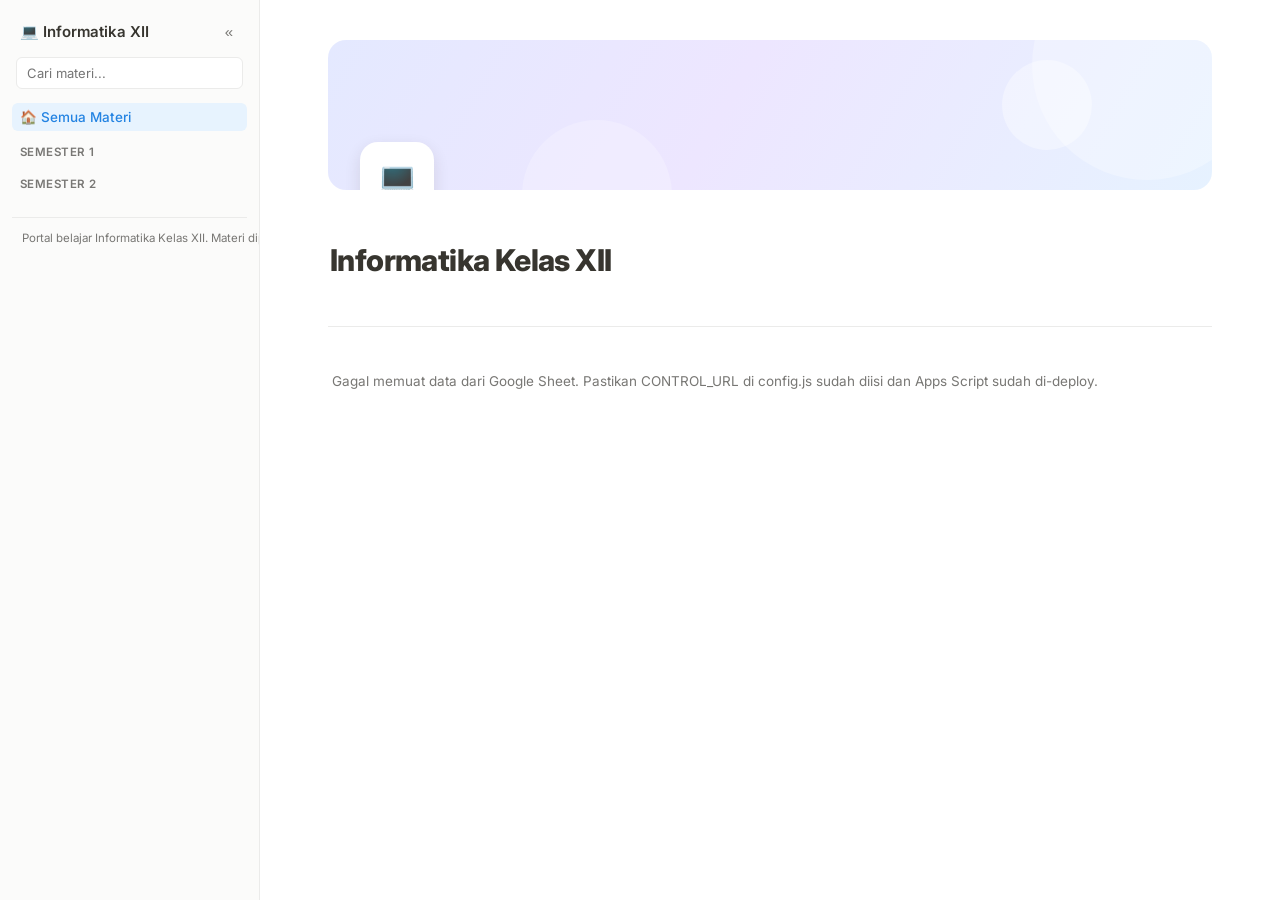
<file: index.html>
<!DOCTYPE html>
<html lang="id">
<head>
<meta charset="UTF-8">
<meta name="viewport" content="width=device-width, initial-scale=1.0">
<title>Informatika Kelas XII</title>
<link rel="preconnect" href="https://fonts.googleapis.com">
<link href="https://fonts.googleapis.com/css2?family=Inter:wght@400;500;600;700;800&display=swap" rel="stylesheet">
<script src="config.js"></script>
<style>
  :root{
    --bg: #FFFFFF;
    --bg-sidebar: #FBFBFA;
    --text: #37352F;
    --muted: #787774;
    --border: #EBEBEA;
    --hover: #F1F1EF;
    --accent: #2383E2;
    --accent-soft: #E7F3FE;
    --sidebar-w: 260px;
  }
  *{box-sizing:border-box;margin:0;padding:0}
  body{
    font-family:'Inter',ui-sans-serif,system-ui,sans-serif;
    background:var(--bg);
    color:var(--text);
    display:flex;
    min-height:100vh;
    font-size:15px;
  }

  /* ---------- SIDEBAR ---------- */
  #sidebar{
    width:var(--sidebar-w);
    flex-shrink:0;
    background:var(--bg-sidebar);
    border-right:1px solid var(--border);
    padding:14px 12px;
    position:sticky;
    top:0;
    height:100vh;
    overflow-y:auto;
    overflow-x:hidden;
    transition:width .16s ease, padding .16s ease;
    white-space:nowrap;
  }
  #sidebar.collapsed{width:0;padding-left:0;padding-right:0;border-right:none}
  #sidebar.collapsed *{opacity:0;pointer-events:none}

  .sidebar-top{display:flex;align-items:center;justify-content:space-between;padding:6px 8px 14px}
  .ws-title{display:flex;align-items:center;gap:8px;font-weight:600;font-size:15px}
  #collapse-btn{background:none;border:none;cursor:pointer;color:var(--muted);font-size:15px;padding:4px 6px;border-radius:5px;line-height:1}
  #collapse-btn:hover{background:var(--hover)}

  #open-sidebar-btn{
    display:none;position:fixed;top:16px;left:14px;z-index:15;
    background:#fff;border:1px solid var(--border);border-radius:6px;
    padding:7px 9px;font-size:14px;cursor:pointer;color:var(--muted);
    box-shadow:0 2px 6px rgba(0,0,0,.06);
  }
  #open-sidebar-btn.show{display:block}

  #cari-wrap{padding:0 4px 14px}
  #cari{
    width:100%;padding:7px 10px;border:1px solid var(--border);border-radius:6px;
    font-family:inherit;font-size:13px;background:#fff;color:var(--text);
  }
  #cari:focus{outline:none;border-color:var(--accent)}
  .nav-item{
    display:flex;align-items:center;gap:8px;padding:6px 8px;border-radius:6px;
    color:var(--muted);font-size:13.5px;cursor:pointer;font-weight:500;user-select:none;
  }
  .nav-item:hover{background:var(--hover)}
  .nav-item.active{background:var(--accent-soft);color:var(--accent)}
  .nav-section-label{
    font-size:11.5px;text-transform:uppercase;letter-spacing:.04em;color:var(--muted);
    padding:14px 8px 4px;font-weight:600;
  }
  .nav-sub{
    display:flex;align-items:center;gap:8px;
    padding:5px 8px;margin-left:18px;font-size:13px;color:var(--muted);
    border-radius:6px;cursor:pointer;
  }
  .nav-sub:hover{background:var(--hover)}
  .nav-sub.active{background:var(--accent-soft);color:var(--accent);font-weight:500}
  .kat-dot{width:7px;height:7px;border-radius:50%;flex-shrink:0}
  .sidebar-footer{
    margin-top:22px;padding:12px 10px;border-top:1px solid var(--border);
    font-size:11.5px;color:var(--muted);line-height:1.5;
  }

  /* ---------- MAIN ---------- */
  main{flex:1;max-width:980px;margin:0 auto;padding:40px 48px 100px;min-width:0}

  /* Hero banner */
  .hero{
    position:relative;
    height:150px;
    border-radius:18px;
    background:linear-gradient(120deg,#E4E9FF 0%,#EDE6FF 45%,#E6F2FF 100%);
    overflow:hidden;
    margin-bottom:52px;
  }
  .hero .blob{position:absolute;border-radius:50%;background:#fff;opacity:.28}
  .hero .blob.b1{width:230px;height:230px;top:-90px;right:-50px}
  .hero .blob.b2{width:150px;height:150px;bottom:-80px;left:22%;opacity:.22}
  .hero .blob.b3{width:90px;height:90px;top:20px;right:120px;opacity:.35}
  .hero-icon{
    position:absolute;bottom:-26px;left:32px;
    width:74px;height:74px;background:#fff;border-radius:18px;
    display:flex;align-items:center;justify-content:center;font-size:36px;
    box-shadow:0 6px 16px rgba(55,45,30,.12);
  }

  .title-block{margin-top:40px;padding-left:2px}
  h1{font-size:30px;font-weight:800;letter-spacing:-.02em}
  .page-meta{color:var(--muted);font-size:14px;margin-top:6px}

  .stats-row{display:flex;gap:8px;margin-top:18px;flex-wrap:wrap}
  .stat-pill{
    display:flex;align-items:center;gap:6px;background:var(--hover);
    padding:6px 13px;border-radius:20px;font-size:12.5px;color:var(--muted);font-weight:500;
  }
  .stat-pill b{color:var(--text);font-weight:700;font-size:13px}

  .divider{border:none;border-top:1px solid var(--border);margin:30px 0 30px}

  .semester-block{margin-bottom:36px}
  .semester-header{
    display:flex;align-items:center;gap:9px;padding:8px 4px;border-radius:6px;
    cursor:pointer;font-weight:700;font-size:16.5px;margin-bottom:16px;
  }
  .semester-header:hover{background:var(--hover)}
  .chevron{display:inline-block;transition:transform .15s;color:var(--muted);font-size:12px;width:14px}
  .semester-header.collapsed .chevron{transform:rotate(-90deg)}
  .semester-count{color:var(--muted);font-weight:400;font-size:13px}

  /* ---------- GALLERY CARDS ---------- */
  .gallery{display:grid;grid-template-columns:repeat(auto-fill,minmax(220px,1fr));gap:18px}
  .card{
    border:1px solid var(--border);border-radius:14px;overflow:hidden;
    text-decoration:none;color:var(--text);background:#fff;
    display:flex;flex-direction:column;transition:transform .15s, box-shadow .15s;
  }
  .card:hover{transform:translateY(-4px);box-shadow:0 10px 24px rgba(55,45,30,.10)}
  .card-image{width:100%;aspect-ratio:4/3;object-fit:cover;display:block;background:var(--hover)}
  .card-image-fallback{width:100%;aspect-ratio:4/3;display:flex;align-items:center;justify-content:center;font-size:42px}

  .card-body{padding:12px 14px 14px;display:flex;flex-direction:column;gap:7px}
  .card-title-row{display:flex;align-items:center;gap:7px}
  .card-icon{font-size:14px;flex-shrink:0}
  .card-title{
    font-size:13.5px;font-weight:700;overflow:hidden;text-overflow:ellipsis;
    white-space:nowrap;line-height:1.3;
  }
  .card-desc{
    font-size:12px;color:var(--muted);line-height:1.45;
    display:-webkit-box;-webkit-line-clamp:2;-webkit-box-orient:vertical;overflow:hidden;
    min-height:2.6em;
  }
  .card-pill{
    align-self:flex-start;font-size:10.5px;font-weight:700;text-transform:uppercase;
    letter-spacing:.03em;padding:3px 10px;border-radius:20px;
  }

  .skeleton-card{
    aspect-ratio:4/3;border-radius:14px;
    background:linear-gradient(90deg,#F1F1EF 25%,#E9E9E7 37%,#F1F1EF 63%);
    background-size:400% 100%;animation:shimmer 1.4s ease infinite;
    border:1px solid var(--border);
  }
  @keyframes shimmer{0%{background-position:100% 0}100%{background-position:0 0}}

  .kosong{color:var(--muted);font-size:13.5px;padding:16px 4px}

  #menu-btn{display:none}
  @media (max-width:820px){
    #sidebar{
      position:fixed;left:-280px;z-index:20;width:260px;
      transition:left .18s;box-shadow:0 0 0 2000px rgba(0,0,0,0);
    }
    #sidebar.open{left:0;box-shadow:0 0 0 2000px rgba(0,0,0,.25)}
    #sidebar.open *{opacity:1;pointer-events:auto}
    #sidebar.collapsed{width:260px;padding:14px 12px}
    #collapse-btn{display:none}
    #open-sidebar-btn{display:none !important}
    #menu-btn{
      display:flex;align-items:center;gap:6px;position:fixed;top:14px;left:14px;z-index:10;
      background:#fff;border:1px solid var(--border);border-radius:6px;
      padding:7px 10px;font-size:13px;cursor:pointer;font-family:inherit;
    }
    main{padding:70px 20px 80px}
    .hero{height:120px}
    .gallery{grid-template-columns:repeat(auto-fill,minmax(150px,1fr))}
  }
</style>
</head>
<body>

<button id="menu-btn" onclick="document.getElementById('sidebar').classList.toggle('open')">☰ Menu</button>
<button id="open-sidebar-btn" onclick="bukaSidebar()">☰</button>

<nav id="sidebar">
  <div class="sidebar-top">
    <div class="ws-title">💻 Informatika XII</div>
    <button id="collapse-btn" onclick="tutupSidebar()" title="Tutup sidebar">«</button>
  </div>
  <div id="cari-wrap">
    <input id="cari" type="text" placeholder="Cari materi...">
  </div>
  <div class="nav-item active" data-filter="semua">🏠 Semua Materi</div>

  <div class="nav-section-label">Semester 1</div>
  <div id="nav-s1"></div>

  <div class="nav-section-label">Semester 2</div>
  <div id="nav-s2"></div>

  <div class="sidebar-footer">Portal belajar Informatika Kelas XII. Materi diperbarui berkala oleh guru.</div>
</nav>

<main>
  <div class="hero">
    <div class="blob b1"></div>
    <div class="blob b2"></div>
    <div class="blob b3"></div>
    <div class="hero-icon">💻</div>
  </div>

  <div class="title-block">
    <h1>Informatika Kelas XII</h1>
    <div class="stats-row" id="stats-row"></div>
  </div>

  <hr class="divider">

  <div id="konten">
    <div class="gallery">
      <div class="skeleton-card"></div><div class="skeleton-card"></div><div class="skeleton-card"></div>
      <div class="skeleton-card"></div><div class="skeleton-card"></div><div class="skeleton-card"></div>
    </div>
  </div>
</main>

<script>
let semuaModul = [];
let filterAktif = 'semua';
let kategoriAktif = null;
let collapsedState = {};

const GRADIENTS = [
  'linear-gradient(135deg,#FDE9C8,#FBCFE8)',
  'linear-gradient(135deg,#D7F2E3,#BAE6C9)',
  'linear-gradient(135deg,#DDEBFF,#C7DDFF)',
  'linear-gradient(135deg,#FFE8D6,#FFD3B0)',
  'linear-gradient(135deg,#E9E3FF,#D6CCFF)',
  'linear-gradient(135deg,#FFE0E8,#FFC2D1)'
];

const PALETTE = [
  {bg:'#FEF3E2', text:'#B45309', dot:'#F59E0B'},
  {bg:'#E6F7EE', text:'#047857', dot:'#10B981'},
  {bg:'#E8F1FF', text:'#1D4ED8', dot:'#3B82F6'},
  {bg:'#FDE8F0', text:'#BE185D', dot:'#EC4899'},
  {bg:'#F1ECFF', text:'#6D28D9', dot:'#8B5CF6'},
  {bg:'#FFEEE0', text:'#C2410C', dot:'#F97316'}
];

function warnaKategori(kat){
  let hash = 0;
  for(let i=0;i<(kat||'').length;i++) hash = kat.charCodeAt(i) + ((hash<<5)-hash);
  return PALETTE[Math.abs(hash) % PALETTE.length];
}

function tutupSidebar(){
  document.getElementById('sidebar').classList.add('collapsed');
  document.getElementById('open-sidebar-btn').classList.add('show');
  localStorage.setItem('sidebarCollapsedXII', '1');
}
function bukaSidebar(){
  document.getElementById('sidebar').classList.remove('collapsed');
  document.getElementById('open-sidebar-btn').classList.remove('show');
  localStorage.setItem('sidebarCollapsedXII', '0');
}
if(localStorage.getItem('sidebarCollapsedXII') === '1' && window.innerWidth > 820){
  tutupSidebar();
}

async function muatData(){
  try{
    const res = await fetch(CONTROL_URL + '?t=' + Date.now());
    const semuaBaris = await res.json();
    semuaModul = semuaBaris.filter(m => m.tampilkan === true);
    buatNavKategori();
    buatStats();
    render();
  }catch(err){
    document.getElementById('konten').innerHTML =
      '<p class="kosong">Gagal memuat data dari Google Sheet. Pastikan CONTROL_URL di config.js sudah diisi dan Apps Script sudah di-deploy.</p>';
    console.error(err);
  }
}

function buatStats(){
  const s1 = semuaModul.filter(m=>m.semester==='1').length;
  const s2 = semuaModul.filter(m=>m.semester==='2').length;
  const kategori = new Set(semuaModul.map(m=>m.category)).size;

  document.getElementById('stats-row').innerHTML = `
    <div class="stat-pill">📚 <b>${semuaModul.length}</b> materi</div>
    <div class="stat-pill">🧩 <b>${kategori}</b> kategori</div>
    <div class="stat-pill">📗 Semester 1: <b>${s1}</b></div>
    <div class="stat-pill">📘 Semester 2: <b>${s2}</b></div>
  `;
}

function buatNavKategori(){
  const kategoriS1 = [...new Set(semuaModul.filter(m=>m.semester==='1').map(m=>m.category))];
  const kategoriS2 = [...new Set(semuaModul.filter(m=>m.semester==='2').map(m=>m.category))];

  const buatItem = (k, sem) => {
    const w = warnaKategori(k);
    return `<div class="nav-sub" data-sem="${sem}" data-kat="${k}"><span class="kat-dot" style="background:${w.dot}"></span>${k}</div>`;
  };

  document.getElementById('nav-s1').innerHTML = kategoriS1.map(k => buatItem(k,'1')).join('')
    || '<div class="nav-sub" style="opacity:.5">Belum ada materi</div>';

  document.getElementById('nav-s2').innerHTML = kategoriS2.map(k => buatItem(k,'2')).join('')
    || '<div class="nav-sub" style="opacity:.5">Belum ada materi</div>';

  document.querySelectorAll('.nav-sub').forEach(el=>{
    el.onclick = ()=>{
      filterAktif = el.dataset.sem;
      kategoriAktif = el.dataset.kat;
      setActiveNav(el);
      render();
    };
  });

  document.querySelector('.nav-item[data-filter="semua"]').onclick = (e)=>{
    filterAktif = 'semua';
    kategoriAktif = null;
    setActiveNav(e.currentTarget);
    render();
  };
}

function setActiveNav(el){
  document.querySelectorAll('.nav-item, .nav-sub').forEach(n=>n.classList.remove('active'));
  el.classList.add('active');
  if(window.innerWidth<=820) document.getElementById('sidebar').classList.remove('open');
}

function render(){
  const kataKunci = document.getElementById('cari').value.toLowerCase();

  const cocok = (m) => {
    const cocokSem = filterAktif==='semua' || m.semester===filterAktif;
    const cocokKat = !kategoriAktif || m.category===kategoriAktif;
    const cocokCari = m.title.toLowerCase().includes(kataKunci) || (m.description||'').toLowerCase().includes(kataKunci);
    return cocokSem && cocokKat && cocokCari;
  };

  const hasil = semuaModul.filter(cocok);
  const grup1 = hasil.filter(m=>m.semester==='1');
  const grup2 = hasil.filter(m=>m.semester==='2');

  let html = '';
  html += buatBlokSemester('1', 'Semester 1', grup1, '📗');
  html += buatBlokSemester('2', 'Semester 2', grup2, '📘');

  if(hasil.length===0){
    html = '<p class="kosong">Tidak ada materi yang cocok dengan pencarian.</p>';
  }

  document.getElementById('konten').innerHTML = html;

  document.querySelectorAll('.semester-header').forEach(h=>{
    h.onclick = ()=>{
      const key = h.dataset.sem;
      collapsedState[key] = !collapsedState[key];
      render();
    };
  });
}

function buatKartu(m, idx){
  const gradien = GRADIENTS[idx % GRADIENTS.length];
  const gambar = (m.image || '').trim();
  const warna = warnaKategori(m.category);

  const gambarHtml = gambar
    ? `<img class="card-image" src="${gambar}" alt="${m.title}" loading="lazy"
         onerror="this.outerHTML='<div class=&quot;card-image-fallback&quot; style=&quot;background:${gradien}&quot;>${m.icon || '📄'}</div>'">`
    : `<div class="card-image-fallback" style="background:${gradien}">${m.icon || '📄'}</div>`;

  return `
    <a class="card" href="${m.file}" target="_blank" rel="noopener">
      ${gambarHtml}
      <div class="card-body">
        <div class="card-title-row">
          <span class="card-icon">${m.icon || '📄'}</span>
          <span class="card-title">${m.title}</span>
        </div>
        <p class="card-desc">${m.description || ''}</p>
        <span class="card-pill" style="background:${warna.bg};color:${warna.text}">${m.category || ''}</span>
      </div>
    </a>
  `;
}

function buatBlokSemester(kode, label, daftar, emoji){
  if(filterAktif!=='semua' && filterAktif!==kode) return '';
  const collapsed = collapsedState[kode] ? 'collapsed' : '';
  const kartu = daftar.length
    ? `<div class="gallery">${daftar.map((m,i)=>buatKartu(m,i)).join('')}</div>`
    : '<p class="kosong">Belum ada materi di semester ini.</p>';

  return `
    <div class="semester-block">
      <div class="semester-header ${collapsed}" data-sem="${kode}">
        <span class="chevron">▾</span>
        <span>${emoji} ${label}</span>
        <span class="semester-count">${daftar.length} materi</span>
      </div>
      <div style="${collapsedState[kode] ? 'display:none' : ''}">
        ${kartu}
      </div>
    </div>
  `;
}

document.getElementById('cari').addEventListener('input', render);
muatData();
</script>

</body>
</html>
</file>
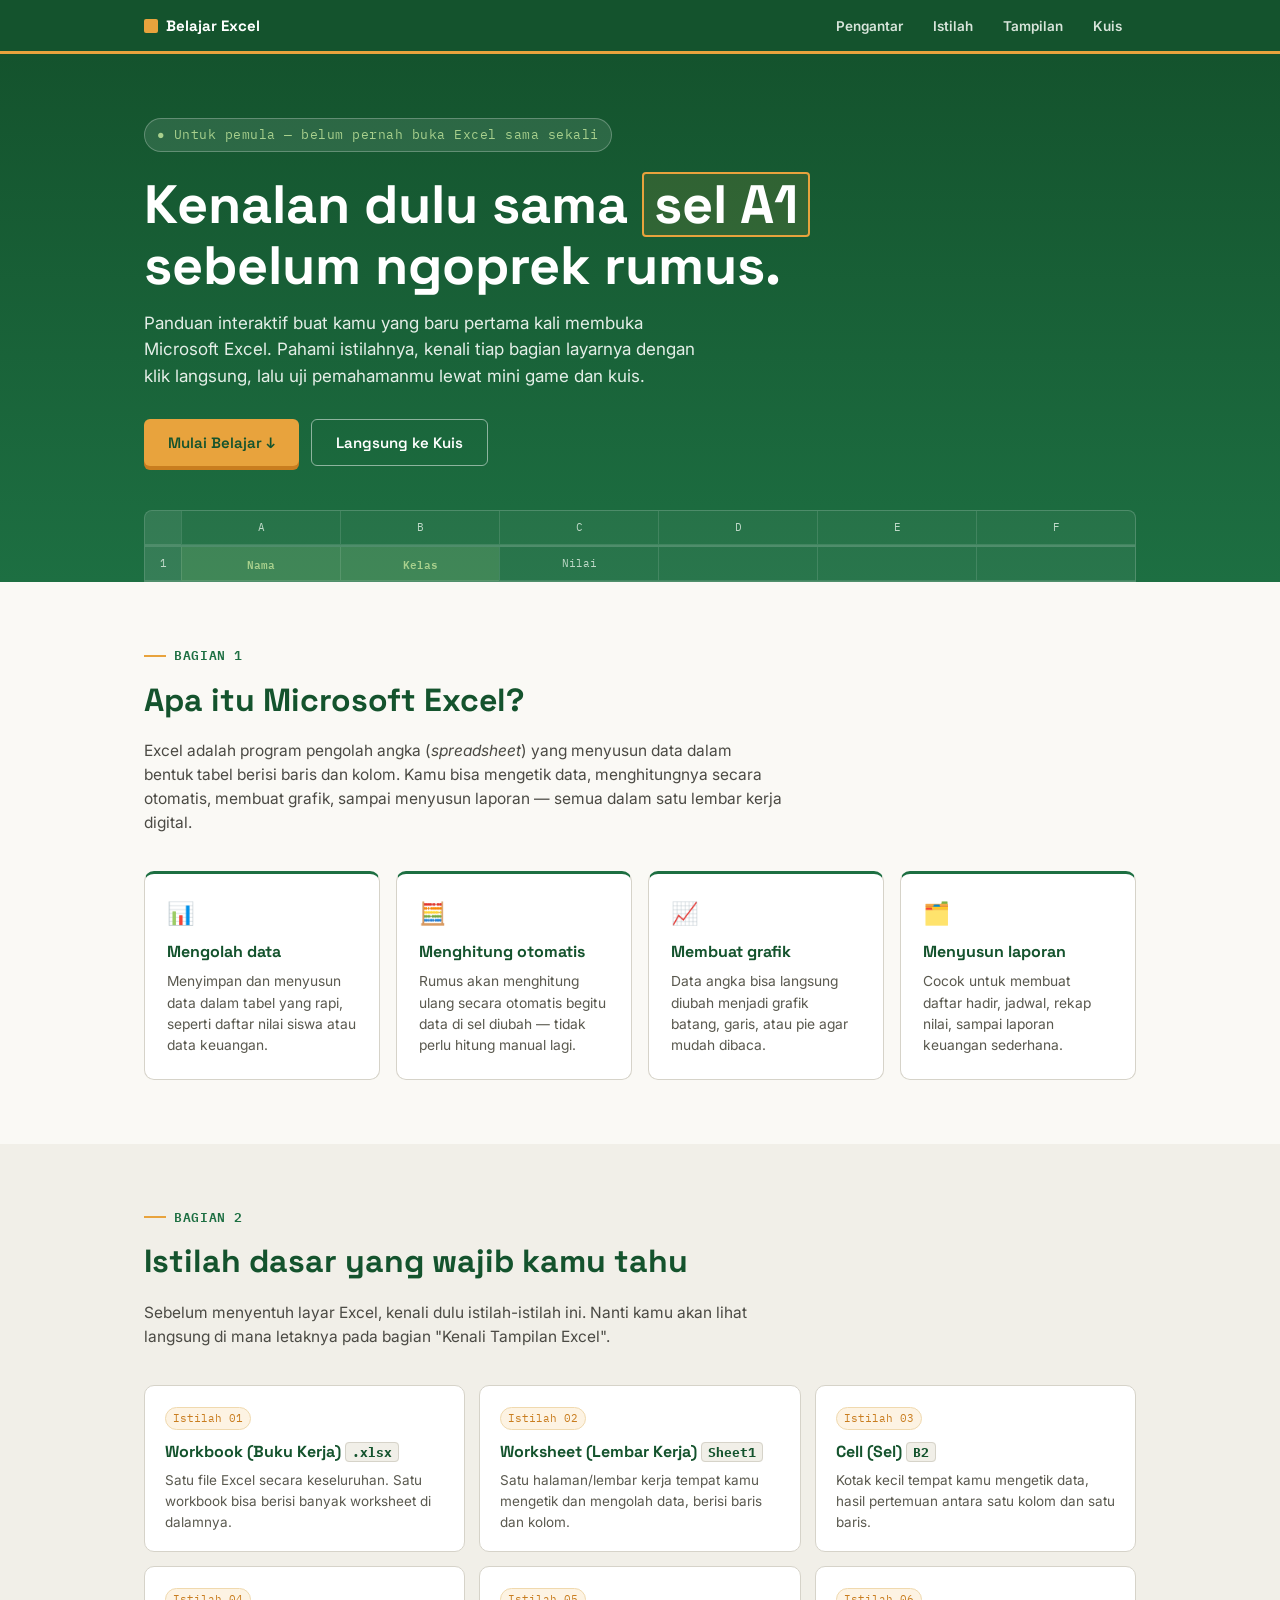
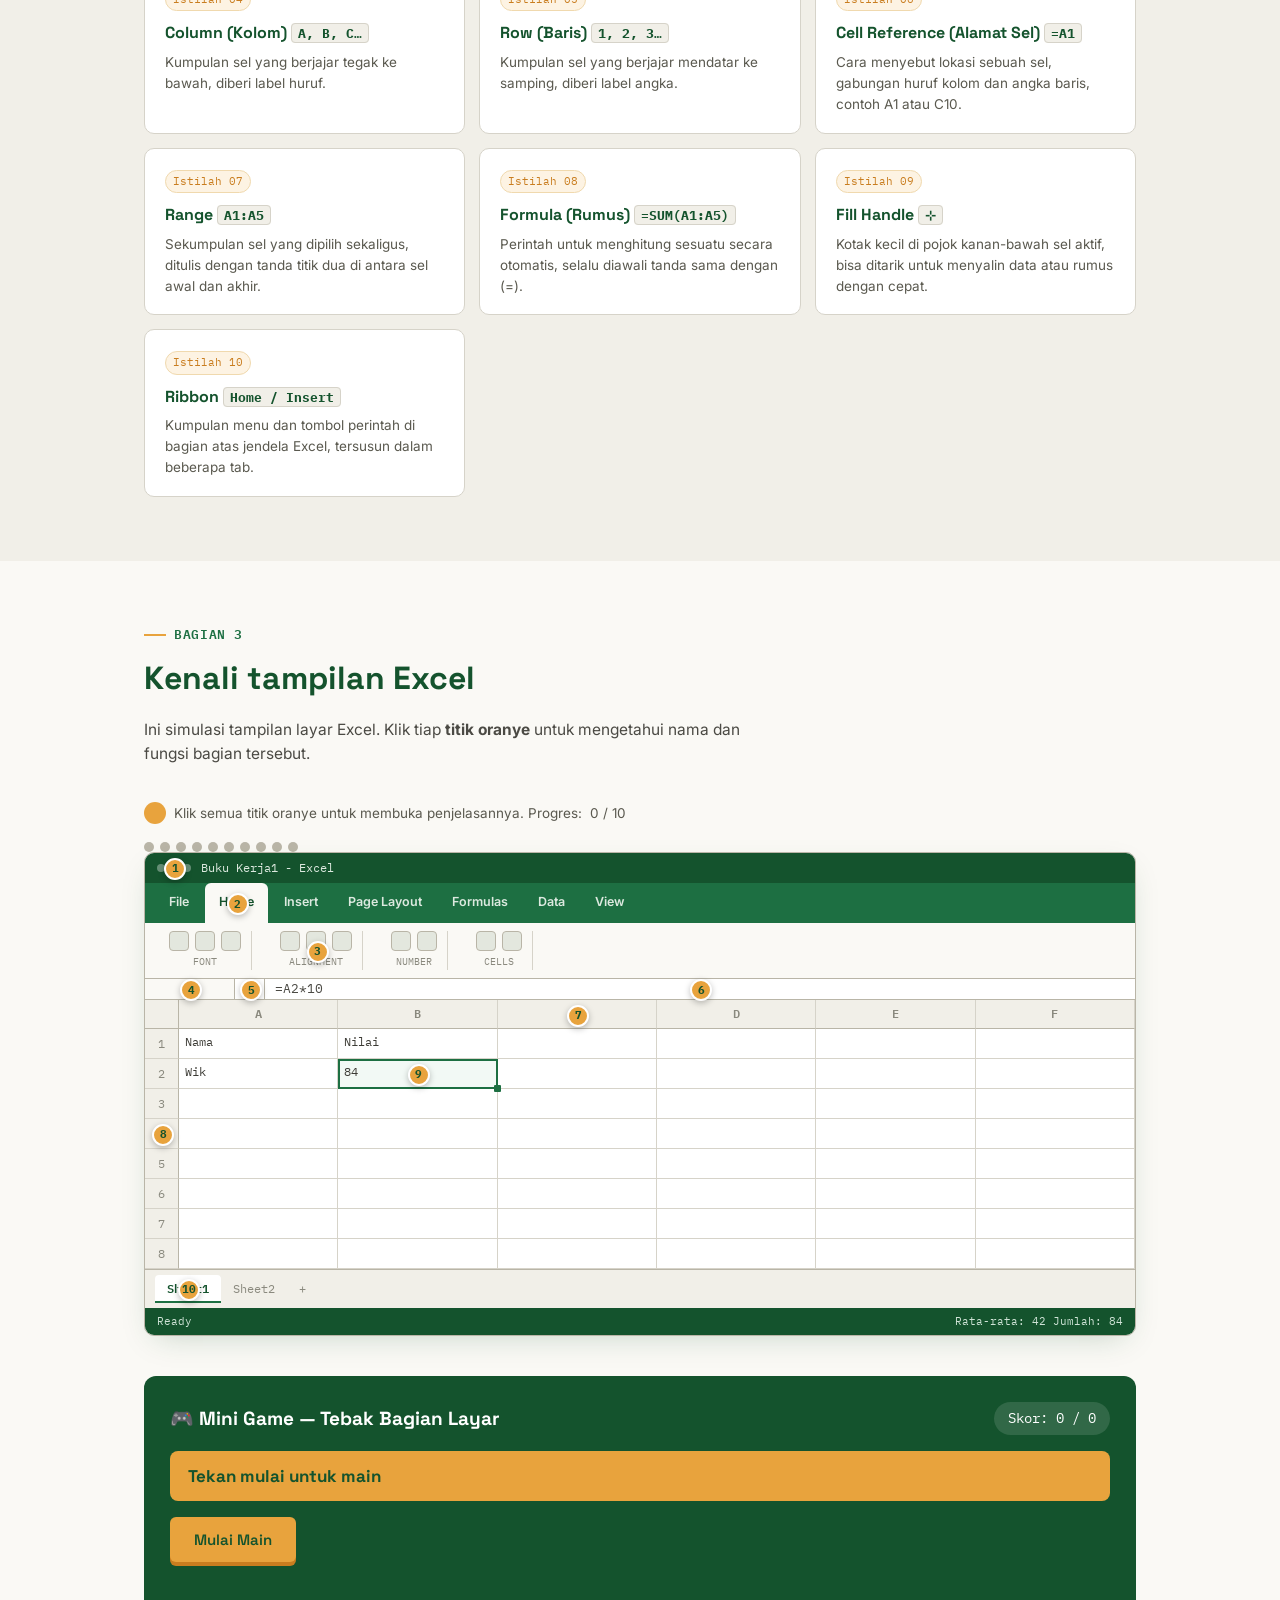
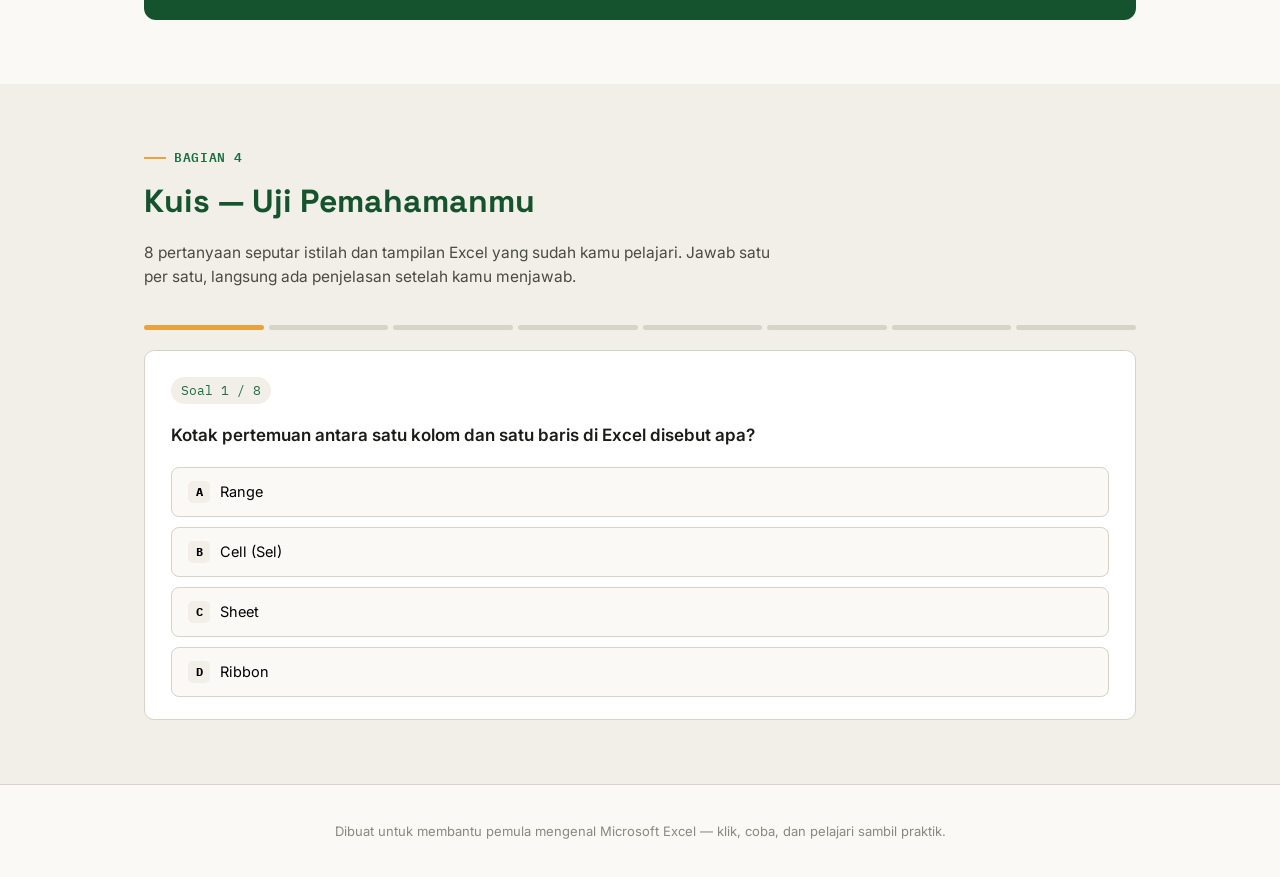
<file: modules/belajar-excel.html>
<!DOCTYPE html>
<html lang="id">
<head>
<meta charset="UTF-8">
<meta name="viewport" content="width=device-width, initial-scale=1.0">
<title>Belajar Excel dari Nol</title>
<link rel="preconnect" href="https://fonts.googleapis.com">
<link href="https://fonts.googleapis.com/css2?family=Space+Grotesk:wght@500;600;700&family=IBM+Plex+Mono:wght@400;500;600&family=Inter:wght@400;500;600;700&display=swap" rel="stylesheet">
<style>
  :root{
    --green-deep:#14532D;
    --green:#1D6F42;
    --green-bright:#2E9E5B;
    --lime:#A8D08D;
    --amber:#E8A33D;
    --amber-deep:#C97D1F;
    --ink:#1B1B18;
    --paper:#FAF9F5;
    --paper-dim:#F1EFE8;
    --grid-line:#D6D3C9;
    --grid-line-strong:#B9B5A7;
    --white:#ffffff;
    --danger:#C74B3F;
  }
  *{box-sizing:border-box; margin:0; padding:0;}
  html{scroll-behavior:smooth;}
  body{
    font-family:'Inter', sans-serif;
    background:var(--paper);
    color:var(--ink);
    line-height:1.55;
    -webkit-font-smoothing:antialiased;
  }
  h1,h2,h3,.disp{font-family:'Space Grotesk', sans-serif;}
  .mono{font-family:'IBM Plex Mono', monospace;}
  a{color:inherit;}
  img,svg{display:block;}
  .wrap{max-width:1040px; margin:0 auto; padding:0 24px;}

  /* ---------- NAV ---------- */
  nav.topnav{
    position:sticky; top:0; z-index:50;
    background:var(--green-deep);
    border-bottom:3px solid var(--amber);
  }
  nav.topnav .wrap{display:flex; align-items:center; gap:4px; overflow-x:auto; padding-top:0; padding-bottom:0;}
  .brand{
    color:var(--white); font-family:'Space Grotesk',sans-serif; font-weight:700;
    font-size:15px; padding:14px 18px 14px 0; white-space:nowrap; display:flex; align-items:center; gap:8px;
  }
  .brand .sq{width:14px; height:14px; background:var(--amber); border-radius:2px; display:inline-block;}
  nav.topnav .links{display:flex; gap:2px; margin-left:auto;}
  nav.topnav .links button{
    color:#D7E4DA; text-decoration:none; font-size:13.5px; font-weight:600; font-family:inherit;
    padding:16px 14px; white-space:nowrap; border-bottom:3px solid transparent; margin-bottom:-3px;
    transition:.15s; background:none; border-top:none; border-left:none; border-right:none; cursor:pointer;
  }
  nav.topnav .links button:hover{color:var(--white); border-color:var(--lime);}

  /* ---------- HERO ---------- */
  .hero{
    background:
      linear-gradient(180deg, var(--green-deep) 0%, var(--green) 100%);
    color:var(--white);
    padding:64px 0 0 0;
    position:relative;
    overflow:hidden;
  }
  .hero .wrap{position:relative; z-index:2; padding-bottom:0;}
  .eyebrow{
    display:inline-flex; align-items:center; gap:8px;
    font-family:'IBM Plex Mono',monospace; font-size:12.5px; letter-spacing:.04em;
    background:rgba(255,255,255,.1); border:1px solid rgba(255,255,255,.25);
    padding:6px 12px; border-radius:20px; color:var(--lime);
  }
  .hero h1{
    font-size:clamp(32px,5.4vw,54px); line-height:1.06; margin:20px 0 16px; font-weight:700;
    max-width:780px;
  }
  .hero h1 .cellbox{
    display:inline-block; border:2.5px solid var(--amber); padding:2px 10px; border-radius:4px;
    background:rgba(232,163,61,.12);
  }
  .hero p.lead{max-width:560px; font-size:17px; color:#E4EEE7; margin-bottom:30px;}
  .hero .cta-row{display:flex; gap:12px; flex-wrap:wrap; padding-bottom:44px;}
  .btn{
    font-family:'Space Grotesk',sans-serif; font-weight:600; font-size:15px;
    padding:13px 24px; border-radius:6px; border:none; cursor:pointer;
    text-decoration:none; display:inline-flex; align-items:center; gap:8px;
    transition:transform .12s ease, box-shadow .12s ease;
  }
  .btn:active{transform:translateY(1px);}
  .btn-primary{background:var(--amber); color:var(--green-deep); box-shadow:0 4px 0 var(--amber-deep);}
  .btn-primary:hover{box-shadow:0 5px 0 var(--amber-deep); transform:translateY(-1px);}
  .btn-ghost{background:transparent; color:var(--white); border:1.5px solid rgba(255,255,255,.5);}
  .btn-ghost:hover{border-color:var(--white); background:rgba(255,255,255,.08);}

  /* hero mini sheet strip */
  .heroStrip{
    display:grid; grid-template-columns:36px repeat(6,1fr);
    border:1px solid rgba(255,255,255,.18); border-radius:8px 8px 0 0; overflow:hidden;
    background:rgba(255,255,255,.05);
  }
  .heroStrip .hc{
    font-family:'IBM Plex Mono',monospace; font-size:11px; text-align:center; padding:8px 4px;
    color:#BFD9C8; border-left:1px solid rgba(255,255,255,.12); border-bottom:1px solid rgba(255,255,255,.12);
  }
  .heroStrip .hc:first-child{border-left:none; background:rgba(255,255,255,.06);}
  .heroStrip .filled{background:rgba(168,208,141,.18); color:var(--lime); font-weight:600;}

  /* ---------- SECTION SHARED ---------- */
  section{padding:64px 0;}
  .kicker{
    font-family:'IBM Plex Mono',monospace; font-size:12.5px; color:var(--green);
    letter-spacing:.05em; text-transform:uppercase; font-weight:600; margin-bottom:10px;
    display:flex; align-items:center; gap:8px;
  }
  .kicker::before{content:''; width:22px; height:2px; background:var(--amber); display:inline-block;}
  h2.sectitle{font-size:clamp(24px,3.4vw,32px); margin-bottom:14px; color:var(--green-deep);}
  p.sectdesc{max-width:640px; color:#4B4A44; font-size:15.5px; margin-bottom:36px;}

  /* ---------- INTRO CARDS ---------- */
  .cardgrid{display:grid; grid-template-columns:repeat(auto-fit,minmax(220px,1fr)); gap:16px;}
  .card{
    background:var(--white); border:1px solid var(--grid-line); border-radius:10px; padding:22px;
    border-top:3px solid var(--green);
  }
  .card .ic{font-size:22px; margin-bottom:10px;}
  .card h3{font-size:16px; margin-bottom:6px; color:var(--green-deep);}
  .card p{font-size:13.8px; color:#5A594F;}

  /* ---------- TERM GLOSSARY ---------- */
  .termgrid{display:grid; grid-template-columns:repeat(auto-fit,minmax(260px,1fr)); gap:14px;}
  .term{
    background:var(--white); border:1px solid var(--grid-line); border-radius:10px;
    padding:18px 20px; position:relative; cursor:default;
  }
  .term .tnum{
    font-family:'IBM Plex Mono',monospace; font-size:11px; color:var(--amber-deep);
    background:#FDF3E3; border:1px solid #F0D9AE; padding:2px 7px; border-radius:20px;
    display:inline-block; margin-bottom:10px;
  }
  .term h3{font-size:16px; color:var(--green-deep); margin-bottom:6px;}
  .term p{font-size:13.5px; color:#5A594F;}
  .term code{
    font-family:'IBM Plex Mono',monospace; background:var(--paper-dim); border:1px solid var(--grid-line);
    padding:1px 6px; border-radius:4px; font-size:12.5px; color:var(--green-deep);
  }

  /* ---------- EXCEL MOCK ---------- */
  .mockWrap{
    background:var(--white); border:1px solid var(--grid-line-strong); border-radius:10px;
    overflow:hidden; box-shadow:0 10px 30px -12px rgba(20,83,45,.25);
    user-select:none;
    position:relative;
  }
  .qat{
    display:flex; align-items:center; gap:10px; background:var(--green-deep); color:#DCE9DF;
    font-family:'IBM Plex Mono',monospace; font-size:11.5px; padding:6px 12px; position:relative;
  }
  .qat .dots{display:flex; gap:5px;}
  .qat .dots span{width:8px; height:8px; border-radius:50%; background:rgba(255,255,255,.35);}
  .ribbonTabs{
    display:flex; gap:2px; background:var(--green); padding:0 10px; position:relative;
  }
  .ribbonTabs .rt{
    font-size:12.5px; font-weight:600; color:#DCE9DF; padding:9px 14px; cursor:pointer;
    border-bottom:3px solid transparent;
  }
  .ribbonTabs .rt.active{background:var(--paper); color:var(--green-deep); border-radius:6px 6px 0 0;}
  .ribbonBar{
    background:var(--paper); border-bottom:1px solid var(--grid-line-strong);
    display:flex; gap:18px; padding:8px 14px; position:relative; flex-wrap:wrap;
  }
  .ribbonGroup{display:flex; flex-direction:column; align-items:center; gap:4px; padding:0 10px; border-right:1px solid var(--grid-line);}
  .ribbonGroup .icons{display:flex; gap:6px;}
  .micon{width:20px; height:20px; border-radius:4px; background:#E3E7DE; border:1px solid var(--grid-line-strong);}
  .ribbonGroup .glabel{font-size:9.5px; color:#8A897E; font-family:'IBM Plex Mono',monospace;}

  .formulaRow{
    display:flex; align-items:stretch; border-bottom:1px solid var(--grid-line-strong); position:relative;
  }
  .nameBox{
    width:90px; font-family:'IBM Plex Mono',monospace; font-size:12.5px; font-weight:600;
    display:flex; align-items:center; justify-content:center; border-right:1px solid var(--grid-line-strong);
    color:var(--green-deep); background:var(--paper);
  }
  .fx{width:30px; display:flex; align-items:center; justify-content:center; font-style:italic; font-size:13px; color:var(--green); border-right:1px solid var(--grid-line-strong);}
  .fbar{flex:1; font-family:'IBM Plex Mono',monospace; font-size:12.5px; display:flex; align-items:center; padding:0 10px; color:#4B4A44;}

  .sheetGrid{
    display:grid; grid-template-columns:34px repeat(6,1fr);
    position:relative;
  }
  .colhead{
    background:var(--paper-dim); text-align:center; font-size:11.5px; font-weight:600; color:#8A897E;
    padding:5px 0; border-bottom:1px solid var(--grid-line-strong); border-right:1px solid var(--grid-line);
    font-family:'IBM Plex Mono',monospace; position:relative;
  }
  .corner{background:var(--paper-dim); border-bottom:1px solid var(--grid-line-strong); border-right:1px solid var(--grid-line-strong);}
  .rowhead{
    background:var(--paper-dim); text-align:center; font-size:11.5px; color:#8A897E;
    border-right:1px solid var(--grid-line-strong); border-bottom:1px solid var(--grid-line);
    font-family:'IBM Plex Mono',monospace; display:flex; align-items:center; justify-content:center;
    position:relative;
  }
  .cell{
    border-right:1px solid var(--grid-line); border-bottom:1px solid var(--grid-line);
    min-height:30px; position:relative; font-size:12px; padding:4px 6px; color:#3c3b35;
    font-family:'IBM Plex Mono',monospace;
  }
  .cell.active{
    outline:2px solid var(--green); outline-offset:-2px; background:rgba(46,158,91,.06); z-index:2;
  }
  .fillhandle{
    position:absolute; width:7px; height:7px; background:var(--green); right:-4px; bottom:-4px; border-radius:1px; z-index:3;
  }
  .sheetTabsRow{
    display:flex; align-items:center; gap:0; background:var(--paper-dim); border-top:1px solid var(--grid-line-strong);
    padding:5px 10px; position:relative;
  }
  .sheetTab{
    font-family:'IBM Plex Mono',monospace; font-size:11.5px; padding:5px 12px; border-radius:4px 4px 0 0;
    color:#8A897E;
  }
  .sheetTab.active{background:var(--white); color:var(--green-deep); font-weight:600; box-shadow:0 -2px 0 var(--green) inset;}
  .statusBar{
    background:var(--green-deep); color:#CFE3D6; font-family:'IBM Plex Mono',monospace; font-size:11px;
    display:flex; justify-content:space-between; padding:5px 12px; position:relative;
  }

  /* hotspot markers */
  .hot{
    position:absolute; width:22px; height:22px; border-radius:50%;
    background:var(--amber); color:var(--green-deep); font-family:'IBM Plex Mono',monospace;
    font-weight:700; font-size:11px; display:flex; align-items:center; justify-content:center;
    cursor:pointer; border:2px solid var(--white); box-shadow:0 2px 6px rgba(0,0,0,.25);
    transform:translate(-50%,-50%); z-index:10; transition:transform .12s;
    animation:pulse 2.2s infinite;
  }
  .hot:hover{transform:translate(-50%,-50%) scale(1.18); animation:none;}
  .hot.done{background:var(--lime); animation:none;}
  @keyframes pulse{
    0%,100%{box-shadow:0 2px 6px rgba(0,0,0,.25), 0 0 0 0 rgba(232,163,61,.5);}
    50%{box-shadow:0 2px 6px rgba(0,0,0,.25), 0 0 0 6px rgba(232,163,61,0);}
  }

  .infoPanel{
    margin-top:16px; background:var(--white); border:1px solid var(--grid-line); border-left:5px solid var(--green);
    border-radius:8px; padding:16px 18px; display:none; animation:fadein .18s ease;
  }
  .infoPanel.show{display:block;}
  @keyframes fadein{from{opacity:0; transform:translateY(4px);} to{opacity:1; transform:translateY(0);}}
  .infoPanel .ip-title{font-family:'Space Grotesk',sans-serif; font-weight:700; color:var(--green-deep); font-size:16px; margin-bottom:6px; display:flex; align-items:center; gap:8px;}
  .infoPanel .ip-badge{font-family:'IBM Plex Mono',monospace; font-size:11px; background:var(--paper-dim); border:1px solid var(--grid-line); padding:2px 8px; border-radius:20px; color:#5A594F;}
  .infoPanel p{font-size:14px; color:#4B4A44;}

  .explorehint{font-size:13.5px; color:#5A594F; margin-bottom:16px; display:flex; align-items:center; gap:8px;}
  .explorehint .dot{width:22px; height:22px; border-radius:50%; background:var(--amber); flex-shrink:0; display:inline-block;}

  .progressline{display:flex; gap:6px; margin:18px 0 0;}
  .progressline .pdot{width:10px; height:10px; border-radius:50%; background:var(--grid-line-strong);}
  .progressline .pdot.on{background:var(--green);}

  /* ---------- GAME "Tebak Bagian" ---------- */
  .gamebox{
    background:var(--green-deep); border-radius:12px; padding:26px; color:var(--white); margin-top:40px;
  }
  .gamebox .gtop{display:flex; justify-content:space-between; align-items:center; flex-wrap:wrap; gap:10px; margin-bottom:16px;}
  .gamebox h3{font-size:19px;}
  .score{font-family:'IBM Plex Mono',monospace; background:rgba(255,255,255,.12); padding:6px 14px; border-radius:20px; font-size:13.5px;}
  .prompt{
    background:var(--amber); color:var(--green-deep); font-family:'Space Grotesk',sans-serif; font-weight:700;
    font-size:17px; padding:12px 18px; border-radius:8px; margin-bottom:16px; display:flex; align-items:center; gap:10px;
  }
  .feedback{font-family:'IBM Plex Mono',monospace; font-size:13.5px; min-height:20px; margin-top:12px;}
  .feedback.ok{color:var(--lime);}
  .feedback.bad{color:#F2A79A;}
  .shake{animation:shakeAnim .3s;}
  @keyframes shakeAnim{
    0%,100%{transform:translate(-50%,-50%);}
    25%{transform:translate(-58%,-50%);}
    75%{transform:translate(-42%,-50%);}
  }

  /* ---------- QUIZ ---------- */
  .quizCard{
    background:var(--white); border:1px solid var(--grid-line); border-radius:10px; padding:26px 26px 22px;
    margin-bottom:0;
  }
  .qhead{display:flex; justify-content:space-between; align-items:center; margin-bottom:18px;}
  .qhead .qnum{font-family:'IBM Plex Mono',monospace; font-size:12.5px; color:var(--green); background:var(--paper-dim); padding:4px 10px; border-radius:20px;}
  .qtext{font-size:17px; font-weight:600; margin-bottom:18px; color:var(--ink);}
  .options{display:flex; flex-direction:column; gap:10px;}
  .opt{
    text-align:left; background:var(--paper); border:1.5px solid var(--grid-line); border-radius:8px;
    padding:13px 16px; font-size:14.5px; cursor:pointer; transition:.12s; font-family:'Inter',sans-serif;
    display:flex; align-items:center; gap:10px;
  }
  .opt:hover{border-color:var(--green);}
  .opt .oletter{
    font-family:'IBM Plex Mono',monospace; font-weight:700; font-size:12px; width:22px; height:22px;
    border-radius:5px; background:var(--paper-dim); display:flex; align-items:center; justify-content:center; flex-shrink:0;
  }
  .opt.correct{background:#E9F6EC; border-color:var(--green); color:var(--green-deep);}
  .opt.correct .oletter{background:var(--green); color:#fff;}
  .opt.wrong{background:#FCEBE8; border-color:var(--danger); color:#7A2C22;}
  .opt.wrong .oletter{background:var(--danger); color:#fff;}
  .opt.disabled{cursor:default; pointer-events:none;}
  .qfeedback{font-size:13.5px; margin-top:14px; padding:10px 14px; border-radius:6px; display:none;}
  .qfeedback.show{display:block;}
  .qfeedback.ok{background:#E9F6EC; color:var(--green-deep);}
  .qfeedback.bad{background:#FCEBE8; color:#7A2C22;}
  .nextBtn{margin-top:16px; display:none;}
  .nextBtn.show{display:inline-flex;}

  .quizProgress{display:flex; gap:5px; margin-bottom:20px;}
  .quizProgress .qp{flex:1; height:5px; border-radius:3px; background:var(--grid-line);}
  .quizProgress .qp.done{background:var(--green);}
  .quizProgress .qp.current{background:var(--amber);}

  .resultCard{
    background:var(--green-deep); color:var(--white); border-radius:12px; padding:40px 30px; text-align:center;
    display:none;
  }
  .resultCard.show{display:block;}
  .resultCard .bignum{font-family:'Space Grotesk',sans-serif; font-size:56px; font-weight:700; color:var(--amber);}
  .resultCard p{color:#DCE9DF; margin:10px 0 22px; font-size:15px;}

  footer{padding:36px 0; text-align:center; color:#8A897E; font-size:13px; border-top:1px solid var(--grid-line);}

  @media(max-width:640px){
    .ribbonBar{gap:10px;}
    .ribbonGroup{padding:0 6px;}
    .nameBox{width:64px; font-size:11px;}
    .hero{padding-top:44px;}
    section{padding:44px 0;}
  }

  /* Loading indicator shown while guard.js checks visibility status */
  #guard-loading{
    position:fixed;inset:0;background:var(--paper);z-index:999;
    display:flex;flex-direction:column;align-items:center;justify-content:center;gap:14px;
    font-family:'IBM Plex Mono',monospace;color:var(--ink);font-size:.85rem;
  }
  #guard-loading .spin{
    width:34px;height:34px;border-radius:50%;
    border:3px solid rgba(27,27,24,0.15);border-top-color:var(--green-bright);
    animation:guardspin .8s linear infinite;
  }
  @keyframes guardspin{to{transform:rotate(360deg);}}
</style>
</head>
<body>

<div id="guard-loading">
  <div class="spin"></div>
  <div>Memuat materi…</div>
</div>

<div id="konten-utama" style="visibility:hidden">

<nav class="topnav">
  <div class="wrap">
    <div class="brand"><span class="sq"></span>Belajar Excel</div>
    <div class="links">
      <button type="button" data-scrollto="pengantar">Pengantar</button>
      <button type="button" data-scrollto="istilah">Istilah</button>
      <button type="button" data-scrollto="tampilan">Tampilan</button>
      <button type="button" data-scrollto="kuis">Kuis</button>
    </div>
  </div>
</nav>

<header class="hero">
  <div class="wrap">
    <span class="eyebrow">● Untuk pemula &mdash; belum pernah buka Excel sama sekali</span>
    <h1>Kenalan dulu sama <span class="cellbox">sel A1</span> sebelum ngoprek rumus.</h1>
    <p class="lead">Panduan interaktif buat kamu yang baru pertama kali membuka Microsoft Excel. Pahami istilahnya, kenali tiap bagian layarnya dengan klik langsung, lalu uji pemahamanmu lewat mini game dan kuis.</p>
    <div class="cta-row">
      <button type="button" class="btn btn-primary" data-scrollto="pengantar">Mulai Belajar ↓</button>
      <button type="button" class="btn btn-ghost" data-scrollto="kuis">Langsung ke Kuis</button>
    </div>
    <div class="heroStrip">
      <div class="hc"></div>
      <div class="hc">A</div><div class="hc">B</div><div class="hc">C</div><div class="hc">D</div><div class="hc">E</div><div class="hc">F</div>
    </div>
    <div class="heroStrip" style="border-radius:0;">
      <div class="hc">1</div>
      <div class="hc filled">Nama</div><div class="hc filled">Kelas</div><div class="hc">Nilai</div><div class="hc"></div><div class="hc"></div><div class="hc"></div>
    </div>
  </div>
</header>

<main>

  <!-- ================= PENGANTAR ================= -->
  <section id="pengantar">
    <div class="wrap">
      <div class="kicker">Bagian 1</div>
      <h2 class="sectitle">Apa itu Microsoft Excel?</h2>
      <p class="sectdesc">Excel adalah program pengolah angka (<em>spreadsheet</em>) yang menyusun data dalam bentuk tabel berisi baris dan kolom. Kamu bisa mengetik data, menghitungnya secara otomatis, membuat grafik, sampai menyusun laporan &mdash; semua dalam satu lembar kerja digital.</p>

      <div class="cardgrid">
        <div class="card">
          <div class="ic">📊</div>
          <h3>Mengolah data</h3>
          <p>Menyimpan dan menyusun data dalam tabel yang rapi, seperti daftar nilai siswa atau data keuangan.</p>
        </div>
        <div class="card">
          <div class="ic">🧮</div>
          <h3>Menghitung otomatis</h3>
          <p>Rumus akan menghitung ulang secara otomatis begitu data di sel diubah &mdash; tidak perlu hitung manual lagi.</p>
        </div>
        <div class="card">
          <div class="ic">📈</div>
          <h3>Membuat grafik</h3>
          <p>Data angka bisa langsung diubah menjadi grafik batang, garis, atau pie agar mudah dibaca.</p>
        </div>
        <div class="card">
          <div class="ic">🗂️</div>
          <h3>Menyusun laporan</h3>
          <p>Cocok untuk membuat daftar hadir, jadwal, rekap nilai, sampai laporan keuangan sederhana.</p>
        </div>
      </div>
    </div>
  </section>

  <!-- ================= ISTILAH DASAR ================= -->
  <section id="istilah" style="background:var(--paper-dim);">
    <div class="wrap">
      <div class="kicker">Bagian 2</div>
      <h2 class="sectitle">Istilah dasar yang wajib kamu tahu</h2>
      <p class="sectdesc">Sebelum menyentuh layar Excel, kenali dulu istilah-istilah ini. Nanti kamu akan lihat langsung di mana letaknya pada bagian "Kenali Tampilan Excel".</p>

      <div class="termgrid" id="termGrid"></div>
    </div>
  </section>

  <!-- ================= TAMPILAN INTERAKTIF ================= -->
  <section id="tampilan">
    <div class="wrap">
      <div class="kicker">Bagian 3</div>
      <h2 class="sectitle">Kenali tampilan Excel</h2>
      <p class="sectdesc">Ini simulasi tampilan layar Excel. Klik tiap <strong>titik oranye</strong> untuk mengetahui nama dan fungsi bagian tersebut.</p>

      <div class="explorehint"><span class="dot"></span> Klik semua titik oranye untuk membuka penjelasannya. Progres: <span id="hotProgress">0 / 10</span></div>
      <div class="progressline" id="hotDots"></div>

      <div class="mockWrap" id="mockWrap">
        <div class="qat">
          <div class="dots"><span></span><span></span><span></span></div>
          <span>Buku Kerja1 - Excel</span>
        </div>
        <div class="ribbonTabs">
          <div class="rt">File</div>
          <div class="rt active">Home</div>
          <div class="rt">Insert</div>
          <div class="rt">Page Layout</div>
          <div class="rt">Formulas</div>
          <div class="rt">Data</div>
          <div class="rt">View</div>
        </div>
        <div class="ribbonBar">
          <div class="ribbonGroup"><div class="icons"><div class="micon"></div><div class="micon"></div><div class="micon"></div></div><div class="glabel">FONT</div></div>
          <div class="ribbonGroup"><div class="icons"><div class="micon"></div><div class="micon"></div><div class="micon"></div></div><div class="glabel">ALIGNMENT</div></div>
          <div class="ribbonGroup"><div class="icons"><div class="micon"></div><div class="micon"></div></div><div class="glabel">NUMBER</div></div>
          <div class="ribbonGroup"><div class="icons"><div class="micon"></div><div class="micon"></div></div><div class="glabel">CELLS</div></div>
        </div>
        <div class="formulaRow">
          <div class="nameBox">B2</div>
          <div class="fx">fx</div>
          <div class="fbar">=A2*10</div>
        </div>
        <div class="sheetGrid" id="sheetGrid">
          <!-- filled by JS -->
        </div>
        <div class="sheetTabsRow">
          <div class="sheetTab active">Sheet1</div>
          <div class="sheetTab">Sheet2</div>
          <div class="sheetTab">+</div>
        </div>
        <div class="statusBar">
          <span>Ready</span>
          <span>Rata-rata: 42  Jumlah: 84</span>
        </div>
      </div>

      <div class="infoPanel" id="infoPanel">
        <div class="ip-title"><span id="ipIcon">🟠</span> <span id="ipTitle"></span> <span class="ip-badge" id="ipBadge"></span></div>
        <p id="ipDesc"></p>
      </div>

      <!-- MINI GAME -->
      <div class="gamebox">
        <div class="gtop">
          <h3>🎮 Mini Game &mdash; Tebak Bagian Layar</h3>
          <div class="score">Skor: <span id="gScore">0</span> / <span id="gTotal">0</span></div>
        </div>
        <div class="prompt" id="gPrompt">Tekan mulai untuk main</div>
        <button class="btn btn-primary" id="gStartBtn">Mulai Main</button>
        <div class="feedback" id="gFeedback"></div>
      </div>

    </div>
  </section>

  <!-- ================= KUIS ================= -->
  <section id="kuis" style="background:var(--paper-dim);">
    <div class="wrap">
      <div class="kicker">Bagian 4</div>
      <h2 class="sectitle">Kuis &mdash; Uji Pemahamanmu</h2>
      <p class="sectdesc">8 pertanyaan seputar istilah dan tampilan Excel yang sudah kamu pelajari. Jawab satu per satu, langsung ada penjelasan setelah kamu menjawab.</p>

      <div class="quizProgress" id="quizProgress"></div>

      <div class="quizCard" id="quizCard">
        <div class="qhead">
          <span class="qnum" id="qNum">Soal 1 / 8</span>
        </div>
        <div class="qtext" id="qText"></div>
        <div class="options" id="qOptions"></div>
        <div class="qfeedback" id="qFeedback"></div>
        <button class="btn btn-primary nextBtn" id="nextBtn">Soal Berikutnya →</button>
      </div>

      <div class="resultCard" id="resultCard">
        <div class="bignum" id="resultScore">0/8</div>
        <p id="resultMsg">Coba lagi untuk skor lebih tinggi!</p>
        <button class="btn btn-primary" id="retryBtn">Ulangi Kuis</button>
      </div>
    </div>
  </section>

</main>

<footer>
  Dibuat untuk membantu pemula mengenal Microsoft Excel — klik, coba, dan pelajari sambil praktik.
</footer>

<script>
/* ============ NAVIGASI: gulir halus ke tiap bagian tanpa link jangkar (#) ============ */
document.querySelectorAll('[data-scrollto]').forEach(btn=>{
  btn.addEventListener('click', ()=>{
    const target = document.getElementById(btn.dataset.scrollto);
    if(target){
      target.scrollIntoView({behavior:'smooth', block:'start'});
    }
  });
});

/* ============ DATA: bagian layar Excel (dipakai di glosarium + tampilan + game) ============ */
const parts = [
  {id:'qat', name:'Quick Access Toolbar', badge:'Pojok kiri atas', desc:'Kumpulan tombol pintas yang paling sering dipakai, misalnya Simpan, Undo, dan Redo, supaya tidak perlu buka menu.'},
  {id:'ribbontab', name:'Ribbon Tab', badge:'Home, Insert, dst', desc:'Deretan tab kategori perintah. Setiap tab (Home, Insert, Formulas, dst) berisi kumpulan tombol yang berbeda fungsi.'},
  {id:'ribbon', name:'Ribbon / Toolbar', badge:'Di bawah tab', desc:'Area tombol-tombol perintah itu sendiri, dikelompokkan menjadi grup kecil seperti Font, Alignment, dan Number.'},
  {id:'namebox', name:'Name Box (Kotak Nama)', badge:'Kiri atas grid', desc:'Menunjukkan alamat sel yang sedang aktif, misalnya "B2". Bisa juga dipakai untuk langsung meloncat ke sel tertentu.'},
  {id:'fx', name:'Tombol Insert Function (fx)', badge:'Sebelah Formula Bar', desc:'Tombol untuk membuka daftar fungsi/rumus Excel yang bisa dipakai, seperti SUM atau AVERAGE.'},
  {id:'formulabar', name:'Formula Bar', badge:'Baris rumus', desc:'Menampilkan isi asli dari sel yang aktif, termasuk rumus yang sedang dipakai (bukan hasil akhirnya saja).'},
  {id:'colhead', name:'Column Header (Kepala Kolom)', badge:'Huruf A, B, C…', desc:'Penanda kolom yang berjajar ke samping, memakai huruf mulai dari A, B, C, dan seterusnya.'},
  {id:'rowhead', name:'Row Header (Kepala Baris)', badge:'Angka 1, 2, 3…', desc:'Penanda baris yang berjajar ke bawah, memakai angka mulai dari 1, 2, 3, dan seterusnya.'},
  {id:'activecell', name:'Sel Aktif (Active Cell)', badge:'Kotak bergaris hijau', desc:'Sel yang sedang dipilih/aktif, ditandai garis kotak lebih tebal. Alamatnya muncul di Name Box.'},
  {id:'sheettab', name:'Sheet Tab', badge:'Bawah lembar kerja', desc:'Tab untuk berpindah antar worksheet (lembar kerja) dalam satu file Excel yang sama.'},
];

const glossary = [
  {name:'Workbook (Buku Kerja)', code:'.xlsx', desc:'Satu file Excel secara keseluruhan. Satu workbook bisa berisi banyak worksheet di dalamnya.'},
  {name:'Worksheet (Lembar Kerja)', code:'Sheet1', desc:'Satu halaman/lembar kerja tempat kamu mengetik dan mengolah data, berisi baris dan kolom.'},
  {name:'Cell (Sel)', code:'B2', desc:'Kotak kecil tempat kamu mengetik data, hasil pertemuan antara satu kolom dan satu baris.'},
  {name:'Column (Kolom)', code:'A, B, C…', desc:'Kumpulan sel yang berjajar tegak ke bawah, diberi label huruf.'},
  {name:'Row (Baris)', code:'1, 2, 3…', desc:'Kumpulan sel yang berjajar mendatar ke samping, diberi label angka.'},
  {name:'Cell Reference (Alamat Sel)', code:'=A1', desc:'Cara menyebut lokasi sebuah sel, gabungan huruf kolom dan angka baris, contoh A1 atau C10.'},
  {name:'Range', code:'A1:A5', desc:'Sekumpulan sel yang dipilih sekaligus, ditulis dengan tanda titik dua di antara sel awal dan akhir.'},
  {name:'Formula (Rumus)', code:'=SUM(A1:A5)', desc:'Perintah untuk menghitung sesuatu secara otomatis, selalu diawali tanda sama dengan (=).'},
  {name:'Fill Handle', code:'⊹', desc:'Kotak kecil di pojok kanan-bawah sel aktif, bisa ditarik untuk menyalin data atau rumus dengan cepat.'},
  {name:'Ribbon', code:'Home / Insert', desc:'Kumpulan menu dan tombol perintah di bagian atas jendela Excel, tersusun dalam beberapa tab.'},
];

/* ============ RENDER: Glosarium ============ */
const termGrid = document.getElementById('termGrid');
glossary.forEach((g,i)=>{
  const div = document.createElement('div');
  div.className='term';
  div.innerHTML = `<span class="tnum">Istilah ${String(i+1).padStart(2,'0')}</span>
    <h3>${g.name} <code>${g.code}</code></h3>
    <p>${g.desc}</p>`;
  termGrid.appendChild(div);
});

/* ============ RENDER: Sheet grid (kolom A-F, baris 1-8) ============ */
const sheetGrid = document.getElementById('sheetGrid');
const cols = ['A','B','C','D','E','F'];
const rows = [1,2,3,4,5,6,7,8];
let html = `<div class="corner"></div>`;
cols.forEach(c=> html += `<div class="colhead" data-col="${c}">${c}</div>`);
rows.forEach(r=>{
  html += `<div class="rowhead" data-row="${r}">${r}</div>`;
  cols.forEach(c=>{
    const isActive = (c==='B' && r===2);
    let content = '';
    if(r===1 && c==='A') content='Nama';
    if(r===1 && c==='B') content='Nilai';
    if(r===2 && c==='A') content='Wik';
    if(r===2 && c==='B') content='84';
    html += `<div class="cell${isActive?' active':''}" data-cell="${c}${r}">${content}${isActive?'<div class="fillhandle"></div>':''}</div>`;
  });
});
sheetGrid.innerHTML = html;

/* ============ POSITION HOTSPOTS ============ */
function placeHotspots(){
  document.querySelectorAll('.hot').forEach(h=>h.remove());
  const mock = document.getElementById('mockWrap');
  const mr = mock.getBoundingClientRect();

  function addHot(id, targetEl, label){
    if(!targetEl) return;
    const r = targetEl.getBoundingClientRect();
    const x = r.left - mr.left + r.width/2;
    const y = r.top - mr.top + r.height/2;
    const b = document.createElement('div');
    b.className='hot';
    b.dataset.id = id;
    b.dataset.label = label;
    b.style.left = x+'px';
    b.style.top = y+'px';
    b.textContent = (seenParts.has(id) && !gameActive) ? '✓' : label;
    if(seenParts.has(id) && !gameActive) b.classList.add('done');
    b.addEventListener('click', ()=> showInfo(id, b));
    mock.appendChild(b);
  }

  addHot('qat', document.querySelector('.qat .dots'), '1');
  addHot('ribbontab', document.querySelector('.rt.active'), '2');
  addHot('ribbon', document.querySelectorAll('.ribbonGroup')[1], '3');
  addHot('namebox', document.querySelector('.nameBox'), '4');
  addHot('fx', document.querySelector('.fx'), '5');
  addHot('formulabar', document.querySelector('.fbar'), '6');
  addHot('colhead', document.querySelector('.colhead[data-col="C"]'), '7');
  addHot('rowhead', document.querySelector('.rowhead[data-row="4"]'), '8');
  addHot('activecell', document.querySelector('.cell.active'), '9');
  addHot('sheettab', document.querySelector('.sheetTab.active'), '10');
}

const seenParts = new Set();
let gameOrder = [];
let gameIndex = 0;
let gScore = 0;
let gTotal = 0;
let gameActive = false;

function updateHotProgress(){
  document.getElementById('hotProgress').textContent = `${seenParts.size} / ${parts.length}`;
  const dotsWrap = document.getElementById('hotDots');
  dotsWrap.innerHTML = parts.map(p=>`<span class="pdot ${seenParts.has(p.id)?'on':''}"></span>`).join('');
}

function showInfo(id, btnEl){
  const p = parts.find(x=>x.id===id);
  if(!p) return;
  seenParts.add(id);
  if(btnEl && !gameActive){ btnEl.classList.add('done'); btnEl.textContent='✓'; }
  updateHotProgress();
  document.getElementById('ipTitle').textContent = p.name;
  document.getElementById('ipBadge').textContent = p.badge;
  document.getElementById('ipDesc').textContent = p.desc;
  const panel = document.getElementById('infoPanel');
  panel.classList.add('show');
  panel.scrollIntoView({behavior:'smooth', block:'nearest'});
}

/* Menyeragamkan tampilan semua nomor petunjuk (angka polos, tanpa checkmark/warna beda)
   supaya tidak ada petunjuk visual siapa jawaban yang benar saat main game. */
function setHotspotsNeutral(){
  document.querySelectorAll('.hot').forEach(h=>{
    h.classList.remove('done');
    h.textContent = h.dataset.label;
  });
}
/* Mengembalikan tampilan checkmark hijau untuk bagian yang sudah pernah dipelajari. */
function refreshHotspotVisuals(){
  document.querySelectorAll('.hot').forEach(h=>{
    if(seenParts.has(h.dataset.id)){
      h.classList.add('done');
      h.textContent = '✓';
    } else {
      h.classList.remove('done');
      h.textContent = h.dataset.label;
    }
  });
}

placeHotspots();
updateHotProgress();

/* Reposisi ulang setelah font & seluruh halaman selesai dimuat, supaya titik tidak meleset di HP */
if(document.fonts && document.fonts.ready){
  document.fonts.ready.then(placeHotspots);
}
window.addEventListener('load', placeHotspots);
window.addEventListener('orientationchange', ()=> setTimeout(placeHotspots, 300));
window.addEventListener('resize', ()=>{ clearTimeout(window._rtimer); window._rtimer = setTimeout(placeHotspots, 200); });

/* ============ MINI GAME: Tebak Bagian ============ */
function shuffle(arr){
  const a = arr.slice();
  for(let i=a.length-1;i>0;i--){ const j=Math.floor(Math.random()*(i+1)); [a[i],a[j]]=[a[j],a[i]]; }
  return a;
}

document.getElementById('gStartBtn').addEventListener('click', ()=>{
  gameOrder = shuffle(parts);
  gameIndex = 0; gScore = 0; gTotal = 0;
  gameActive = true;
  document.getElementById('gScore').textContent = gScore;
  document.getElementById('gTotal').textContent = gTotal;
  document.getElementById('gStartBtn').textContent = 'Main Ulang';
  setHotspotsNeutral();
  nextGameRound();
});

function nextGameRound(){
  document.getElementById('gFeedback').textContent = '';
  document.getElementById('gFeedback').className = 'feedback';
  if(gameIndex >= gameOrder.length){
    document.getElementById('gPrompt').textContent = `Selesai! Skor akhir: ${gScore} / ${gTotal} 🎉`;
    gameActive = false;
    refreshHotspotVisuals();
    return;
  }
  const target = gameOrder[gameIndex];
  document.getElementById('gPrompt').innerHTML = `Klik bagian bernama: <strong>&nbsp;${target.name}</strong>`;
}

document.getElementById('mockWrap').addEventListener('click', (e)=>{
  const hot = e.target.closest('.hot');
  if(!hot || !gameActive) return;
  const target = gameOrder[gameIndex];
  gTotal++;
  const fb = document.getElementById('gFeedback');
  if(hot.dataset.id === target.id){
    gScore++;
    fb.textContent = `Benar! Itu adalah ${target.name}.`;
    fb.className = 'feedback ok';
  } else {
    const wrongPart = parts.find(p=>p.id===hot.dataset.id);
    fb.textContent = `Belum tepat, itu ${wrongPart ? wrongPart.name : 'bagian lain'}. Yang benar: ${target.name}.`;
    fb.className = 'feedback bad';
    hot.classList.add('shake');
    setTimeout(()=>hot.classList.remove('shake'), 300);
  }
  document.getElementById('gScore').textContent = gScore;
  document.getElementById('gTotal').textContent = gTotal;
  gameIndex++;
  setTimeout(nextGameRound, 1100);
});

/* ============ QUIZ ============ */
const quiz = [
  {q:'Kotak pertemuan antara satu kolom dan satu baris di Excel disebut apa?', opts:['Range','Cell (Sel)','Sheet','Ribbon'], a:1,
   fb:'Betul, pertemuan satu kolom dan satu baris disebut sel (cell), tempat kita mengetik data.'},
  {q:'Satu file Excel yang bisa memuat beberapa lembar kerja sekaligus disebut?', opts:['Worksheet','Workbook','Formula Bar','Range'], a:1,
   fb:'Workbook adalah satu file Excel secara keseluruhan, di dalamnya bisa ada banyak worksheet.'},
  {q:'Kotak yang menampilkan alamat sel yang sedang aktif (misalnya "B2") disebut?', opts:['Name Box','Fill Handle','Sheet Tab','Formula Bar'], a:0,
   fb:'Name Box menampilkan alamat sel yang sedang aktif, dan bisa dipakai untuk meloncat ke sel tertentu.'},
  {q:'Baris yang menampilkan rumus atau isi asli dari sel yang aktif disebut?', opts:['Ribbon','Formula Bar','Column Header','Quick Access Toolbar'], a:1,
   fb:'Formula Bar menampilkan isi asli sel aktif, termasuk rumus yang sedang dipakai, bukan hanya hasilnya.'},
  {q:'Alamat sel seperti "C10" (gabungan huruf kolom dan angka baris) disebut?', opts:['Range','Cell Reference','Sheet Tab','Fill Handle'], a:1,
   fb:'Itu disebut cell reference atau referensi/alamat sel, gabungan huruf kolom dan nomor baris.'},
  {q:'Kumpulan beberapa sel yang dipilih sekaligus, misalnya A1 sampai A5, disebut?', opts:['Range','Workbook','Cell','Formula'], a:0,
   fb:'Kumpulan sel yang dipilih bersama, contoh A1:A5, disebut range.'},
  {q:'Kotak kecil di pojok kanan-bawah sel aktif yang bisa ditarik untuk menyalin data disebut?', opts:['Name Box','Ribbon Tab','Fill Handle','Row Header'], a:2,
   fb:'Fill handle adalah kotak kecil di pojok sel aktif, berguna untuk menyalin data/rumus dengan cepat.'},
  {q:'Kumpulan menu perintah di bagian atas Excel seperti Home, Insert, dan Formulas disebut?', opts:['Ribbon','Sheet Tab','Status Bar','Name Box'], a:0,
   fb:'Bagian ini disebut Ribbon, berisi tab-tab kategori perintah beserta tombol-tombolnya.'},
];

let qIndex = 0, qScore = 0, answered = false;

function renderQuizProgress(){
  const wrap = document.getElementById('quizProgress');
  wrap.innerHTML = quiz.map((_,i)=>{
    let cls='qp';
    if(i < qIndex) cls += ' done';
    else if(i === qIndex) cls += ' current';
    return `<div class="${cls}"></div>`;
  }).join('');
}

function renderQuestion(){
  answered = false;
  const item = quiz[qIndex];
  document.getElementById('qNum').textContent = `Soal ${qIndex+1} / ${quiz.length}`;
  document.getElementById('qText').textContent = item.q;
  const optWrap = document.getElementById('qOptions');
  optWrap.innerHTML = '';
  const letters = ['A','B','C','D'];
  item.opts.forEach((opt,i)=>{
    const b = document.createElement('button');
    b.className = 'opt';
    b.innerHTML = `<span class="oletter">${letters[i]}</span><span>${opt}</span>`;
    b.addEventListener('click', ()=> selectAnswer(i));
    optWrap.appendChild(b);
  });
  document.getElementById('qFeedback').className = 'qfeedback';
  document.getElementById('nextBtn').className = 'btn btn-primary nextBtn';
  renderQuizProgress();
}

function selectAnswer(i){
  if(answered) return;
  answered = true;
  const item = quiz[qIndex];
  const opts = document.querySelectorAll('#qOptions .opt');
  opts.forEach((o,idx)=>{
    o.classList.add('disabled');
    if(idx === item.a) o.classList.add('correct');
    else if(idx === i) o.classList.add('wrong');
  });
  const fb = document.getElementById('qFeedback');
  if(i === item.a){
    qScore++;
    fb.textContent = '✔ Benar! ' + item.fb;
    fb.className = 'qfeedback show ok';
  } else {
    fb.textContent = '✘ Kurang tepat. ' + item.fb;
    fb.className = 'qfeedback show bad';
  }
  document.getElementById('nextBtn').classList.add('show');
}

document.getElementById('nextBtn').addEventListener('click', ()=>{
  qIndex++;
  if(qIndex >= quiz.length){
    finishQuiz();
  } else {
    renderQuestion();
  }
});

function finishQuiz(){
  document.getElementById('quizCard').style.display = 'none';
  const result = document.getElementById('resultCard');
  result.classList.add('show');
  document.getElementById('resultScore').textContent = `${qScore}/${quiz.length}`;
  let msg = '';
  if(qScore === quiz.length) msg = 'Sempurna! Kamu sudah paham dasar-dasar tampilan Excel. 🎉';
  else if(qScore >= quiz.length*0.6) msg = 'Bagus! Coba tinjau ulang bagian yang masih salah, lalu jajal lagi.';
  else msg = 'Belum apa-apa, ulangi lagi materi "Istilah Dasar" dan "Kenali Tampilan", lalu coba kuis sekali lagi.';
  document.getElementById('resultMsg').textContent = msg;
  renderQuizProgress();
  document.querySelectorAll('.quizProgress .qp').forEach(el=>el.classList.add('done'));
}

document.getElementById('retryBtn').addEventListener('click', ()=>{
  qIndex = 0; qScore = 0;
  document.getElementById('resultCard').classList.remove('show');
  document.getElementById('quizCard').style.display = 'block';
  renderQuestion();
});

renderQuestion();
</script>

</div><!-- /#konten-utama -->

<script>const MODUL_ID = "INF-102";</script>
<script src="../config.js"></script>
<script src="../guard.js"></script>

</body>
</html>
</file>
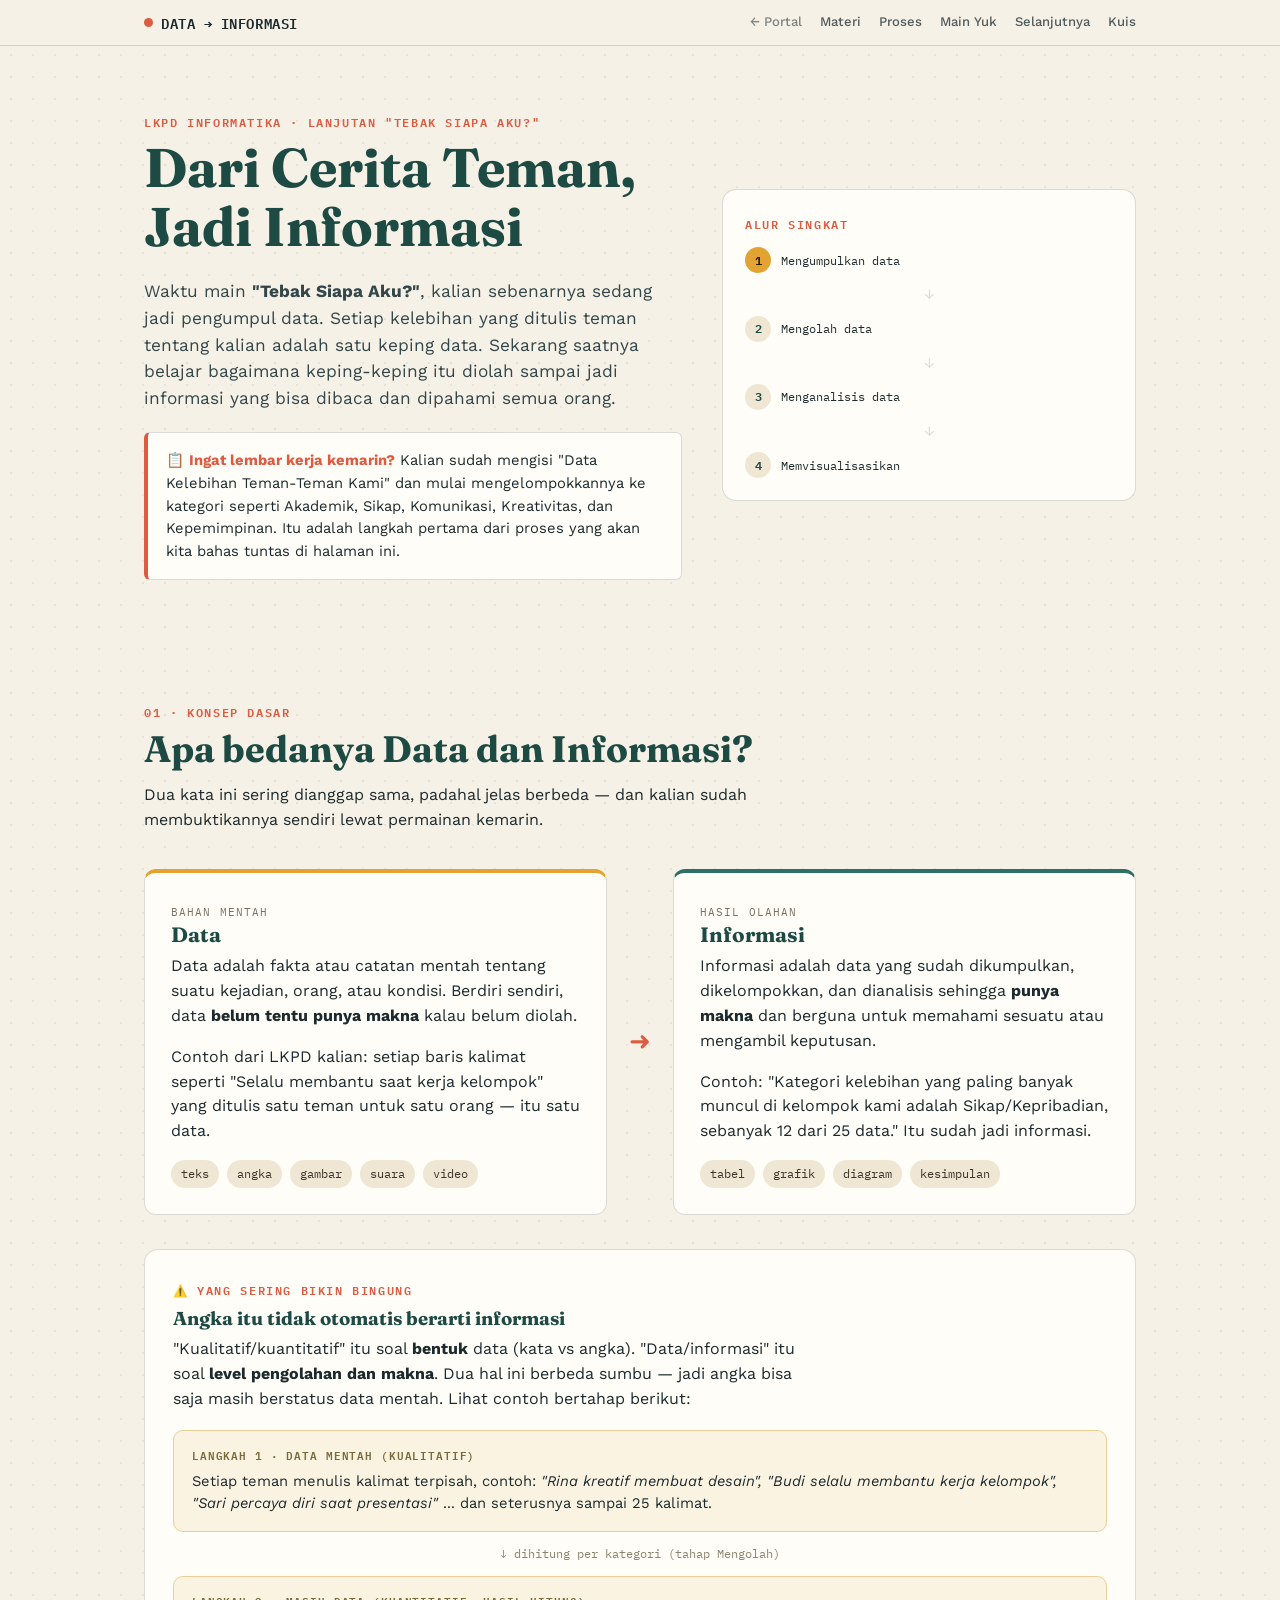
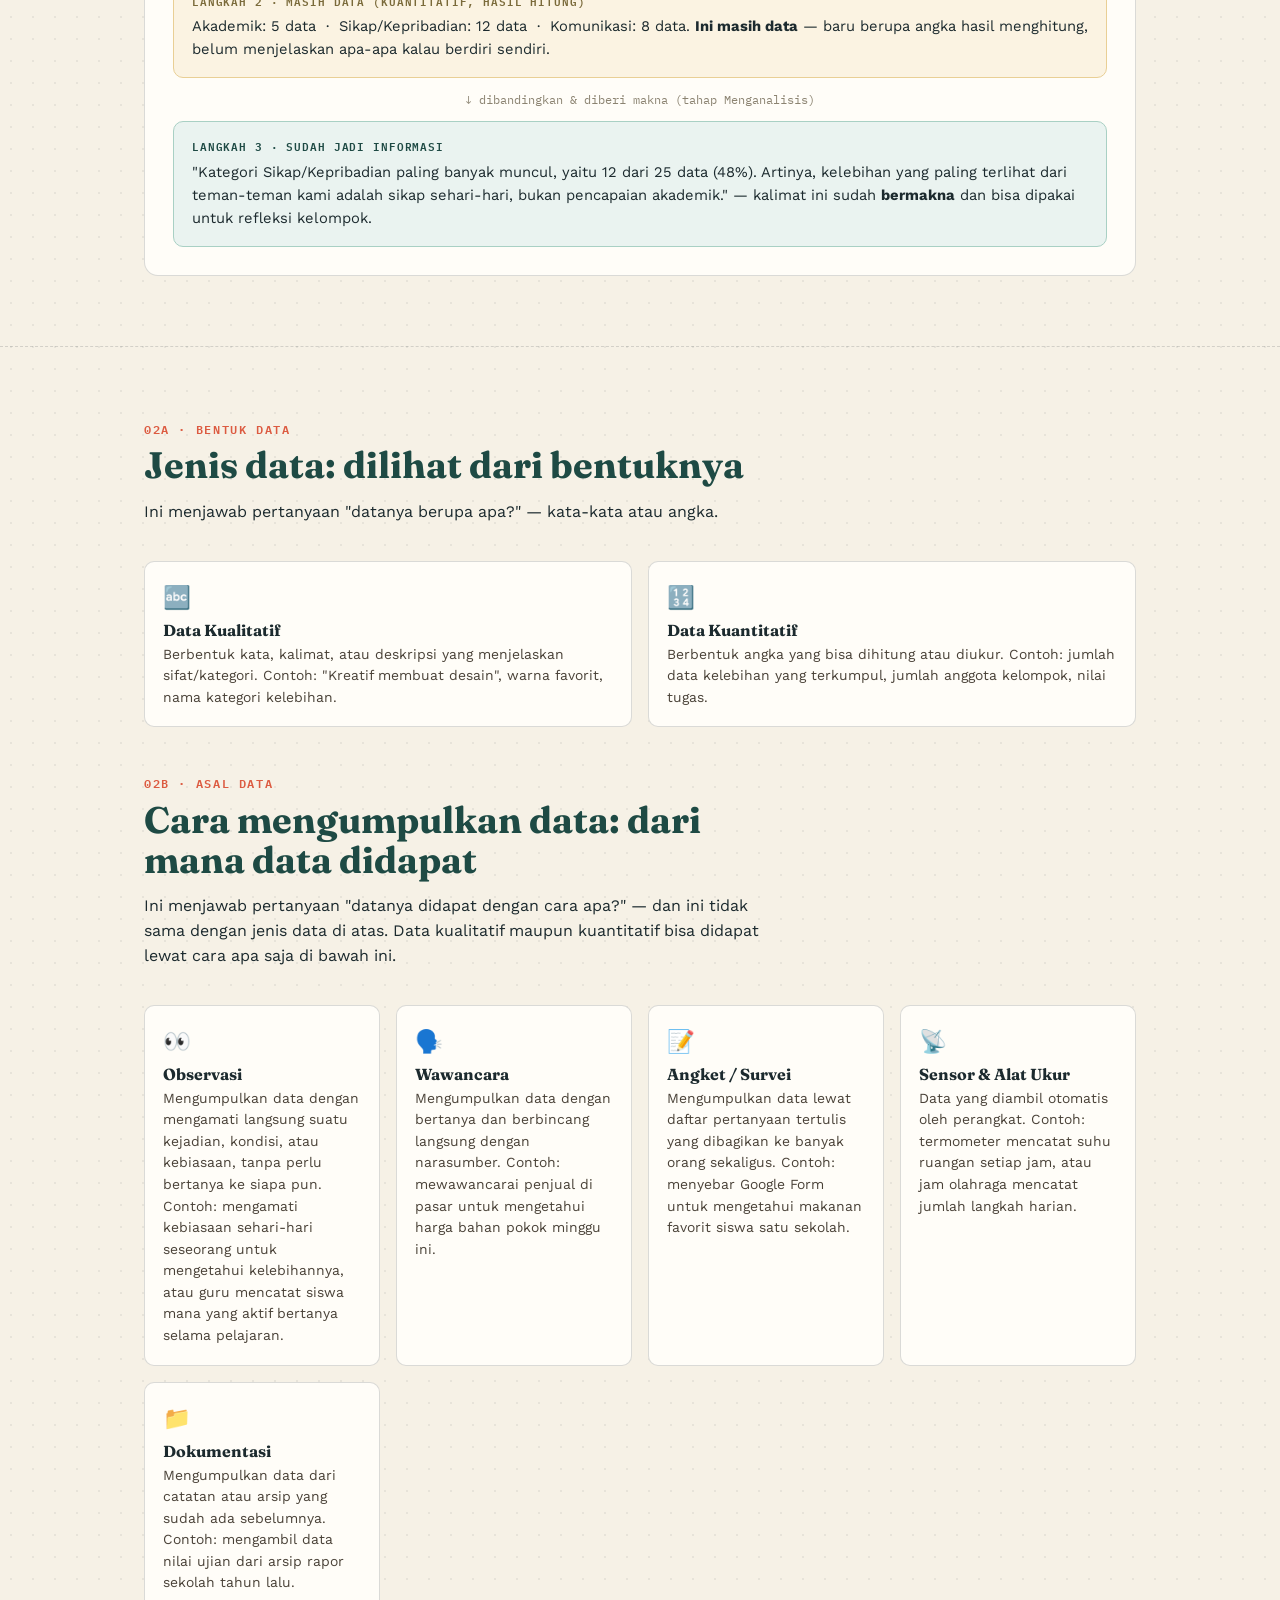
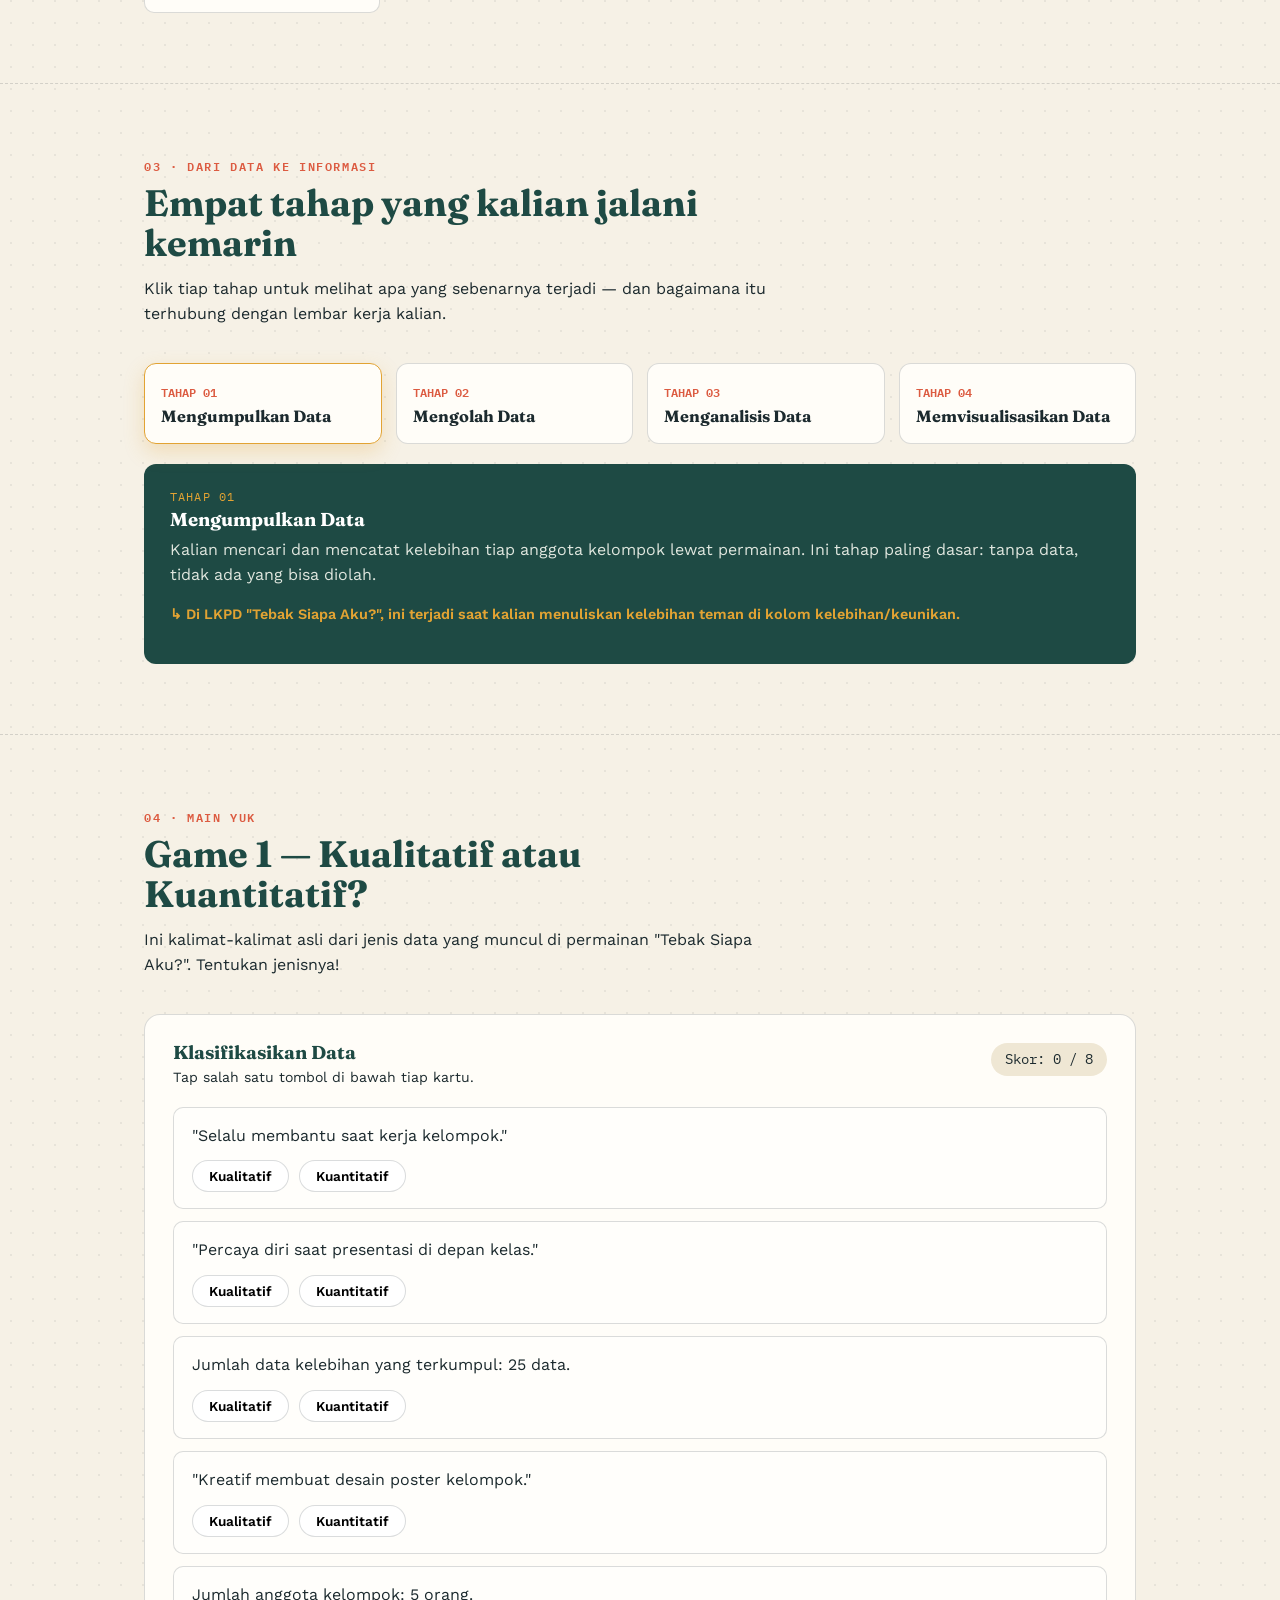
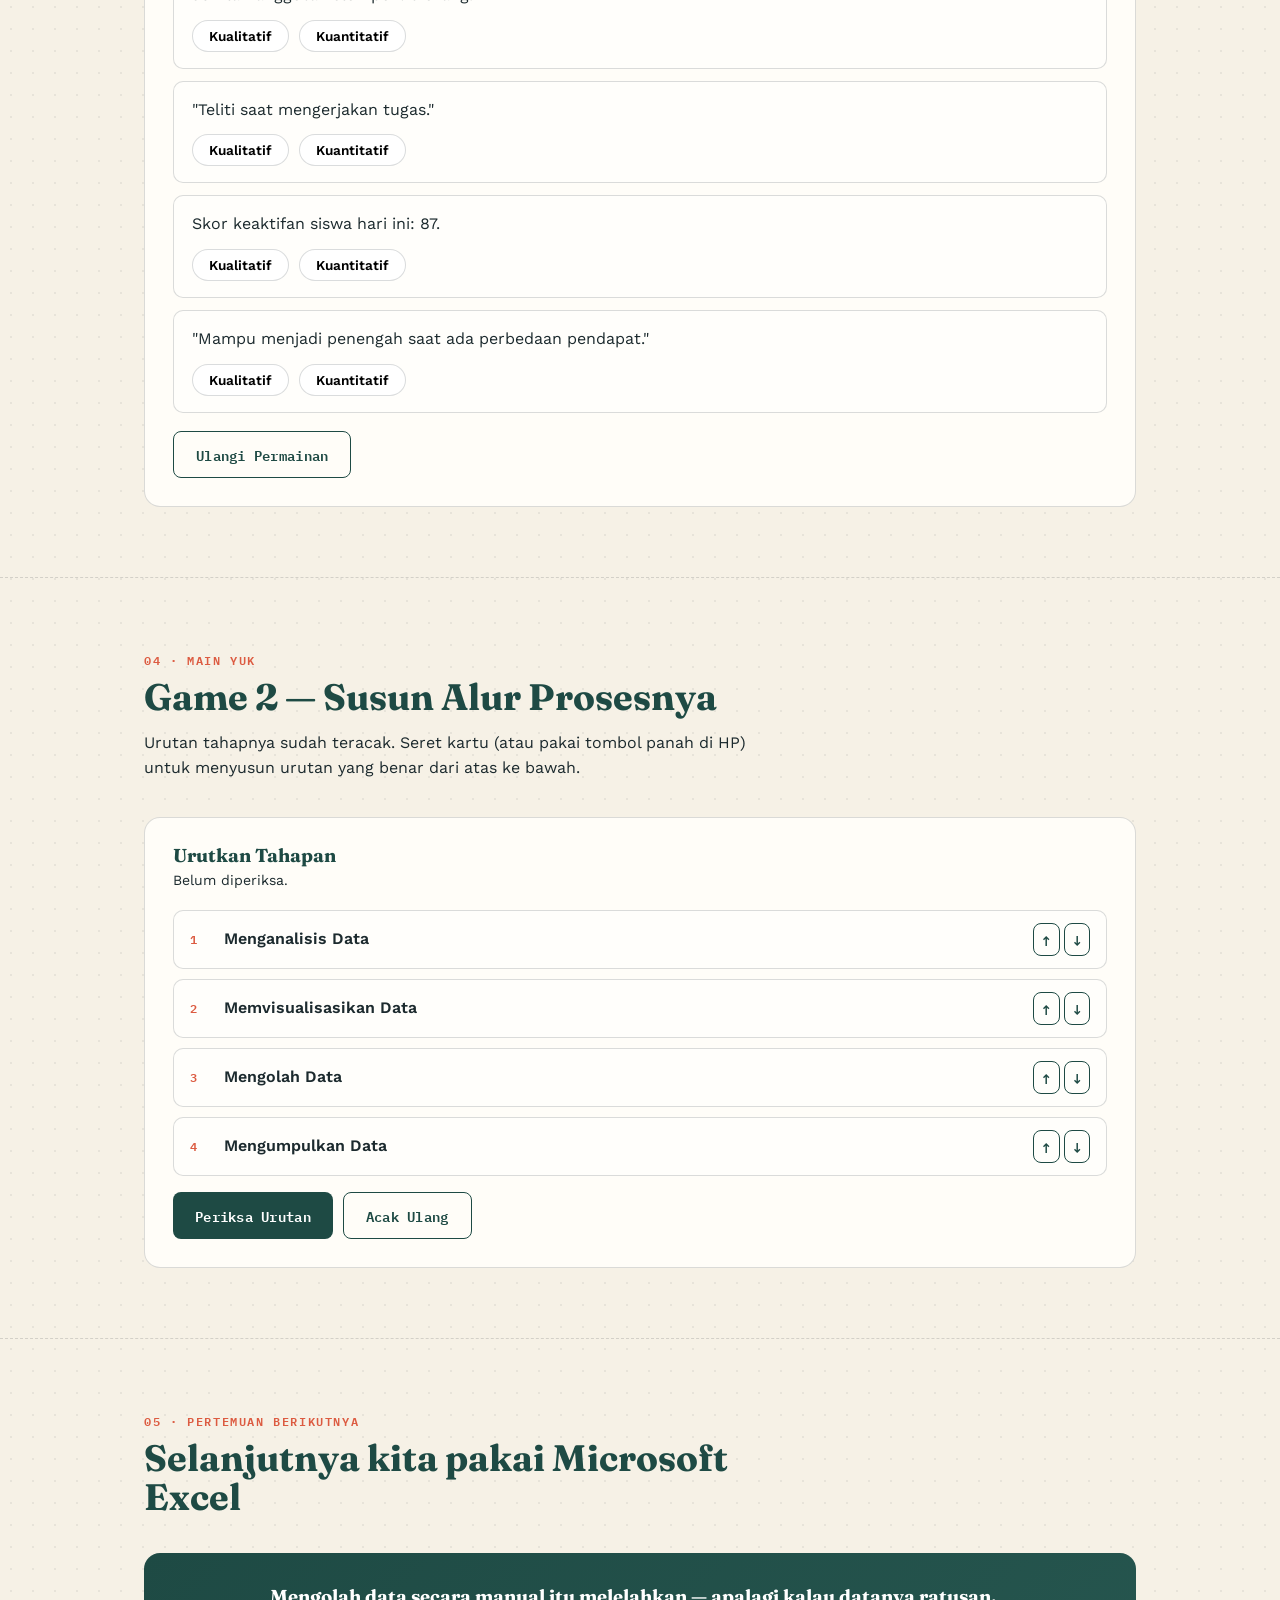
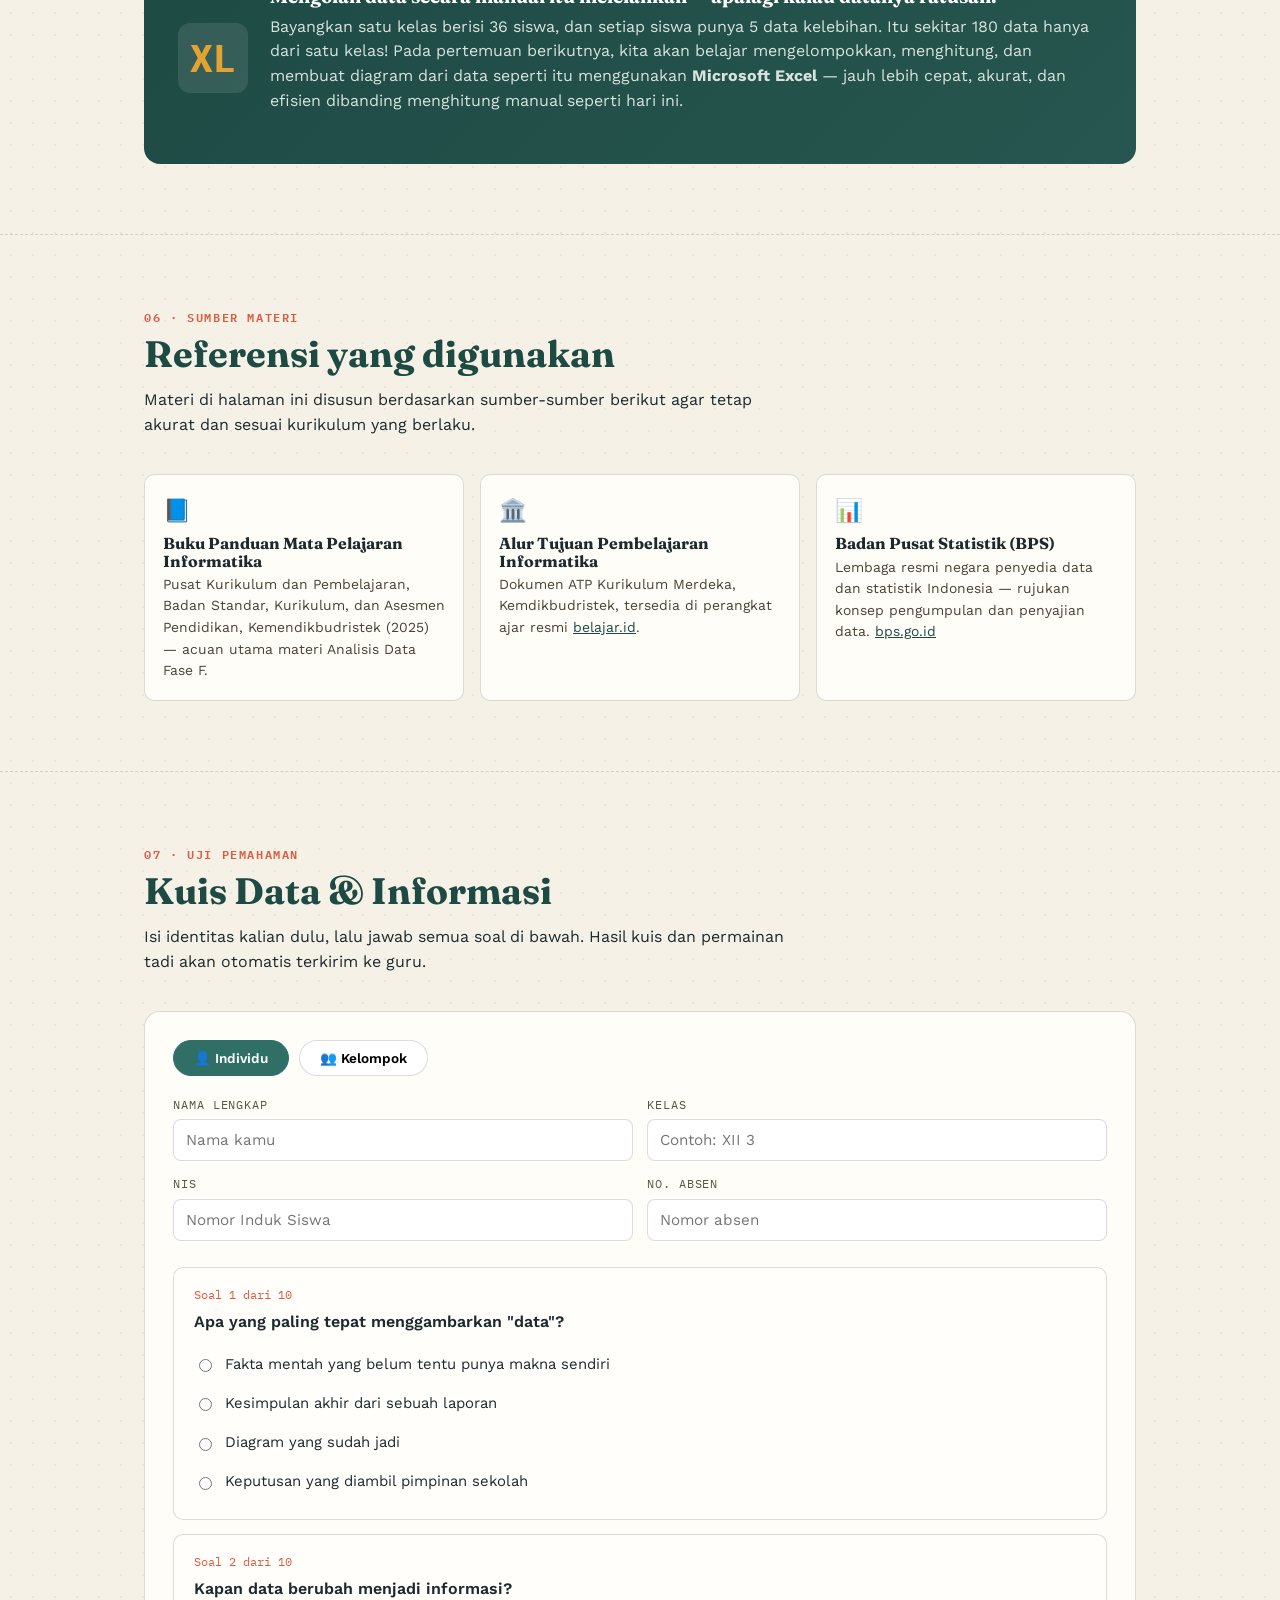
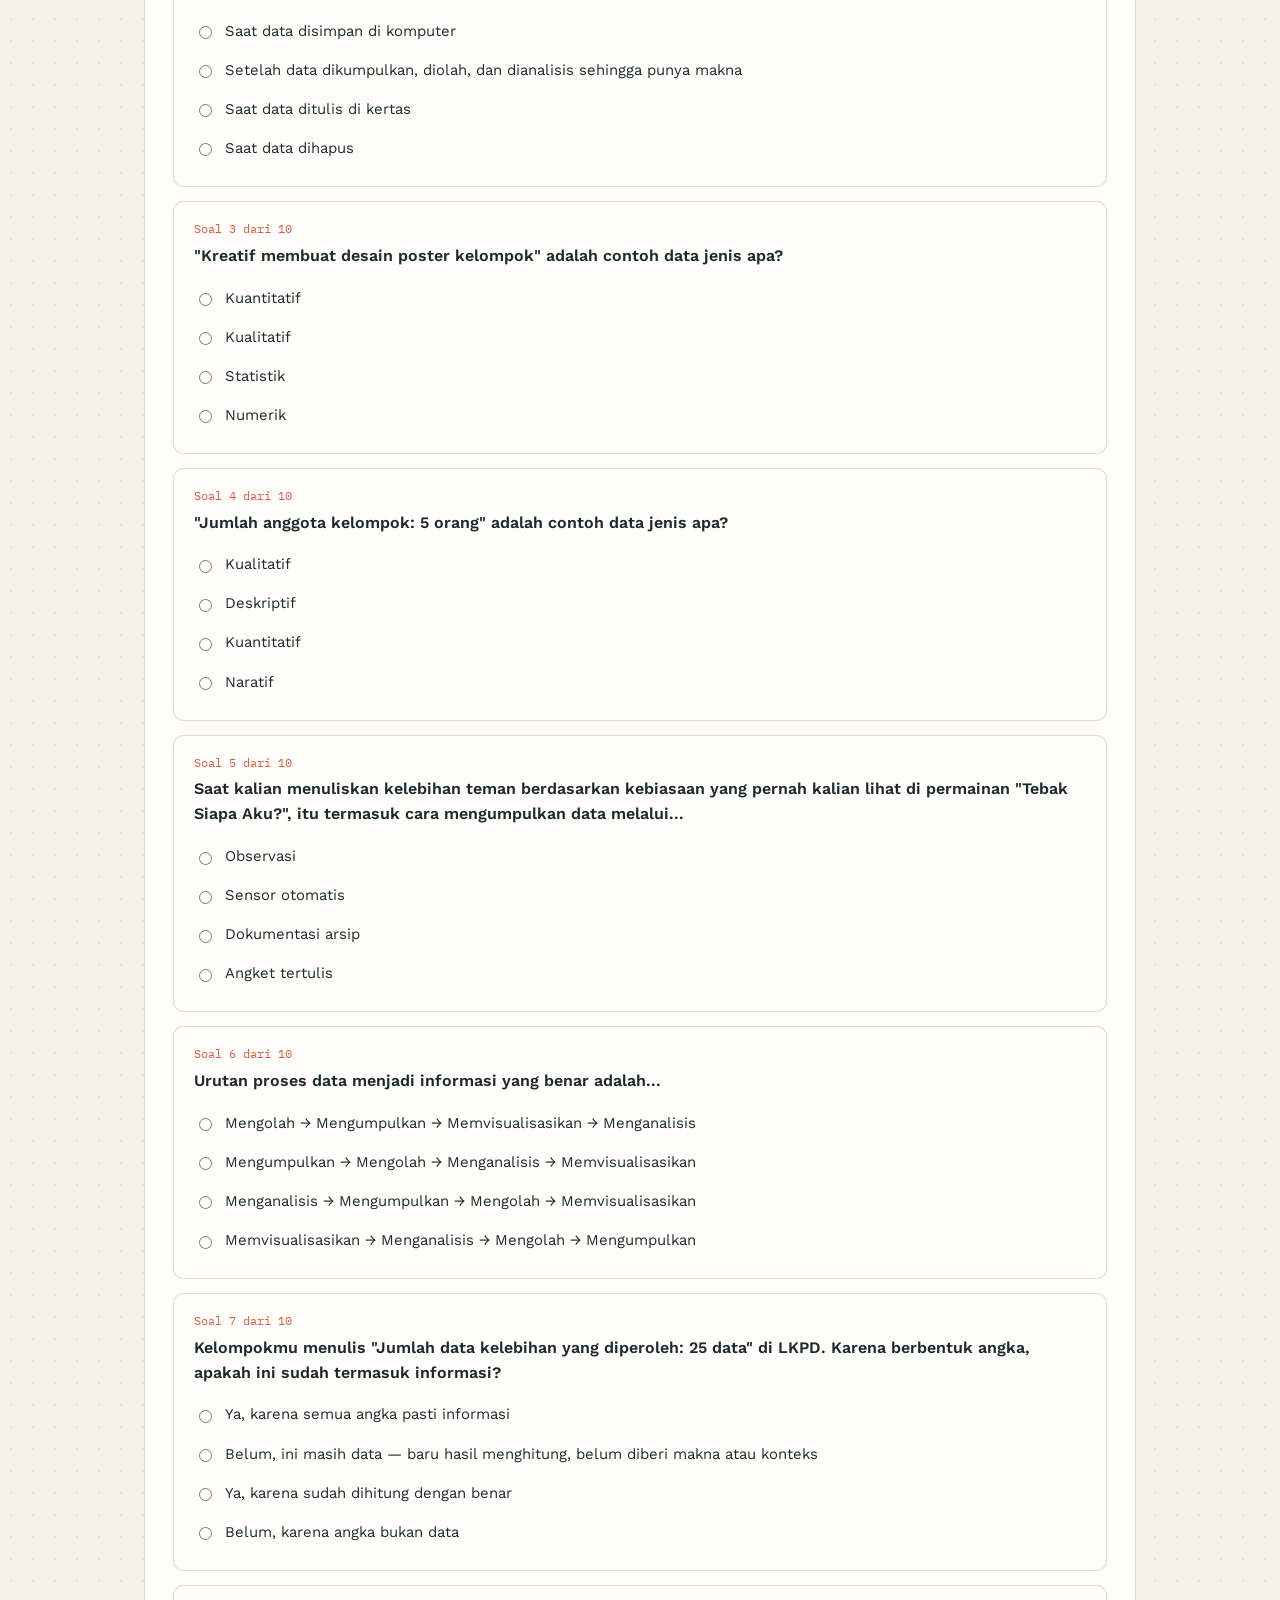
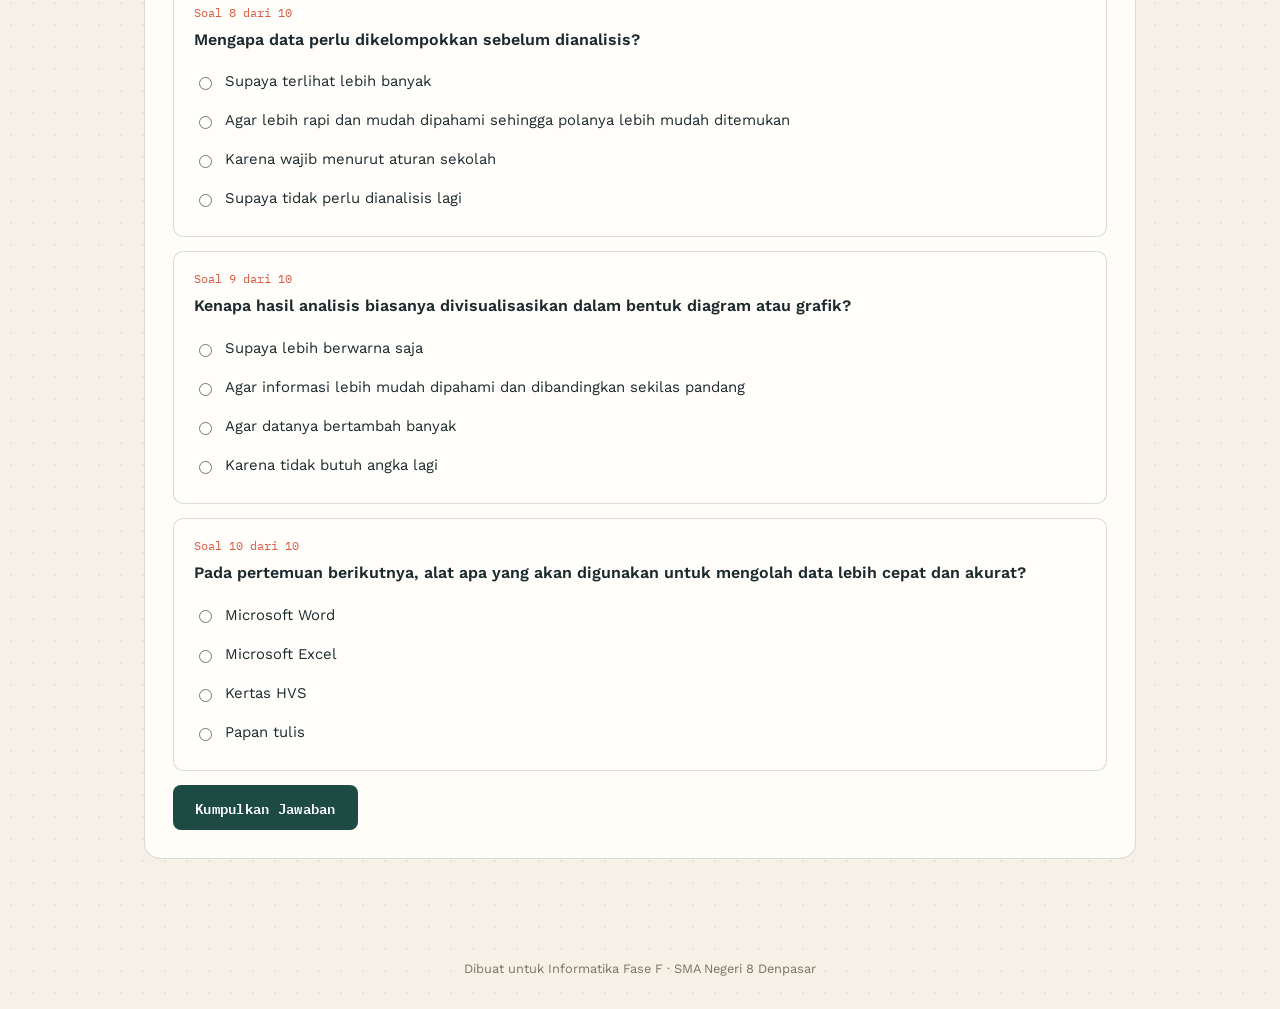
<file: modules/data-informasi.html>
<!DOCTYPE html>
<html lang="id">
<head>
<meta charset="UTF-8">
<meta name="viewport" content="width=device-width, initial-scale=1.0">
<title>Dari Data, Jadi Cerita — Belajar Data & Informasi</title>
<link rel="preconnect" href="https://fonts.googleapis.com">
<link href="https://fonts.googleapis.com/css2?family=Fraunces:ital,opsz,wght@0,9..144,400;0,9..144,600;0,9..144,700;1,9..144,500&family=Work+Sans:wght@400;500;600;700&family=IBM+Plex+Mono:wght@400;500;600&display=swap" rel="stylesheet">
<style>
:root{
  --ink:#1c2a2e;
  --paper:#f6f1e6;
  --paper-2:#efe7d4;
  --amber:#e2a333;
  --teal:#2f6f66;
  --teal-dark:#1e4a44;
  --coral:#dc5b41;
  --line: rgba(28,42,46,0.16);
  --card: #fffdf8;
}
*{box-sizing:border-box;}
html{scroll-behavior:smooth;}
body{
  margin:0;
  background:var(--paper);
  color:var(--ink);
  font-family:'Work Sans',sans-serif;
  line-height:1.55;
  background-image:
    radial-gradient(circle, rgba(28,42,46,0.07) 1px, transparent 1px);
  background-size: 22px 22px;
}
h1,h2,h3,h4{font-family:'Fraunces',serif; margin:0 0 .4em 0; line-height:1.08; color:var(--teal-dark);}
.eyebrow{
  font-family:'IBM Plex Mono',monospace;
  text-transform:uppercase;
  letter-spacing:.14em;
  font-size:.72rem;
  color:var(--coral);
  font-weight:600;
  display:inline-block;
  margin-bottom:.6em;
}
p{margin:0 0 1em 0;}
a{color:var(--teal-dark);}
.wrap{max-width:1040px;margin:0 auto;padding:0 24px;}
section{padding:70px 0;border-bottom:1px dashed var(--line);}
section:last-of-type{border-bottom:none;}

/* NAV */
nav{
  position:sticky;top:0;z-index:50;
  background:rgba(246,241,230,0.92);
  backdrop-filter:blur(6px);
  border-bottom:1px solid var(--line);
}
nav .wrap{display:flex;align-items:center;justify-content:space-between;padding:12px 24px;max-width:1040px;}
.brand{font-family:'IBM Plex Mono',monospace;font-weight:600;font-size:.85rem;letter-spacing:.04em;display:flex;align-items:center;gap:8px;}
.brand .dot{width:9px;height:9px;border-radius:50%;background:var(--coral);display:inline-block;}
.navlinks{display:flex;gap:18px;flex-wrap:wrap;}
.navlinks a{font-size:.82rem;text-decoration:none;color:var(--ink);opacity:.75;font-weight:500;}
.navlinks a:hover{opacity:1;color:var(--coral);}
@media(max-width:720px){.navlinks{display:none;}}

/* HERO */
.hero{padding:64px 0 50px;}
.hero-grid{display:grid;grid-template-columns:1.3fr 1fr;gap:40px;align-items:center;}
@media(max-width:800px){.hero-grid{grid-template-columns:1fr;}}
.hero h1{font-size:clamp(2.1rem,5vw,3.4rem);}
.hero .lede{font-size:1.08rem;max-width:52ch;color:#33474a;}
.callback{
  background:var(--card);
  border:1px solid var(--line);
  border-left:4px solid var(--coral);
  border-radius:6px;
  padding:16px 18px;
  font-size:.92rem;
  margin-top:20px;
}
.callback b{color:var(--coral);}
.hero-visual{background:var(--card);border:1px solid var(--line);border-radius:14px;padding:22px;position:relative;}
.pipeline-mini{display:flex;flex-direction:column;gap:10px;}
.pmini{display:flex;align-items:center;gap:10px;font-family:'IBM Plex Mono',monospace;font-size:.78rem;}
.pmini .n{width:26px;height:26px;border-radius:50%;background:var(--paper-2);display:flex;align-items:center;justify-content:center;font-weight:600;color:var(--teal-dark);flex-shrink:0;}
.pmini.active .n{background:var(--amber);color:#221805;}
.arrow-down{text-align:center;color:var(--line);font-size:.9rem;}

/* SECTION HEADERS */
.shead{max-width:640px;margin-bottom:36px;}
.shead h2{font-size:clamp(1.6rem,3.4vw,2.3rem);}

/* DEFINITION CARDS */
.def-grid{display:grid;grid-template-columns:1fr auto 1fr;gap:22px;align-items:stretch;}
@media(max-width:760px){.def-grid{grid-template-columns:1fr;}.def-grid .mid{transform:rotate(90deg);}}
.def-card{background:var(--card);border:1px solid var(--line);border-radius:12px;padding:26px;}
.def-card.data{border-top:4px solid var(--amber);}
.def-card.info{border-top:4px solid var(--teal);}
.def-card h3{font-size:1.3rem;}
.def-card .tag{font-family:'IBM Plex Mono',monospace;font-size:.7rem;text-transform:uppercase;letter-spacing:.1em;color:#7a7061;}
.mid{display:flex;align-items:center;justify-content:center;font-size:1.6rem;color:var(--coral);}
.chips{display:flex;flex-wrap:wrap;gap:8px;margin-top:14px;}
.chip{font-family:'IBM Plex Mono',monospace;font-size:.74rem;background:var(--paper-2);padding:5px 10px;border-radius:20px;color:#3a3327;}

/* CLARIFY BLOCK */
.clarify{margin-top:34px;background:var(--card);border:1px solid var(--line);border-radius:14px;padding:28px;}
.clarify-head{max-width:640px;margin-bottom:18px;}
.clarify-steps{display:flex;flex-direction:column;gap:6px;}
.cstep{border-radius:10px;padding:16px 18px;font-size:.92rem;}
.cstep p{margin:0;}
.cstep.data{background:#fbf3e2;border:1px solid #e9cf95;}
.cstep.info{background:#eaf3f0;border:1px solid #a9d0c4;}
.cstep-tag{font-family:'IBM Plex Mono',monospace;font-size:.68rem;text-transform:uppercase;letter-spacing:.08em;color:#7a6a3a;display:block;margin-bottom:6px;font-weight:600;}
.cstep.info .cstep-tag{color:var(--teal-dark);}
.cstep-arrow{text-align:center;font-size:.78rem;color:#8b8371;font-family:'IBM Plex Mono',monospace;padding:6px 0;}

/* SUMBER GRID */
.src-grid{display:grid;grid-template-columns:repeat(auto-fit,minmax(210px,1fr));gap:16px;margin-top:10px;}
.src-card{background:var(--card);border:1px solid var(--line);border-radius:10px;padding:18px;}
.src-card .ico{font-size:1.4rem;}
.src-card h4{font-size:1rem;margin:8px 0 4px;color:var(--ink);}
.src-card p{font-size:.87rem;color:#4a4238;margin:0;}

/* PIPELINE */
.pipeline{display:grid;grid-template-columns:repeat(4,1fr);gap:14px;}
@media(max-width:760px){.pipeline{grid-template-columns:1fr 1fr;}}
.pstage{
  background:var(--card);border:1px solid var(--line);border-radius:12px;
  padding:18px 16px;cursor:pointer;transition:transform .15s, box-shadow .15s;
  text-align:left;
}
.pstage:hover{transform:translateY(-3px);box-shadow:0 8px 20px rgba(28,42,46,0.1);}
.pstage.on{border-color:var(--amber);box-shadow:0 8px 20px rgba(226,163,51,0.25);}
.pstage .num{font-family:'IBM Plex Mono',monospace;font-size:.72rem;color:var(--coral);font-weight:600;}
.pstage h4{margin:6px 0 0;font-size:1.02rem;color:var(--ink);}
.pdetail{
  margin-top:20px;background:var(--teal-dark);color:#f2ede0;border-radius:12px;padding:24px 26px;
}
.pdetail .k{font-family:'IBM Plex Mono',monospace;font-size:.72rem;letter-spacing:.1em;text-transform:uppercase;color:var(--amber);}
.pdetail h3{color:#fff;margin-top:4px;}
.pdetail p{color:#dfe6de;}
.pdetail-list{margin:14px 0 18px;padding-left:0;list-style:none;display:flex;flex-direction:column;gap:12px;}
.pdetail-list li{
  background:rgba(255,255,255,0.06);border-left:3px solid var(--amber);
  border-radius:6px;padding:10px 14px;font-size:.92rem;color:#e6ede4;
}
.pdetail-list li b{color:#fff;}

/* GAME PANELS */
.game-panel{background:var(--card);border:1px solid var(--line);border-radius:16px;padding:28px;}
.game-head{display:flex;justify-content:space-between;align-items:flex-start;gap:16px;flex-wrap:wrap;margin-bottom:18px;}
.score-pill{font-family:'IBM Plex Mono',monospace;font-size:.85rem;background:var(--paper-2);padding:6px 14px;border-radius:20px;white-space:nowrap;}
.card-row{display:grid;grid-template-columns:1fr;gap:12px;}
.q-card{border:1px solid var(--line);border-radius:10px;padding:16px 18px;background:#fffefb;transition:opacity .2s;}
.q-card .stmt{font-size:1rem;margin-bottom:12px;}
.q-card .btnrow{display:flex;gap:10px;flex-wrap:wrap;}
.pill-btn{
  border:1.5px solid var(--line);background:#fff;border-radius:20px;padding:7px 16px;font-family:'Work Sans',sans-serif;
  font-size:.85rem;cursor:pointer;font-weight:600;transition:.15s;
}
.pill-btn.kualitatif:hover, .pill-btn.kualitatif.pick{background:var(--amber);border-color:var(--amber);color:#241a04;}
.pill-btn.kuantitatif:hover, .pill-btn.kuantitatif.pick{background:var(--teal);border-color:var(--teal);color:#fff;}
.q-card.correct{border-color:#3f8f5a;background:#f2f9f3;}
.q-card.wrong{border-color:var(--coral);background:#fdf1ee;}
.feedback{font-size:.8rem;font-weight:600;margin-top:8px;display:none;}
.q-card.correct .feedback{display:block;color:#2f6f3d;}
.q-card.wrong .feedback{display:block;color:var(--coral);}

.order-list{display:flex;flex-direction:column;gap:10px;margin-bottom:16px;}
.order-item{
  display:flex;align-items:center;gap:12px;background:#fffefb;border:1.5px solid var(--line);
  border-radius:10px;padding:12px 16px;cursor:grab;user-select:none;font-weight:600;
}
.order-item .slot{font-family:'IBM Plex Mono',monospace;color:var(--coral);font-size:.78rem;min-width:22px;}
.order-item.correct{border-color:#3f8f5a;background:#f2f9f3;}
.order-item.wrong{border-color:var(--coral);background:#fdf1ee;}
.order-item[draggable="true"].dragging{opacity:.4;}

.btn{
  font-family:'IBM Plex Mono',monospace;font-weight:600;letter-spacing:.02em;font-size:.85rem;
  background:var(--teal-dark);color:#fff;border:none;border-radius:8px;padding:11px 22px;cursor:pointer;
}
.btn:hover{background:var(--coral);}
.btn.ghost{background:transparent;color:var(--teal-dark);border:1.5px solid var(--teal-dark);}
.btn.ghost:hover{background:var(--teal-dark);color:#fff;}
.btn:disabled{opacity:.45;cursor:not-allowed;}

/* NEXT LESSON */
.next-box{
  background:linear-gradient(135deg,var(--teal-dark),#26564f);
  color:#f3efe2;border-radius:16px;padding:34px;display:grid;grid-template-columns:auto 1fr;gap:22px;align-items:center;
}
@media(max-width:640px){.next-box{grid-template-columns:1fr;}}
.next-box .xlicon{font-family:'IBM Plex Mono',monospace;font-size:2.4rem;background:rgba(255,255,255,0.1);width:70px;height:70px;border-radius:12px;display:flex;align-items:center;justify-content:center;color:var(--amber);font-weight:700;}
.next-box h3{color:#fff;}
.next-box p{color:#d8e3dd;}

/* QUIZ */
.idform{display:grid;grid-template-columns:1fr 1fr;gap:14px;margin-bottom:26px;}
.mode-toggle{display:flex;gap:10px;margin-bottom:20px;}
.mode-btn{padding:9px 20px;}
.mode-btn.active{background:var(--teal);border-color:var(--teal);color:#fff;}
@media(max-width:600px){.idform{grid-template-columns:1fr;}}
.field label{display:block;font-family:'IBM Plex Mono',monospace;font-size:.72rem;text-transform:uppercase;letter-spacing:.08em;margin-bottom:6px;color:#5b5344;}
.field input,.field select{
  width:100%;padding:11px 12px;border:1.5px solid var(--line);border-radius:8px;font-family:'Work Sans',sans-serif;
  font-size:.95rem;background:#fff;
}
.field input:focus,.field select:focus{outline:2px solid var(--amber);border-color:var(--amber);}
.quiz-q{border:1px solid var(--line);border-radius:10px;padding:18px 20px;margin-bottom:14px;background:#fffefb;}
.quiz-q .qn{font-family:'IBM Plex Mono',monospace;font-size:.72rem;color:var(--coral);margin-bottom:6px;}
.quiz-q .qtext{font-weight:600;margin-bottom:10px;}
.opt{display:flex;align-items:center;gap:10px;padding:8px 0;cursor:pointer;font-size:.93rem;}
.opt input{accent-color:var(--teal);}
.result-box{display:none;background:var(--teal-dark);color:#fff;border-radius:14px;padding:28px;text-align:center;margin-top:20px;}
.result-box .big{font-family:'Fraunces',serif;font-size:2.6rem;color:var(--amber);}
.hidden{display:none !important;}

/* TEACHER PANEL */
.teacher-toggle{text-align:center;padding:30px 0 60px;font-family:'IBM Plex Mono',monospace;font-size:.78rem;}
.teacher-toggle a{color:#8b8371;text-decoration:underline;cursor:pointer;}
.teacher-panel{background:var(--card);border:1px solid var(--line);border-radius:14px;padding:26px;margin-top:16px;}
table{width:100%;border-collapse:collapse;font-size:.85rem;margin-top:14px;}
th,td{text-align:left;padding:8px 10px;border-bottom:1px solid var(--line);}
th{font-family:'IBM Plex Mono',monospace;font-size:.7rem;text-transform:uppercase;letter-spacing:.06em;color:#6a6252;}

footer{padding:30px 0;text-align:center;font-size:.8rem;color:#7c7461;}

.reveal{opacity:1;transform:none;}
.reveal.in{opacity:1;transform:none;}

@media (prefers-reduced-motion: reduce){
  html{scroll-behavior:auto;}
  .reveal{transition:none;opacity:1;transform:none;}
}

/* Loading indicator shown while guard.js checks visibility status */
#guard-loading{
  position:fixed;inset:0;background:#f6f1e6;z-index:999;
  display:flex;flex-direction:column;align-items:center;justify-content:center;gap:14px;
  font-family:'IBM Plex Mono',monospace;color:#5b5344;font-size:.85rem;
}
#guard-loading .spin{
  width:34px;height:34px;border-radius:50%;
  border:3px solid rgba(28,42,46,0.15);border-top-color:#dc5b41;
  animation:guardspin .8s linear infinite;
}
@keyframes guardspin{to{transform:rotate(360deg);}}
</style>
</head>
<body>

<div id="guard-loading">
  <div class="spin"></div>
  <div>Memuat materi…</div>
</div>

<div id="konten-utama" style="visibility:hidden">

<nav>
  <div class="wrap">
    <div class="brand"><span class="dot"></span> DATA → INFORMASI</div>
    <div class="navlinks">
      <a href="../index.html" style="opacity:.55;">← Portal</a>
      <a href="#materi">Materi</a>
      <a href="#proses">Proses</a>
      <a href="#main1">Main Yuk</a>
      <a href="#lanjut">Selanjutnya</a>
      <a href="#kuis">Kuis</a>
    </div>
  </div>
</nav>

<header class="hero">
  <div class="wrap hero-grid">
    <div>
      <span class="eyebrow">LKPD Informatika · Lanjutan "Tebak Siapa Aku?"</span>
      <h1>Dari Cerita Teman, Jadi Informasi</h1>
      <p class="lede">Waktu main <b>"Tebak Siapa Aku?"</b>, kalian sebenarnya sedang jadi pengumpul data. Setiap kelebihan yang ditulis teman tentang kalian adalah satu keping data. Sekarang saatnya belajar bagaimana keping-keping itu diolah sampai jadi informasi yang bisa dibaca dan dipahami semua orang.</p>
      <div class="callback">
        📋 <b>Ingat lembar kerja kemarin?</b> Kalian sudah mengisi "Data Kelebihan Teman-Teman Kami" dan mulai mengelompokkannya ke kategori seperti Akademik, Sikap, Komunikasi, Kreativitas, dan Kepemimpinan. Itu adalah langkah pertama dari proses yang akan kita bahas tuntas di halaman ini.
      </div>
    </div>
    <div class="hero-visual">
      <span class="eyebrow" style="margin-bottom:14px;">Alur singkat</span>
      <div class="pipeline-mini">
        <div class="pmini active"><span class="n">1</span> Mengumpulkan data</div>
        <div class="arrow-down">↓</div>
        <div class="pmini"><span class="n">2</span> Mengolah data</div>
        <div class="arrow-down">↓</div>
        <div class="pmini"><span class="n">3</span> Menganalisis data</div>
        <div class="arrow-down">↓</div>
        <div class="pmini"><span class="n">4</span> Memvisualisasikan</div>
      </div>
    </div>
  </div>
</header>

<section id="materi">
  <div class="wrap">
    <div class="shead reveal">
      <span class="eyebrow">01 · Konsep Dasar</span>
      <h2>Apa bedanya Data dan Informasi?</h2>
      <p>Dua kata ini sering dianggap sama, padahal jelas berbeda — dan kalian sudah membuktikannya sendiri lewat permainan kemarin.</p>
    </div>
    <div class="def-grid reveal">
      <div class="def-card data">
        <span class="tag">Bahan mentah</span>
        <h3>Data</h3>
        <p>Data adalah fakta atau catatan mentah tentang suatu kejadian, orang, atau kondisi. Berdiri sendiri, data <b>belum tentu punya makna</b> kalau belum diolah.</p>
        <p>Contoh dari LKPD kalian: setiap baris kalimat seperti "Selalu membantu saat kerja kelompok" yang ditulis satu teman untuk satu orang — itu satu data.</p>
        <div class="chips">
          <span class="chip">teks</span><span class="chip">angka</span><span class="chip">gambar</span><span class="chip">suara</span><span class="chip">video</span>
        </div>
      </div>
      <div class="mid">➜</div>
      <div class="def-card info">
        <span class="tag">Hasil olahan</span>
        <h3>Informasi</h3>
        <p>Informasi adalah data yang sudah dikumpulkan, dikelompokkan, dan dianalisis sehingga <b>punya makna</b> dan berguna untuk memahami sesuatu atau mengambil keputusan.</p>
        <p>Contoh: "Kategori kelebihan yang paling banyak muncul di kelompok kami adalah Sikap/Kepribadian, sebanyak 12 dari 25 data." Itu sudah jadi informasi.</p>
        <div class="chips">
          <span class="chip">tabel</span><span class="chip">grafik</span><span class="chip">diagram</span><span class="chip">kesimpulan</span>
        </div>
      </div>
    </div>

    <div class="clarify reveal">
      <div class="clarify-head">
        <span class="eyebrow" style="margin:0;">⚠️ Yang Sering Bikin Bingung</span>
        <h3 style="margin:6px 0 0;">Angka itu tidak otomatis berarti informasi</h3>
        <p style="margin:8px 0 0;">"Kualitatif/kuantitatif" itu soal <b>bentuk</b> data (kata vs angka). "Data/informasi" itu soal <b>level pengolahan dan makna</b>. Dua hal ini berbeda sumbu — jadi angka bisa saja masih berstatus data mentah. Lihat contoh bertahap berikut:</p>
      </div>
      <div class="clarify-steps">
        <div class="cstep data">
          <span class="cstep-tag">Langkah 1 · Data mentah (kualitatif)</span>
          <p>Setiap teman menulis kalimat terpisah, contoh: <i>"Rina kreatif membuat desain", "Budi selalu membantu kerja kelompok", "Sari percaya diri saat presentasi"</i> ... dan seterusnya sampai 25 kalimat.</p>
        </div>
        <div class="cstep-arrow">↓ dihitung per kategori (tahap Mengolah)</div>
        <div class="cstep data">
          <span class="cstep-tag">Langkah 2 · Masih data (kuantitatif, hasil hitung)</span>
          <p>Akademik: 5 data &nbsp;·&nbsp; Sikap/Kepribadian: 12 data &nbsp;·&nbsp; Komunikasi: 8 data. <b>Ini masih data</b> — baru berupa angka hasil menghitung, belum menjelaskan apa-apa kalau berdiri sendiri.</p>
        </div>
        <div class="cstep-arrow">↓ dibandingkan & diberi makna (tahap Menganalisis)</div>
        <div class="cstep info">
          <span class="cstep-tag">Langkah 3 · Sudah jadi informasi</span>
          <p>"Kategori Sikap/Kepribadian paling banyak muncul, yaitu 12 dari 25 data (48%). Artinya, kelebihan yang paling terlihat dari teman-teman kami adalah sikap sehari-hari, bukan pencapaian akademik." — kalimat ini sudah <b>bermakna</b> dan bisa dipakai untuk refleksi kelompok.</p>
        </div>
      </div>
    </div>
  </div>
</section>


<section id="jenis">
  <div class="wrap">
    <div class="shead reveal">
      <span class="eyebrow">02a · Bentuk Data</span>
      <h2>Jenis data: dilihat dari bentuknya</h2>
      <p>Ini menjawab pertanyaan "datanya berupa apa?" — kata-kata atau angka.</p>
    </div>
    <div class="src-grid reveal" style="grid-template-columns:repeat(auto-fit,minmax(260px,1fr));">
      <div class="src-card">
        <div class="ico">🔤</div>
        <h4>Data Kualitatif</h4>
        <p>Berbentuk kata, kalimat, atau deskripsi yang menjelaskan sifat/kategori. Contoh: "Kreatif membuat desain", warna favorit, nama kategori kelebihan.</p>
      </div>
      <div class="src-card">
        <div class="ico">🔢</div>
        <h4>Data Kuantitatif</h4>
        <p>Berbentuk angka yang bisa dihitung atau diukur. Contoh: jumlah data kelebihan yang terkumpul, jumlah anggota kelompok, nilai tugas.</p>
      </div>
    </div>

    <div class="shead reveal" style="margin-top:44px;">
      <span class="eyebrow">02b · Asal Data</span>
      <h2>Cara mengumpulkan data: dari mana data didapat</h2>
      <p>Ini menjawab pertanyaan "datanya didapat dengan cara apa?" — dan ini tidak sama dengan jenis data di atas. Data kualitatif maupun kuantitatif bisa didapat lewat cara apa saja di bawah ini.</p>
    </div>
    <div class="src-grid reveal">
      <div class="src-card">
        <div class="ico">👀</div>
        <h4>Observasi</h4>
        <p>Mengumpulkan data dengan mengamati langsung suatu kejadian, kondisi, atau kebiasaan, tanpa perlu bertanya ke siapa pun. Contoh: mengamati kebiasaan sehari-hari seseorang untuk mengetahui kelebihannya, atau guru mencatat siswa mana yang aktif bertanya selama pelajaran.</p>
      </div>
      <div class="src-card">
        <div class="ico">🗣️</div>
        <h4>Wawancara</h4>
        <p>Mengumpulkan data dengan bertanya dan berbincang langsung dengan narasumber. Contoh: mewawancarai penjual di pasar untuk mengetahui harga bahan pokok minggu ini.</p>
      </div>
      <div class="src-card">
        <div class="ico">📝</div>
        <h4>Angket / Survei</h4>
        <p>Mengumpulkan data lewat daftar pertanyaan tertulis yang dibagikan ke banyak orang sekaligus. Contoh: menyebar Google Form untuk mengetahui makanan favorit siswa satu sekolah.</p>
      </div>
      <div class="src-card">
        <div class="ico">📡</div>
        <h4>Sensor & Alat Ukur</h4>
        <p>Data yang diambil otomatis oleh perangkat. Contoh: termometer mencatat suhu ruangan setiap jam, atau jam olahraga mencatat jumlah langkah harian.</p>
      </div>
      <div class="src-card">
        <div class="ico">📁</div>
        <h4>Dokumentasi</h4>
        <p>Mengumpulkan data dari catatan atau arsip yang sudah ada sebelumnya. Contoh: mengambil data nilai ujian dari arsip rapor sekolah tahun lalu.</p>
      </div>
    </div>
  </div>
</section>

<section id="proses">
  <div class="wrap">
    <div class="shead reveal">
      <span class="eyebrow">03 · Dari Data ke Informasi</span>
      <h2>Empat tahap yang kalian jalani kemarin</h2>
      <p>Klik tiap tahap untuk melihat apa yang sebenarnya terjadi — dan bagaimana itu terhubung dengan lembar kerja kalian.</p>
    </div>
    <div class="pipeline reveal" id="pipelineStages"></div>
    <div class="pdetail" id="pipelineDetail"></div>
  </div>
</section>

<section id="main1">
  <div class="wrap">
    <div class="shead reveal">
      <span class="eyebrow">04 · Main Yuk</span>
      <h2>Game 1 — Kualitatif atau Kuantitatif?</h2>
      <p>Ini kalimat-kalimat asli dari jenis data yang muncul di permainan "Tebak Siapa Aku?". Tentukan jenisnya!</p>
    </div>
    <div class="game-panel reveal">
      <div class="game-head">
        <div>
          <h3 style="margin:0;">Klasifikasikan Data</h3>
          <p style="margin:4px 0 0;font-size:.88rem;">Tap salah satu tombol di bawah tiap kartu.</p>
        </div>
        <div class="score-pill">Skor: <span id="g1score">0</span> / <span id="g1total">0</span></div>
      </div>
      <div class="card-row" id="g1cards"></div>
      <div style="margin-top:18px;"><button class="btn ghost" id="g1reset">Ulangi Permainan</button></div>
    </div>
  </div>
</section>

<section id="main2">
  <div class="wrap">
    <div class="shead reveal">
      <span class="eyebrow">04 · Main Yuk</span>
      <h2>Game 2 — Susun Alur Prosesnya</h2>
      <p>Urutan tahapnya sudah teracak. Seret kartu (atau pakai tombol panah di HP) untuk menyusun urutan yang benar dari atas ke bawah.</p>
    </div>
    <div class="game-panel reveal">
      <div class="game-head">
        <div>
          <h3 style="margin:0;">Urutkan Tahapan</h3>
          <p style="margin:4px 0 0;font-size:.88rem;" id="g2status">Belum diperiksa.</p>
        </div>
      </div>
      <div class="order-list" id="g2list"></div>
      <div style="display:flex;gap:10px;flex-wrap:wrap;">
        <button class="btn" id="g2check">Periksa Urutan</button>
        <button class="btn ghost" id="g2reset">Acak Ulang</button>
      </div>
    </div>
  </div>
</section>

<section id="lanjut">
  <div class="wrap">
    <div class="shead reveal">
      <span class="eyebrow">05 · Pertemuan Berikutnya</span>
      <h2>Selanjutnya kita pakai Microsoft Excel</h2>
    </div>
    <div class="next-box reveal">
      <div class="xlicon">XL</div>
      <div>
        <h3>Mengolah data secara manual itu melelahkan — apalagi kalau datanya ratusan.</h3>
        <p>Bayangkan satu kelas berisi 36 siswa, dan setiap siswa punya 5 data kelebihan. Itu sekitar 180 data hanya dari satu kelas! Pada pertemuan berikutnya, kita akan belajar mengelompokkan, menghitung, dan membuat diagram dari data seperti itu menggunakan <b>Microsoft Excel</b> — jauh lebih cepat, akurat, dan efisien dibanding menghitung manual seperti hari ini.</p>
      </div>
    </div>
  </div>
</section>

<section id="sumber">
  <div class="wrap">
    <div class="shead reveal">
      <span class="eyebrow">06 · Sumber Materi</span>
      <h2>Referensi yang digunakan</h2>
      <p>Materi di halaman ini disusun berdasarkan sumber-sumber berikut agar tetap akurat dan sesuai kurikulum yang berlaku.</p>
    </div>
    <div class="src-grid reveal">
      <div class="src-card">
        <div class="ico">📘</div>
        <h4>Buku Panduan Mata Pelajaran Informatika</h4>
        <p>Pusat Kurikulum dan Pembelajaran, Badan Standar, Kurikulum, dan Asesmen Pendidikan, Kemendikbudristek (2025) — acuan utama materi Analisis Data Fase F.</p>
      </div>
      <div class="src-card">
        <div class="ico">🏛️</div>
        <h4>Alur Tujuan Pembelajaran Informatika</h4>
        <p>Dokumen ATP Kurikulum Merdeka, Kemdikbudristek, tersedia di perangkat ajar resmi <a href="https://static.perangkat-ajar.belajar.id/USR.OAWRNGePWM.1697082426-dzmxyDYZbn.pdf" target="_blank" rel="noopener">belajar.id</a>.</p>
      </div>
      <div class="src-card">
        <div class="ico">📊</div>
        <h4>Badan Pusat Statistik (BPS)</h4>
        <p>Lembaga resmi negara penyedia data dan statistik Indonesia — rujukan konsep pengumpulan dan penyajian data. <a href="https://www.bps.go.id" target="_blank" rel="noopener">bps.go.id</a></p>
      </div>
    </div>
  </div>
</section>

<section id="kuis">
  <div class="wrap">
    <div class="shead reveal">
      <span class="eyebrow">07 · Uji Pemahaman</span>
      <h2>Kuis Data & Informasi</h2>
      <p>Isi identitas kalian dulu, lalu jawab semua soal di bawah. Hasil kuis dan permainan tadi akan otomatis terkirim ke guru.</p>
    </div>
    <div class="game-panel reveal">
      <div class="mode-toggle">
        <button class="pill-btn mode-btn active" id="modeIndividu" type="button">👤 Individu</button>
        <button class="pill-btn mode-btn" id="modeKelompok" type="button">👥 Kelompok</button>
      </div>

      <div class="idform" id="formIndividu">
        <div class="field"><label for="qNama">Nama Lengkap</label><input id="qNama" type="text" placeholder="Nama kamu"></div>
        <div class="field"><label for="qKelas">Kelas</label><input id="qKelas" type="text" placeholder="Contoh: XII 3"></div>
        <div class="field"><label for="qNis">NIS</label><input id="qNis" type="text" placeholder="Nomor Induk Siswa"></div>
        <div class="field"><label for="qAbsen">No. Absen</label><input id="qAbsen" type="text" placeholder="Nomor absen"></div>
      </div>

      <div class="idform hidden" id="formKelompok">
        <div class="field"><label for="qNamaKelompok">Nama Kelompok</label><input id="qNamaKelompok" type="text" placeholder="Contoh: Kelompok 3"></div>
        <div class="field"><label for="qKelasKelompok">Kelas</label><input id="qKelasKelompok" type="text" placeholder="Contoh: XII 3"></div>
        <div class="field" style="grid-column:1 / -1;"><label for="qAnggota">Anggota Kelompok (pisahkan dengan koma)</label><input id="qAnggota" type="text" placeholder="Contoh: Ani, Budi, Citra, Deni"></div>
      </div>

      <div id="quizQuestions"></div>
      <button class="btn" id="quizSubmit">Kumpulkan Jawaban</button>
      <div class="result-box" id="resultBox">
        <div class="eyebrow" style="color:var(--amber);">Kuis selesai</div>
        <div class="big" id="resultScore">0/0</div>
        <p id="resultMsg" style="color:#e5ede7;"></p>
      </div>
    </div>
  </div>
</section>

<footer>Dibuat untuk Informatika Fase F · SMA Negeri 8 Denpasar</footer>

</div><!-- /#konten-utama -->

<script>const MODUL_ID = "XII-103";</script>
<script src="../config.js"></script>
<script src="../guard.js"></script>


<script>
/* ---------- Reveal on scroll ---------- */
const revealEls = document.querySelectorAll('.reveal');
const io = new IntersectionObserver((entries)=>{
  entries.forEach(e=>{ if(e.isIntersecting){ e.target.classList.add('in'); } });
},{threshold:0.12});
revealEls.forEach(el=>io.observe(el));

/* ---------- Pipeline (proses data -> informasi) ---------- */
const stages = [
  {n:'01', title:'Mengumpulkan Data', body:'Kalian mencari dan mencatat kelebihan tiap anggota kelompok lewat permainan. Ini tahap paling dasar: tanpa data, tidak ada yang bisa diolah.',
    items:[],
    link:'Di LKPD "Tebak Siapa Aku?", ini terjadi saat kalian menuliskan kelebihan teman di kolom kelebihan/keunikan.'},
  {n:'02', title:'Mengolah Data', body:'Data mentah yang baru terkumpul biasanya masih berantakan — ada yang ganda, tidak jelas, atau ditulis dengan cara berbeda-beda. Sebelum bisa dianalisis, data itu perlu dirapikan dulu lewat beberapa langkah berikut.',
    items:[
      {t:'Membersihkan data (data cleaning)', d:'Membuang data yang salah, ganda (duplikat), kosong, atau tidak relevan. Contoh: ada dua kartu bertuliskan kelebihan yang persis sama dari orang yang sama — salah satunya dibuang supaya tidak terhitung dua kali. Tulisan yang kosong atau tidak jelas maksudnya juga dibuang.'},
      {t:'Menstandarkan format', d:'Menyamakan cara penulisan supaya data yang maknanya sama tidak dianggap berbeda. Contoh: "Percaya diri", "percaya diri", dan "PD" disatukan jadi satu bentuk penulisan sebelum dihitung.'},
      {t:'Mengelompokkan (kategorisasi)', d:'Memasukkan tiap data ke kategori yang sesuai berdasarkan kesamaan sifatnya, misalnya Akademik, Sikap, Komunikasi, Kreativitas, atau Kepemimpinan.'},
    ],
    link:'Ini tahap "Kelompokkan Data Kelebihan Teman Kami" di LKPD kemarin — tapi sebelum dikelompokkan, coba cek dulu apakah ada data yang ganda atau kurang jelas.'},
  {n:'03', title:'Menganalisis Data', body:'Setelah rapi, data diolah lebih lanjut untuk menemukan pola atau makna di baliknya. Ada beberapa teknik sederhana yang bisa dipakai, tergantung apa yang ingin diketahui.',
    items:[
      {t:'Menghitung jumlah / frekuensi', d:'Menghitung berapa kali suatu kategori muncul. Contoh: ada berapa data yang masuk kategori "Sikap/Kepribadian"?'},
      {t:'Mencari persentase / proporsi', d:'Menghitung berapa persen suatu kategori dari keseluruhan data. Contoh: kategori Sikap adalah 48% dari seluruh data yang terkumpul.'},
      {t:'Membandingkan', d:'Melihat kategori mana yang paling banyak dan paling sedikit muncul, lalu membandingkan antar kategori atau antar kelompok.'},
      {t:'Mencari rata-rata (mean)', d:'Contoh: rata-rata jumlah kelebihan yang tercatat untuk tiap anggota kelompok.'},
      {t:'Mencari pola atau kecenderungan', d:'Melihat apakah ada kesamaan sifat yang berulang muncul, misalnya banyak teman disebut "ramah" atau "suka membantu".'},
    ],
    link:'Ini muncul di bagian "Pertanyaan Analisis" LKPD: kategori apa yang paling banyak dan paling sedikit muncul?'},
  {n:'04', title:'Memvisualisasikan Data', body:'Supaya hasil analisis mudah dipahami sekilas pandang, data biasanya disajikan dalam bentuk visual. Bentuknya dipilih sesuai jenis data dan tujuan penyajiannya.',
    items:[
      {t:'Diagram lingkaran (pie chart)', d:'Cocok untuk menunjukkan proporsi/persentase tiap kategori dari keseluruhan — seperti yang kalian buat di LKPD.'},
      {t:'Diagram batang (bar chart)', d:'Cocok untuk membandingkan jumlah antar kategori secara berdampingan, misalnya jumlah kelebihan tiap kategori.'},
      {t:'Grafik garis (line chart)', d:'Cocok untuk menunjukkan perubahan data dari waktu ke waktu, misalnya nilai keaktifan siswa dari minggu ke minggu.'},
      {t:'Tabel', d:'Cocok kalau butuh angka yang rinci dan tepat, bukan sekadar gambaran umum.'},
      {t:'Infografis / word cloud', d:'Cocok untuk menonjolkan kata atau kategori yang paling sering muncul secara visual dan menarik.'},
    ],
    link:'Ini tahap "Sajikan Data Kami dalam Diagram Lingkaran" — nanti kita akan coba bentuk-bentuk lain juga pakai Excel.'},
];
const stageWrap = document.getElementById('pipelineStages');
const detailWrap = document.getElementById('pipelineDetail');
function renderStages(activeIdx){
  stageWrap.innerHTML = stages.map((s,i)=>`
    <button class="pstage ${i===activeIdx?'on':''}" data-i="${i}">
      <div class="num">TAHAP ${s.n}</div>
      <h4>${s.title}</h4>
    </button>`).join('');
  stageWrap.querySelectorAll('.pstage').forEach(btn=>{
    btn.addEventListener('click', ()=> showStage(parseInt(btn.dataset.i)));
  });
}
function showStage(i){
  const s = stages[i];
  const itemsHtml = s.items && s.items.length ? `
    <ul class="pdetail-list">
      ${s.items.map(it=>`<li><b>${it.t}.</b> ${it.d}</li>`).join('')}
    </ul>` : '';
  detailWrap.innerHTML = `
    <div class="k">Tahap ${s.n}</div>
    <h3>${s.title}</h3>
    <p>${s.body}</p>
    ${itemsHtml}
    <p style="color:var(--amber);font-weight:600;font-size:.9rem;">↳ ${s.link}</p>`;
  renderStages(i);
}
showStage(0);

/* ---------- Game 1: Klasifikasi Data ---------- */
const g1data = [
  {text:'"Selalu membantu saat kerja kelompok."', type:'kualitatif'},
  {text:'"Percaya diri saat presentasi di depan kelas."', type:'kualitatif'},
  {text:'Jumlah data kelebihan yang terkumpul: 25 data.', type:'kuantitatif'},
  {text:'"Kreatif membuat desain poster kelompok."', type:'kualitatif'},
  {text:'Jumlah anggota kelompok: 5 orang.', type:'kuantitatif'},
  {text:'"Teliti saat mengerjakan tugas."', type:'kualitatif'},
  {text:'Skor keaktifan siswa hari ini: 87.', type:'kuantitatif'},
  {text:'"Mampu menjadi penengah saat ada perbedaan pendapat."', type:'kualitatif'},
];
let g1answered = 0, g1correct = 0;
const g1cardsEl = document.getElementById('g1cards');
document.getElementById('g1total').textContent = g1data.length;
function renderG1(){
  g1answered = 0; g1correct = 0;
  document.getElementById('g1score').textContent = 0;
  g1cardsEl.innerHTML = g1data.map((d,i)=>`
    <div class="q-card" id="g1card-${i}">
      <div class="stmt">${d.text}</div>
      <div class="btnrow">
        <button class="pill-btn kualitatif" data-i="${i}" data-guess="kualitatif">Kualitatif</button>
        <button class="pill-btn kuantitatif" data-i="${i}" data-guess="kuantitatif">Kuantitatif</button>
      </div>
      <div class="feedback"></div>
    </div>`).join('');
  g1cardsEl.querySelectorAll('.pill-btn').forEach(btn=>{
    btn.addEventListener('click', ()=>{
      const i = parseInt(btn.dataset.i);
      const card = document.getElementById('g1card-'+i);
      if(card.classList.contains('correct')||card.classList.contains('wrong')) return;
      const guess = btn.dataset.guess;
      const right = guess === g1data[i].type;
      card.classList.add(right?'correct':'wrong');
      card.querySelectorAll('.pill-btn').forEach(b=>b.disabled=true);
      btn.classList.add('pick');
      card.querySelector('.feedback').textContent = right ? '✓ Tepat sekali!' : `✕ Kurang tepat — ini data ${g1data[i].type}.`;
      g1answered++;
      if(right) g1correct++;
      document.getElementById('g1score').textContent = g1correct;
    });
  });
}
renderG1();
document.getElementById('g1reset').addEventListener('click', renderG1);

/* ---------- Game 2: Urutkan Proses ---------- */
const g2correctOrder = ['Mengumpulkan Data','Mengolah Data','Menganalisis Data','Memvisualisasikan Data'];
let g2current = [];
const g2listEl = document.getElementById('g2list');
function shuffle(arr){
  const a = arr.slice();
  for(let i=a.length-1;i>0;i--){ const j = Math.floor(Math.random()*(i+1)); [a[i],a[j]]=[a[j],a[i]]; }
  return a;
}
function renderG2(){
  let order = shuffle(g2correctOrder);
  while(JSON.stringify(order)===JSON.stringify(g2correctOrder)){ order = shuffle(g2correctOrder); }
  g2current = order;
  document.getElementById('g2status').textContent = 'Belum diperiksa.';
  draw();
}
function draw(){
  g2listEl.innerHTML = g2current.map((label,i)=>`
    <div class="order-item" draggable="true" data-label="${label}">
      <span class="slot">${i+1}</span>
      <span style="flex:1;">${label}</span>
      <span style="display:flex;gap:4px;">
        <button class="btn ghost" style="padding:4px 8px;" data-dir="up" data-i="${i}" aria-label="naikkan">↑</button>
        <button class="btn ghost" style="padding:4px 8px;" data-dir="down" data-i="${i}" aria-label="turunkan">↓</button>
      </span>
    </div>`).join('');
  // drag handlers
  let dragIdx = null;
  g2listEl.querySelectorAll('.order-item').forEach((el,idx)=>{
    el.addEventListener('dragstart', ()=>{ dragIdx = idx; el.classList.add('dragging'); });
    el.addEventListener('dragend', ()=> el.classList.remove('dragging'));
    el.addEventListener('dragover', e=> e.preventDefault());
    el.addEventListener('drop', ()=>{
      if(dragIdx===null) return;
      const item = g2current.splice(dragIdx,1)[0];
      g2current.splice(idx,0,item);
      draw();
    });
  });
  g2listEl.querySelectorAll('button[data-dir]').forEach(btn=>{
    btn.addEventListener('click', ()=>{
      const i = parseInt(btn.dataset.i);
      const dir = btn.dataset.dir;
      const j = dir==='up' ? i-1 : i+1;
      if(j<0 || j>=g2current.length) return;
      [g2current[i],g2current[j]] = [g2current[j],g2current[i]];
      draw();
    });
  });
}
renderG2();
document.getElementById('g2reset').addEventListener('click', renderG2);
document.getElementById('g2check').addEventListener('click', ()=>{
  const items = g2listEl.querySelectorAll('.order-item');
  let allRight = true;
  items.forEach((el,i)=>{
    const right = g2current[i] === g2correctOrder[i];
    el.classList.remove('correct','wrong');
    el.classList.add(right?'correct':'wrong');
    if(!right) allRight = false;
  });
  document.getElementById('g2status').textContent = allRight ? '🎉 Urutan kalian tepat!' : 'Masih ada yang belum pas, coba lagi.';
});

/* ---------- Mode Individu / Kelompok ---------- */
let modeAktif = 'Individu';
const btnIndividu = document.getElementById('modeIndividu');
const btnKelompok = document.getElementById('modeKelompok');
const formIndividu = document.getElementById('formIndividu');
const formKelompok = document.getElementById('formKelompok');
btnIndividu.addEventListener('click', ()=>{
  modeAktif = 'Individu';
  btnIndividu.classList.add('active'); btnKelompok.classList.remove('active');
  formIndividu.classList.remove('hidden'); formKelompok.classList.add('hidden');
});
btnKelompok.addEventListener('click', ()=>{
  modeAktif = 'Kelompok';
  btnKelompok.classList.add('active'); btnIndividu.classList.remove('active');
  formKelompok.classList.remove('hidden'); formIndividu.classList.add('hidden');
});

/* ---------- Kirim hasil ke Google Sheet (lewat Apps Script di config.js) ---------- */
const MATERI_LABEL = "Data & Informasi";
function g2SkorSaatIni(){
  let s = 0;
  g2current.forEach((label,i)=>{ if(label === g2correctOrder[i]) s++; });
  return s;
}
async function kirimKeSheet(materi, skor, total, identitas){
  if(typeof CONTROL_URL === 'undefined'){
    console.warn('CONTROL_URL belum tersedia — lewati pengiriman ke Sheet.');
    return;
  }
  const payload = {
    waktu: new Date().toLocaleString('id-ID'),
    mode: identitas.mode,
    nama: identitas.nama,
    nis: identitas.nis || '',
    absen: identitas.absen || '',
    kelas: identitas.kelas,
    anggota: identitas.anggota || '',
    materi: materi,
    skor: skor,
    total: total
  };
  try{
    await fetch(CONTROL_URL, { method: 'POST', body: JSON.stringify(payload) });
  }catch(err){
    console.error('Gagal mengirim hasil ke spreadsheet:', materi, err);
  }
}

/* ---------- Kuis ---------- */
const quizQ = [
  {q:'Apa yang paling tepat menggambarkan "data"?', opts:['Fakta mentah yang belum tentu punya makna sendiri','Kesimpulan akhir dari sebuah laporan','Diagram yang sudah jadi','Keputusan yang diambil pimpinan sekolah'], correct:0},
  {q:'Kapan data berubah menjadi informasi?', opts:['Saat data disimpan di komputer','Setelah data dikumpulkan, diolah, dan dianalisis sehingga punya makna','Saat data ditulis di kertas','Saat data dihapus'], correct:1},
  {q:'"Kreatif membuat desain poster kelompok" adalah contoh data jenis apa?', opts:['Kuantitatif','Kualitatif','Statistik','Numerik'], correct:1},
  {q:'"Jumlah anggota kelompok: 5 orang" adalah contoh data jenis apa?', opts:['Kualitatif','Deskriptif','Kuantitatif','Naratif'], correct:2},
  {q:'Saat kalian menuliskan kelebihan teman berdasarkan kebiasaan yang pernah kalian lihat di permainan "Tebak Siapa Aku?", itu termasuk cara mengumpulkan data melalui...', opts:['Observasi','Sensor otomatis','Dokumentasi arsip','Angket tertulis'], correct:0},
  {q:'Urutan proses data menjadi informasi yang benar adalah...', opts:['Mengolah → Mengumpulkan → Memvisualisasikan → Menganalisis','Mengumpulkan → Mengolah → Menganalisis → Memvisualisasikan','Menganalisis → Mengumpulkan → Mengolah → Memvisualisasikan','Memvisualisasikan → Menganalisis → Mengolah → Mengumpulkan'], correct:1},
  {q:'Kelompokmu menulis "Jumlah data kelebihan yang diperoleh: 25 data" di LKPD. Karena berbentuk angka, apakah ini sudah termasuk informasi?', opts:['Ya, karena semua angka pasti informasi','Belum, ini masih data — baru hasil menghitung, belum diberi makna atau konteks','Ya, karena sudah dihitung dengan benar','Belum, karena angka bukan data'], correct:1},
  {q:'Mengapa data perlu dikelompokkan sebelum dianalisis?', opts:['Supaya terlihat lebih banyak','Agar lebih rapi dan mudah dipahami sehingga polanya lebih mudah ditemukan','Karena wajib menurut aturan sekolah','Supaya tidak perlu dianalisis lagi'], correct:1},
  {q:'Kenapa hasil analisis biasanya divisualisasikan dalam bentuk diagram atau grafik?', opts:['Supaya lebih berwarna saja','Agar informasi lebih mudah dipahami dan dibandingkan sekilas pandang','Agar datanya bertambah banyak','Karena tidak butuh angka lagi'], correct:1},
  {q:'Pada pertemuan berikutnya, alat apa yang akan digunakan untuk mengolah data lebih cepat dan akurat?', opts:['Microsoft Word','Microsoft Excel','Kertas HVS','Papan tulis'], correct:1},
];
const quizWrap = document.getElementById('quizQuestions');
quizWrap.innerHTML = quizQ.map((item,i)=>`
  <div class="quiz-q">
    <div class="qn">Soal ${i+1} dari ${quizQ.length}</div>
    <div class="qtext">${item.q}</div>
    ${item.opts.map((o,j)=>`
      <label class="opt"><input type="radio" name="quizq${i}" value="${j}"> ${o}</label>
    `).join('')}
  </div>`).join('');

document.getElementById('quizSubmit').addEventListener('click', async ()=>{
  let identitas = { mode: modeAktif };

  if(modeAktif === 'Individu'){
    const nama = document.getElementById('qNama').value.trim();
    const kelas = document.getElementById('qKelas').value.trim();
    const nis = document.getElementById('qNis').value.trim();
    const absen = document.getElementById('qAbsen').value.trim();
    if(!nama || !kelas || !nis || !absen){
      alert('Isi dulu Nama, Kelas, NIS, dan No. Absen ya.');
      return;
    }
    identitas.nama = nama; identitas.kelas = kelas; identitas.nis = nis; identitas.absen = absen;
  } else {
    const nama = document.getElementById('qNamaKelompok').value.trim();
    const kelas = document.getElementById('qKelasKelompok').value.trim();
    const anggota = document.getElementById('qAnggota').value.trim();
    if(!nama || !kelas || !anggota){
      alert('Isi dulu Nama Kelompok, Kelas, dan Anggota Kelompok ya.');
      return;
    }
    identitas.nama = nama; identitas.kelas = kelas; identitas.anggota = anggota;
  }

  let unanswered = [];
  quizQ.forEach((item,i)=>{
    if(!document.querySelector(`input[name="quizq${i}"]:checked`)) unanswered.push(i+1);
  });
  if(unanswered.length){
    alert('Masih ada soal yang belum dijawab: nomor ' + unanswered.join(', '));
    return;
  }
  let score = 0;
  quizQ.forEach((item,i)=>{
    const val = parseInt(document.querySelector(`input[name="quizq${i}"]:checked`).value);
    if(val === item.correct) score++;
  });

  document.getElementById('resultScore').textContent = score + '/' + quizQ.length;
  const pct = Math.round((score/quizQ.length)*100);
  let msg = '';
  if(pct>=80) msg = 'Mantap! Pemahaman kamu tentang data dan informasi sudah solid.';
  else if(pct>=60) msg = 'Lumayan! Coba baca ulang bagian yang masih kurang pas.';
  else msg = 'Yuk baca ulang materi di atas, lalu diskusikan dengan teman kelompok.';
  document.getElementById('resultMsg').textContent = msg;
  document.getElementById('resultBox').style.display = 'block';
  document.getElementById('quizSubmit').disabled = true;
  document.getElementById('resultBox').scrollIntoView({behavior:'smooth', block:'center'});

  await Promise.all([
    kirimKeSheet(MATERI_LABEL + ' — Game Klasifikasi Data', g1correct, g1data.length, identitas),
    kirimKeSheet(MATERI_LABEL + ' — Game Urutkan Proses', g2SkorSaatIni(), g2correctOrder.length, identitas),
    kirimKeSheet(MATERI_LABEL + ' — Kuis Akhir', score, quizQ.length, identitas),
  ]);
});
</script>
</body>
</html>
</file>
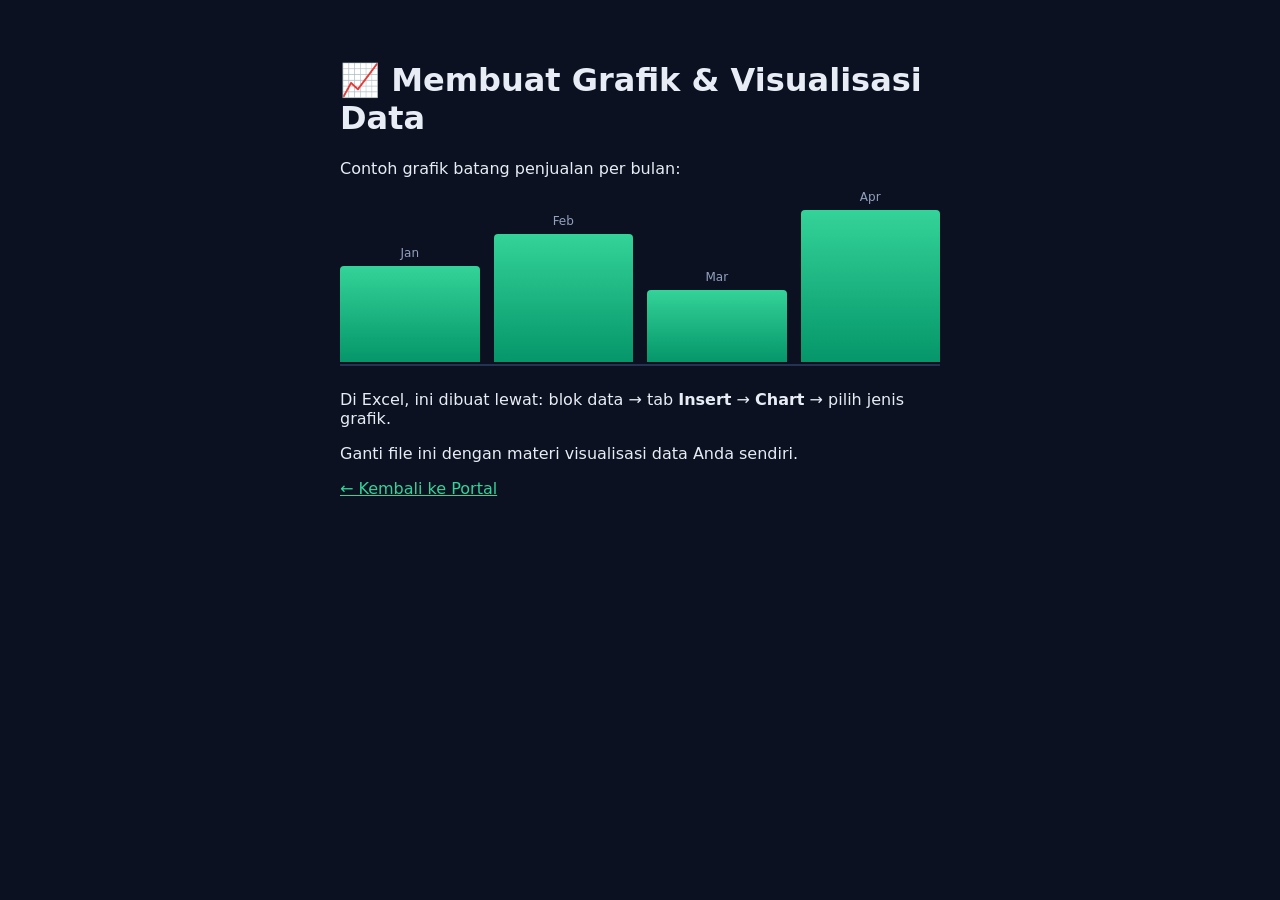
<file: modules/grafik-visualisasi-data.html>
<!DOCTYPE html>
<html lang="id">
<head>
<meta charset="UTF-8">
<title>Membuat Grafik & Visualisasi Data</title>
<style>
  body{font-family:Inter,system-ui,sans-serif;background:#0B1120;color:#E7ECF5;padding:0;margin:0}
  #konten-utama{visibility:hidden;padding:40px;max-width:600px;margin:0 auto}
  .bar-chart{display:flex;align-items:flex-end;gap:14px;height:160px;margin:24px 0;border-bottom:2px solid #253352;padding-bottom:2px}
  .bar{background:linear-gradient(180deg,#34D399,#059669);border-radius:4px 4px 0 0;flex:1;position:relative}
  .bar span{position:absolute;top:-20px;left:0;right:0;text-align:center;font-size:12px;color:#93A1BF}
  a{color:#34D399}
</style>
</head>
<body>
  <div id="konten-utama">
    <h1>📈 Membuat Grafik & Visualisasi Data</h1>
    <p>Contoh grafik batang penjualan per bulan:</p>
    <div class="bar-chart">
      <div class="bar" style="height:60%"><span>Jan</span></div>
      <div class="bar" style="height:80%"><span>Feb</span></div>
      <div class="bar" style="height:45%"><span>Mar</span></div>
      <div class="bar" style="height:95%"><span>Apr</span></div>
    </div>
    <p>Di Excel, ini dibuat lewat: blok data &rarr; tab <b>Insert</b> &rarr; <b>Chart</b> &rarr; pilih jenis grafik.</p>
    <p>Ganti file ini dengan materi visualisasi data Anda sendiri.</p>
    <p><a href="../index.html">&larr; Kembali ke Portal</a></p>
  </div>

  <script>const MODUL_ID = "XII-201";</script>
  <script src="../config.js"></script>
  <script src="../guard.js"></script>
</body>
</html>
</file>
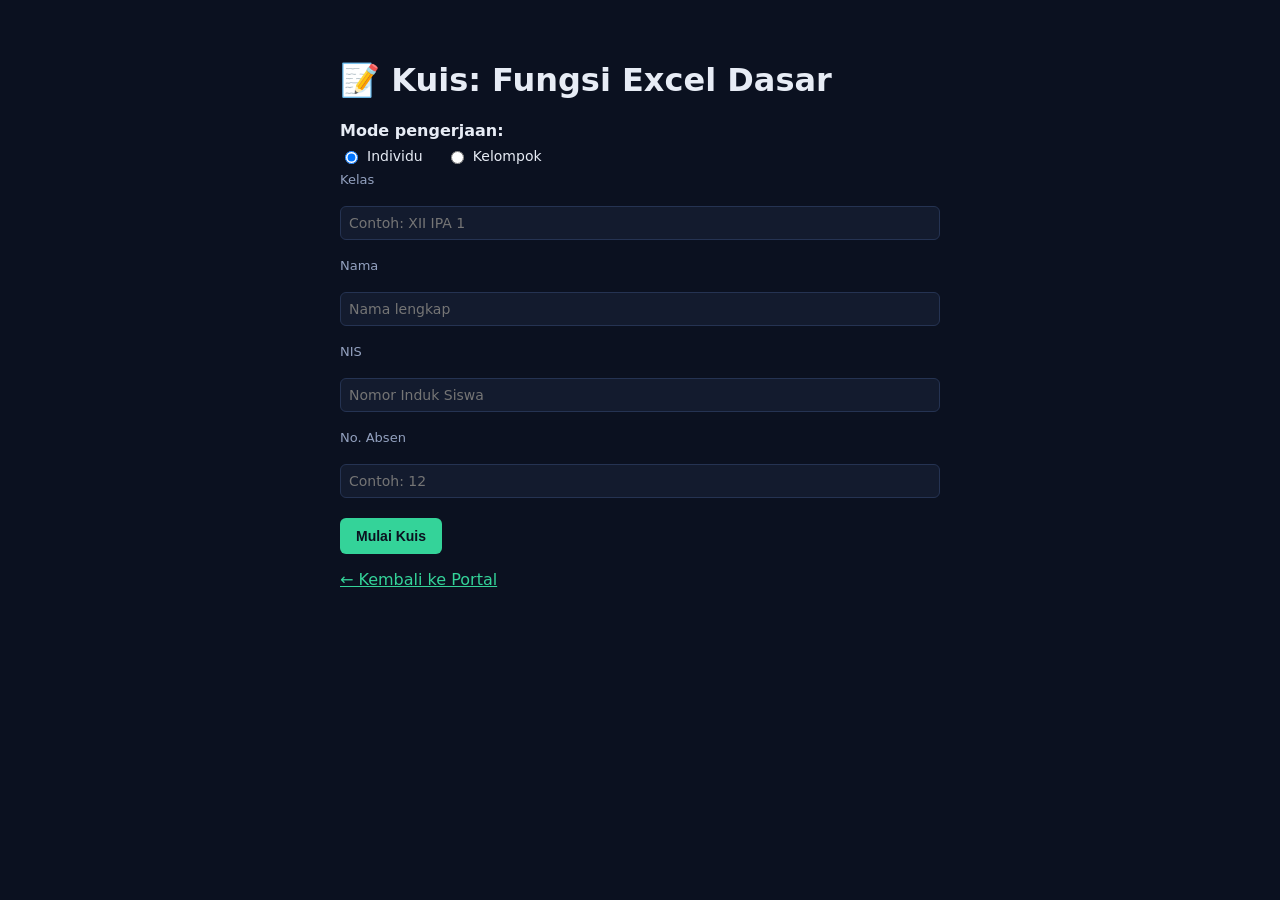
<file: modules/kuis-fungsi-excel.html>
<!DOCTYPE html>
<html lang="id">
<head>
<meta charset="UTF-8">
<title>Kuis: Fungsi Excel Dasar</title>
<style>
  body{font-family:Inter,system-ui,sans-serif;background:#0B1120;color:#E7ECF5;padding:0;margin:0}
  #konten-utama{visibility:hidden;padding:40px;max-width:600px;margin:0 auto}
  label.mode{display:inline-flex;align-items:center;gap:6px;margin-right:18px;font-size:14px;cursor:pointer}
  input[type=text]{padding:8px;border:1px solid #253352;border-radius:6px;width:100%;margin:6px 0 14px;box-sizing:border-box;font-family:inherit;font-size:14px;background:#131B2E;color:#E7ECF5}
  .field-label{font-size:13px;color:#93A1BF;margin-top:4px}
  button{padding:10px 16px;background:#34D399;color:#0B1120;font-weight:600;border:none;border-radius:6px;cursor:pointer;margin-top:6px;font-size:14px}
  button:hover{background:#2BB989}
  .opsi{display:block;margin:6px 0;padding:10px 14px;background:#131B2E;border:1px solid #253352;border-radius:6px;cursor:pointer}
  .opsi:hover{background:#1B2540}
  #status{margin-top:14px;font-size:13px;color:#93A1BF}
  a{color:#34D399}
  .kelompok-hint{font-size:12px;color:#93A1BF;margin-top:-10px;margin-bottom:14px}
</style>
</head>
<body>
  <div id="konten-utama">
    <h1>📝 Kuis: Fungsi Excel Dasar</h1>

    <div id="form-info">
      <p style="font-weight:600;margin-bottom:8px">Mode pengerjaan:</p>
      <label class="mode"><input type="radio" name="mode" value="individu" checked onchange="ubahMode()"> Individu</label>
      <label class="mode"><input type="radio" name="mode" value="kelompok" onchange="ubahMode()"> Kelompok</label>

      <p class="field-label">Kelas</p>
      <input type="text" id="kelas" placeholder="Contoh: XII IPA 1">

      <div id="field-individu">
        <p class="field-label">Nama</p>
        <input type="text" id="nama" placeholder="Nama lengkap">
        <p class="field-label">NIS</p>
        <input type="text" id="nis" placeholder="Nomor Induk Siswa">
        <p class="field-label">No. Absen</p>
        <input type="text" id="absen" placeholder="Contoh: 12">
      </div>

      <div id="field-kelompok" style="display:none">
        <p class="field-label">Nama Kelompok</p>
        <input type="text" id="namaKelompok" placeholder="Contoh: Kelompok 2 - Data Wizard">
        <p class="field-label">Anggota Kelompok</p>
        <input type="text" id="anggota" placeholder="Pisahkan dengan koma: Andi, Budi, Citra">
        <p class="kelompok-hint">Skor akan tercatat atas nama kelompok, bukan perorangan.</p>
      </div>

      <button onclick="mulaiKuis()">Mulai Kuis</button>
      <p id="pesan-error" style="color:#F87171;font-size:13px;margin-top:8px"></p>
    </div>

    <div id="kuis" style="display:none">
      <p id="soal">Rumus manakah yang benar untuk menjumlahkan sel B2 sampai B10 di Excel?</p>
      <div class="opsi" onclick="jawab(false)">=TOTAL(B2:B10)</div>
      <div class="opsi" onclick="jawab(true)">=SUM(B2:B10)</div>
      <div class="opsi" onclick="jawab(false)">=ADD(B2:B10)</div>
      <p id="skor">Skor: 0 / 1</p>
      <button onclick="kirimHasil()">Kirim Hasil</button>
      <p id="status"></p>
    </div>

    <p><a href="../index.html">&larr; Kembali ke Portal</a></p>
  </div>

  <script>const MODUL_ID = "XII-103";</script>
  <script src="../config.js"></script>
  <script src="../guard.js"></script>
  <script>
    let skor = 0;
    let dataPeserta = {};

    function ubahMode(){
      const mode = document.querySelector('input[name=mode]:checked').value;
      document.getElementById('field-individu').style.display = mode === 'individu' ? 'block' : 'none';
      document.getElementById('field-kelompok').style.display = mode === 'kelompok' ? 'block' : 'none';
    }

    function mulaiKuis(){
      const mode = document.querySelector('input[name=mode]:checked').value;
      const kelas = document.getElementById('kelas').value.trim();
      const errEl = document.getElementById('pesan-error');

      if(!kelas){
        errEl.textContent = "Kelas wajib diisi.";
        return;
      }

      if(mode === 'individu'){
        const nama = document.getElementById('nama').value.trim();
        const nis = document.getElementById('nis').value.trim();
        const absen = document.getElementById('absen').value.trim();
        if(!nama){
          errEl.textContent = "Nama wajib diisi.";
          return;
        }
        dataPeserta = { mode:"Individu", nama, nis, absen, kelas, anggota:"" };
      } else {
        const namaKelompok = document.getElementById('namaKelompok').value.trim();
        const anggota = document.getElementById('anggota').value.trim();
        if(!namaKelompok){
          errEl.textContent = "Nama kelompok wajib diisi.";
          return;
        }
        dataPeserta = { mode:"Kelompok", nama:namaKelompok, nis:"", absen:"", kelas, anggota };
      }

      errEl.textContent = "";
      document.getElementById('form-info').style.display = 'none';
      document.getElementById('kuis').style.display = 'block';
    }

    function jawab(benar){
      if(benar) skor++;
      document.getElementById('skor').textContent = `Skor: ${skor} / 1`;
    }

    async function kirimHasil(){
      const status = document.getElementById('status');
      status.textContent = "Mengirim...";
      try{
        await fetch(CONTROL_URL, {
          method: "POST",
          mode: "no-cors",
          headers: { "Content-Type": "text/plain" },
          body: JSON.stringify({
            waktu: new Date().toISOString(),
            mode: dataPeserta.mode,
            nama: dataPeserta.nama,
            nis: dataPeserta.nis,
            absen: dataPeserta.absen,
            kelas: dataPeserta.kelas,
            anggota: dataPeserta.anggota,
            materi: "Fungsi Excel Dasar",
            skor: skor,
            total: 1
          })
        });
        status.textContent = "✅ Hasil terkirim ke spreadsheet guru. Terima kasih!";
      }catch(err){
        status.textContent = "⚠️ Gagal mengirim. Periksa koneksi internet.";
      }
    }
  </script>
</body>
</html>
</file>
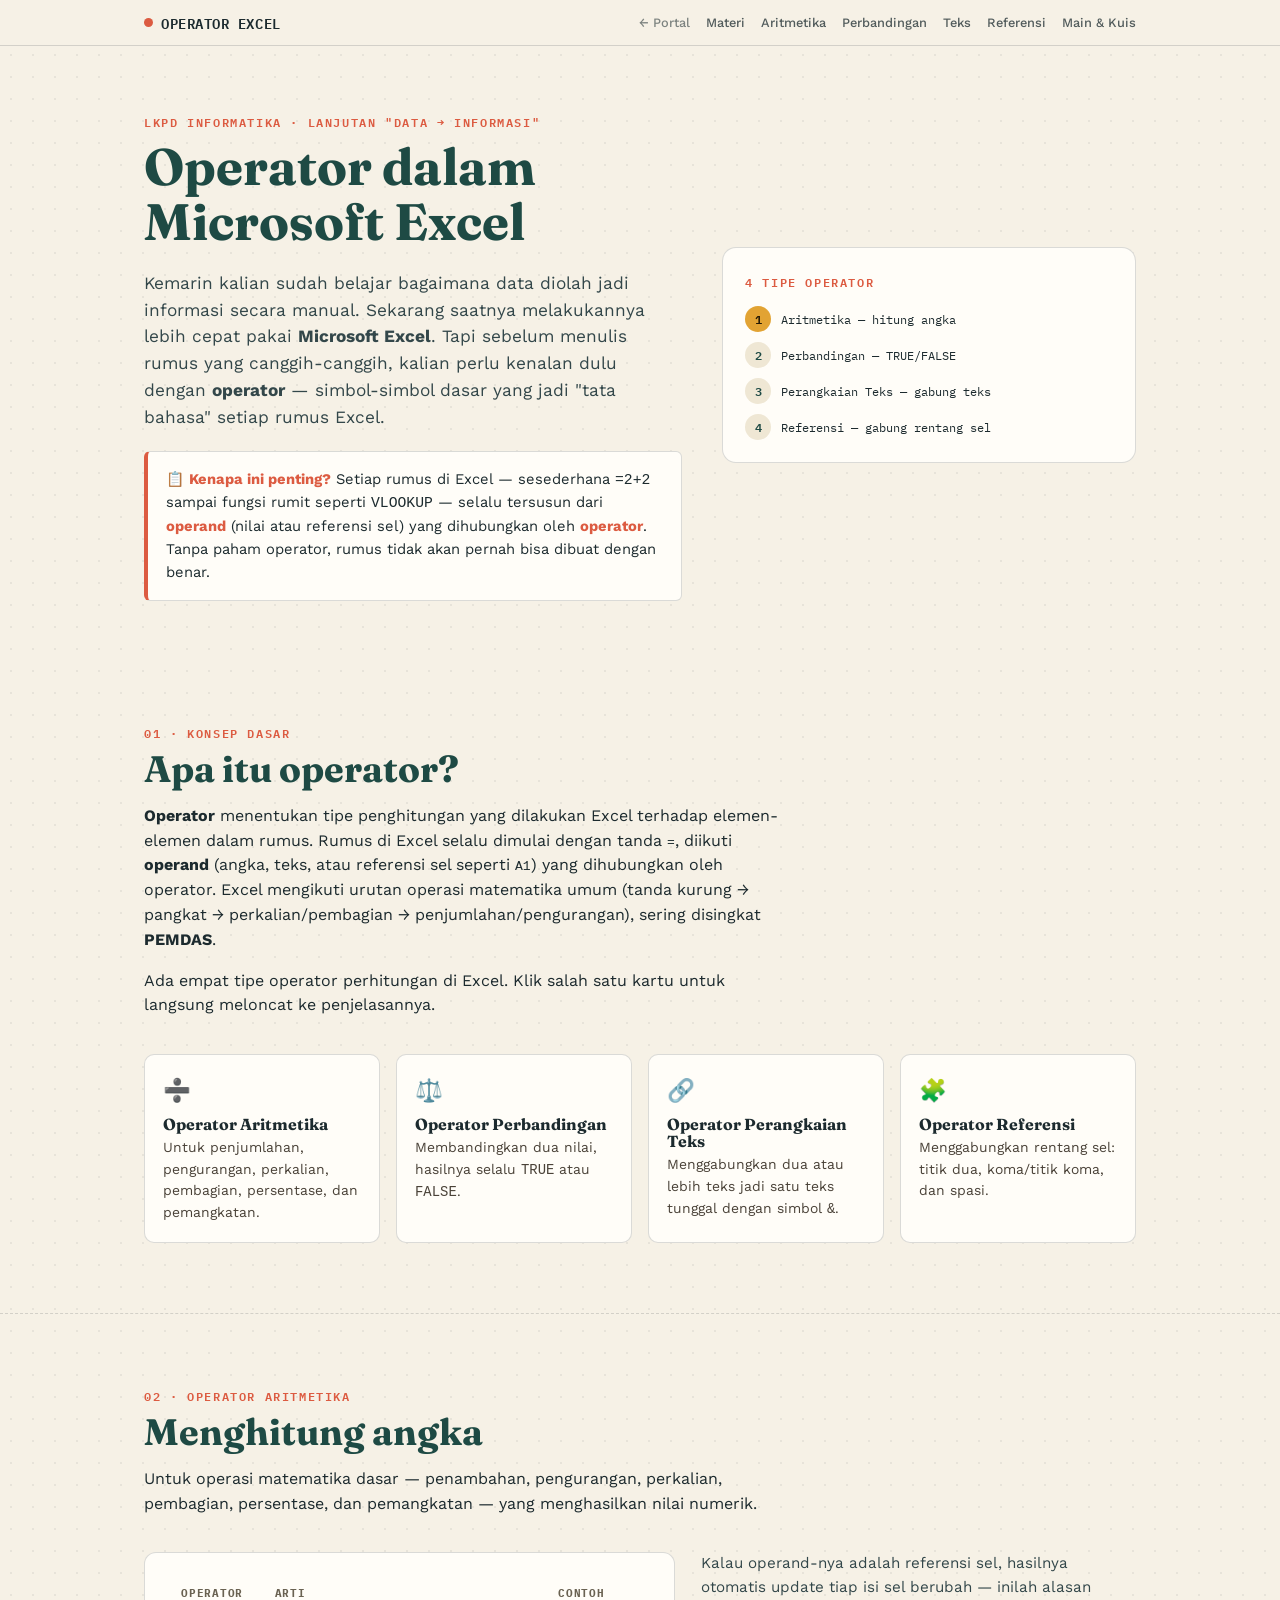
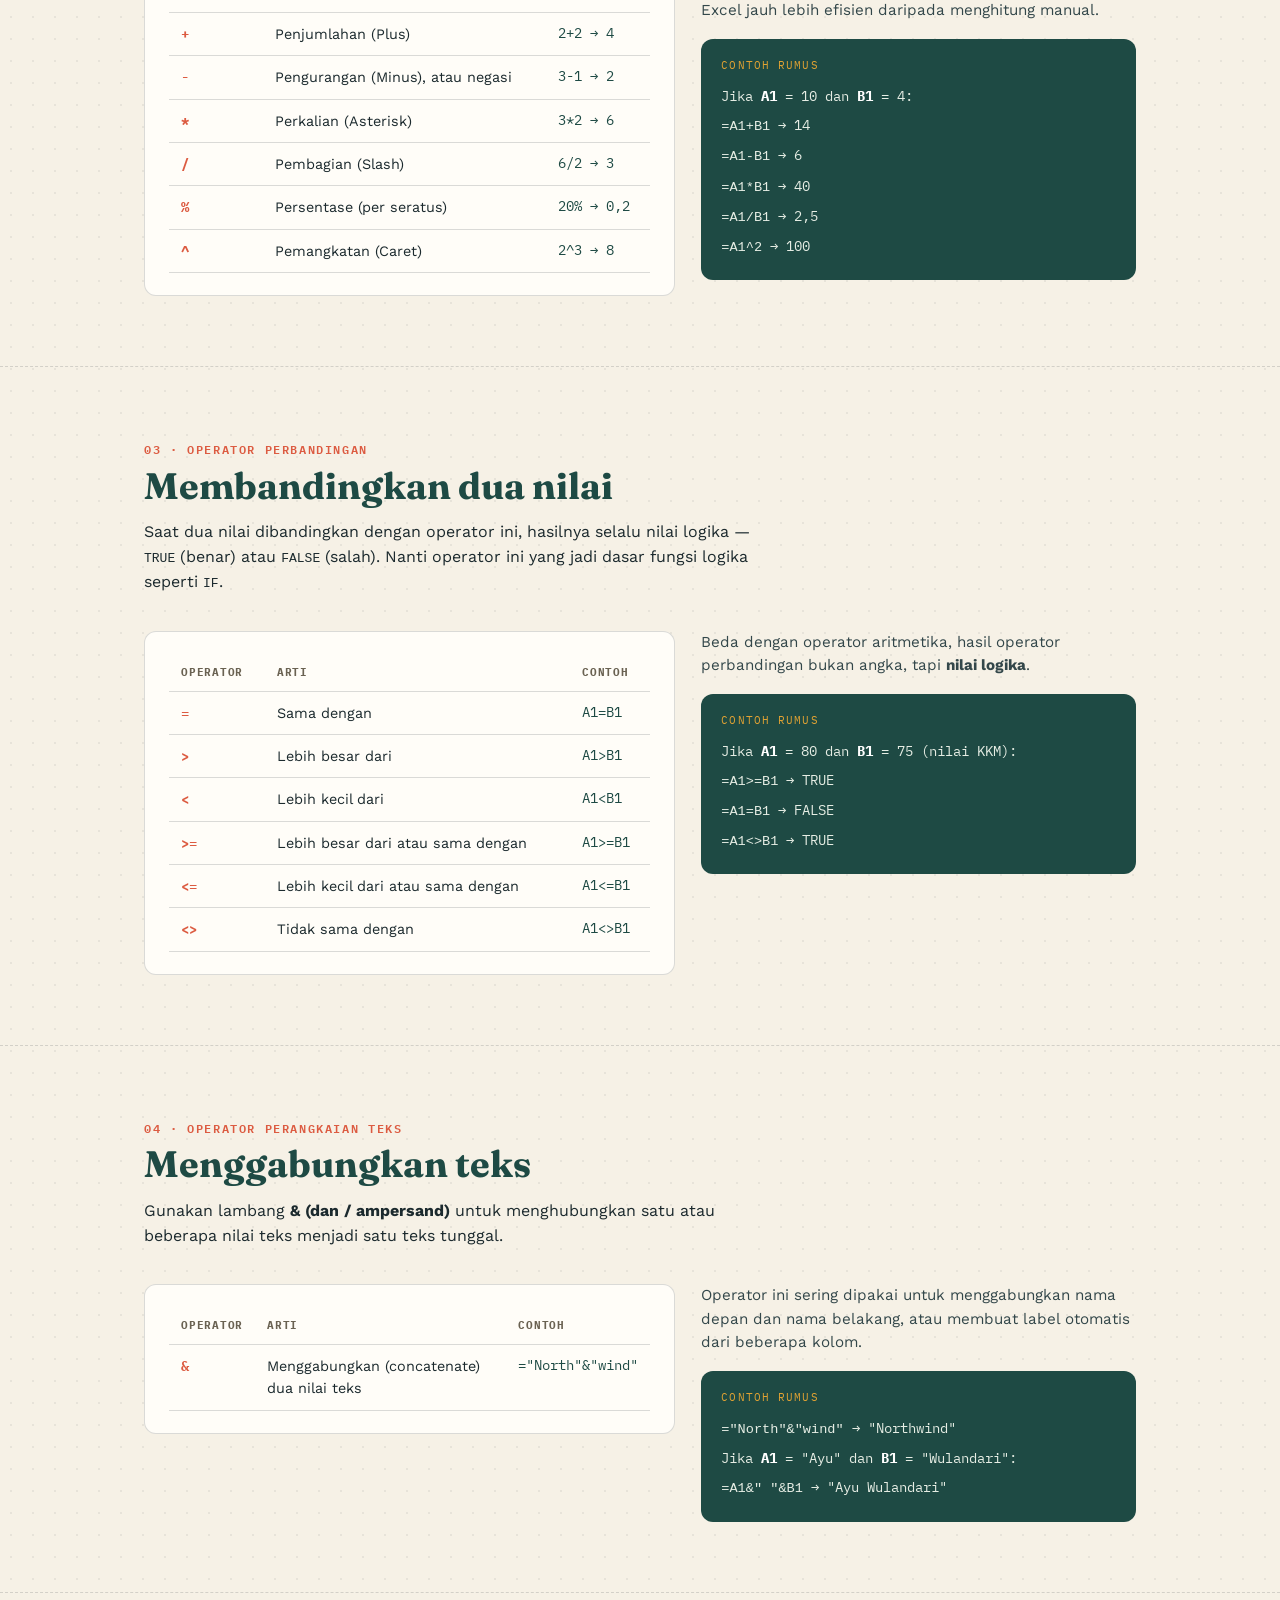
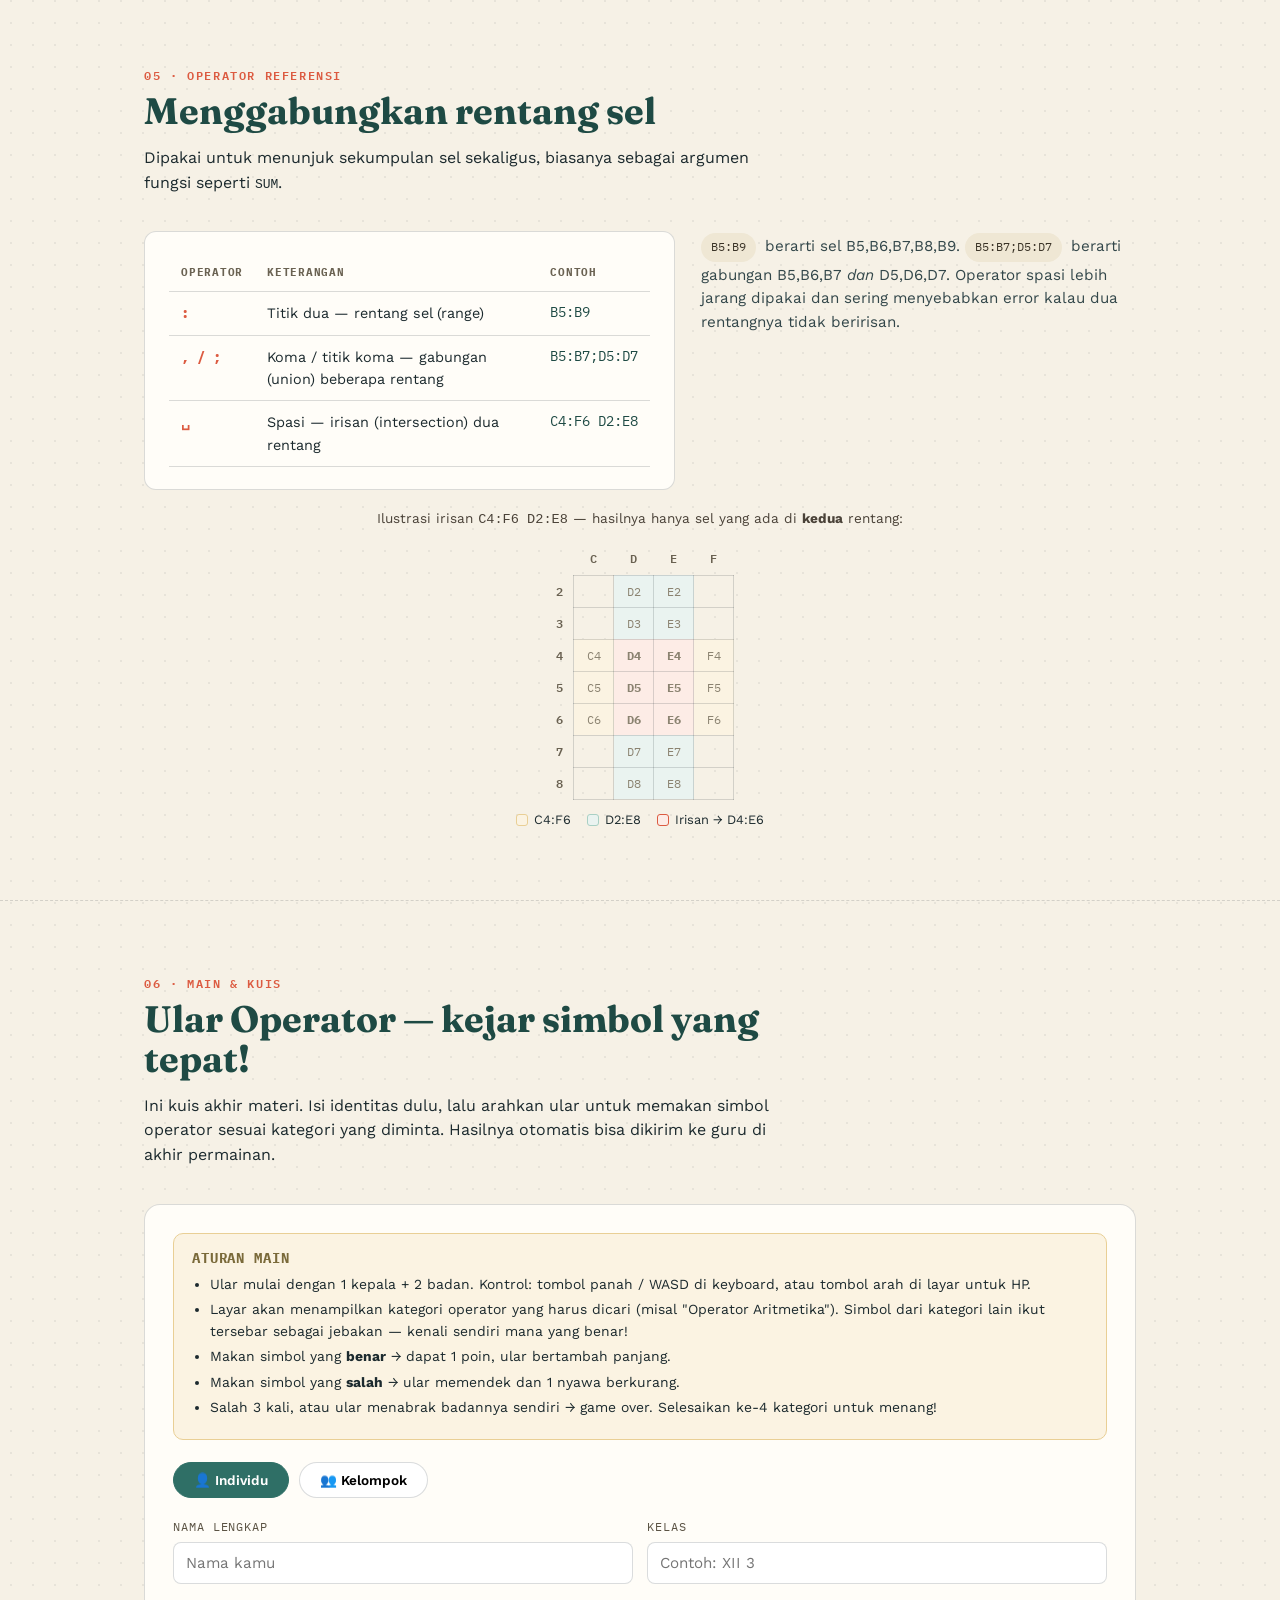
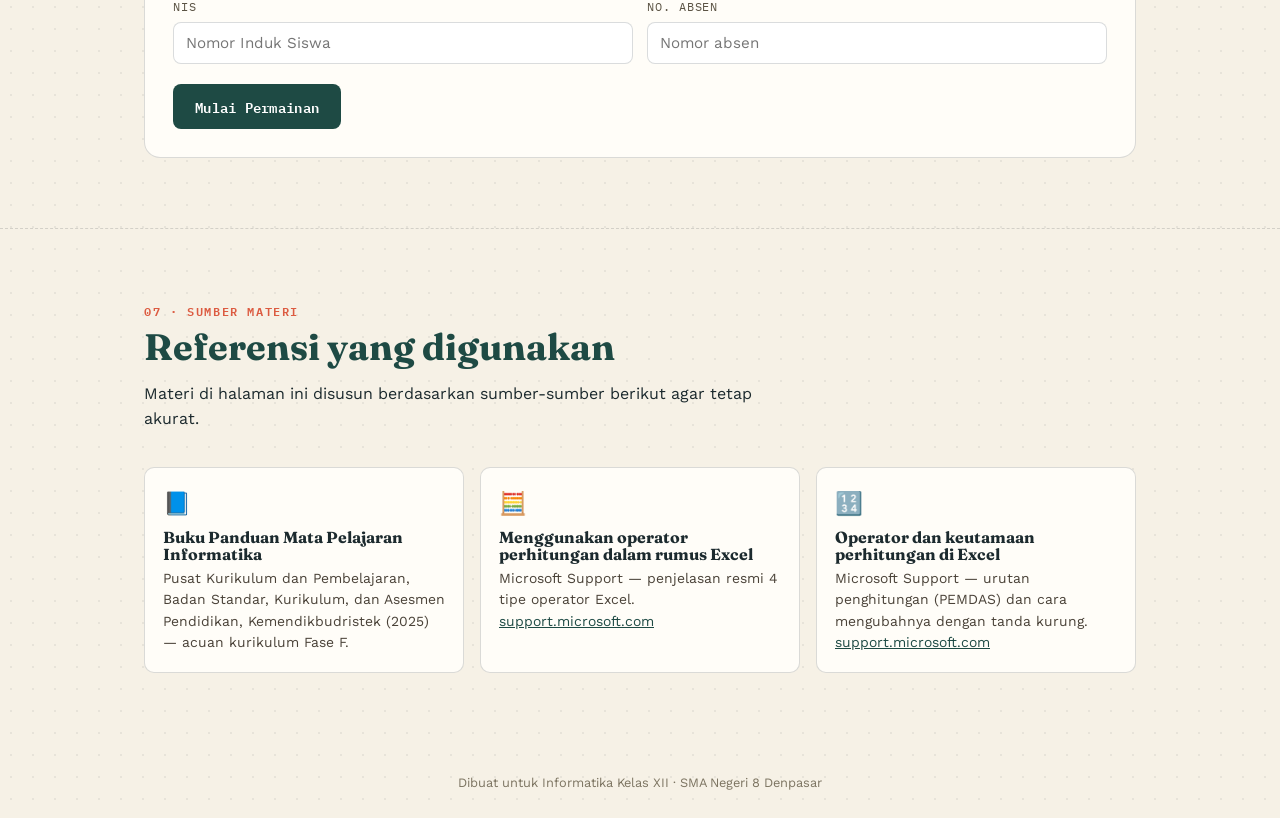
<file: modules/operator-excel.html>
<!DOCTYPE html>
<html lang="id">
<head>
<meta charset="UTF-8">
<meta name="viewport" content="width=device-width, initial-scale=1.0">
<title>Operator dalam Microsoft Excel — Belajar Rumus Excel</title>
<link rel="preconnect" href="https://fonts.googleapis.com">
<link href="https://fonts.googleapis.com/css2?family=Fraunces:ital,opsz,wght@0,9..144,400;0,9..144,600;0,9..144,700;1,9..144,500&family=Work+Sans:wght@400;500;600;700&family=IBM+Plex+Mono:wght@400;500;600&display=swap" rel="stylesheet">
<style>
:root{
  --ink:#1c2a2e;
  --paper:#f6f1e6;
  --paper-2:#efe7d4;
  --amber:#e2a333;
  --teal:#2f6f66;
  --teal-dark:#1e4a44;
  --coral:#dc5b41;
  --line: rgba(28,42,46,0.16);
  --card: #fffdf8;
}
*{box-sizing:border-box;}
html{scroll-behavior:smooth;}
body{
  margin:0;
  background:var(--paper);
  color:var(--ink);
  font-family:'Work Sans',sans-serif;
  line-height:1.55;
  background-image:
    radial-gradient(circle, rgba(28,42,46,0.07) 1px, transparent 1px);
  background-size: 22px 22px;
}
h1,h2,h3,h4{font-family:'Fraunces',serif; margin:0 0 .4em 0; line-height:1.08; color:var(--teal-dark);}
.eyebrow{
  font-family:'IBM Plex Mono',monospace;
  text-transform:uppercase;
  letter-spacing:.14em;
  font-size:.72rem;
  color:var(--coral);
  font-weight:600;
  display:inline-block;
  margin-bottom:.6em;
}
p{margin:0 0 1em 0;}
a{color:var(--teal-dark);}
.wrap{max-width:1040px;margin:0 auto;padding:0 24px;}
section{padding:70px 0;border-bottom:1px dashed var(--line);}
section:last-of-type{border-bottom:none;}

/* NAV */
nav{
  position:sticky;top:0;z-index:50;
  background:rgba(246,241,230,0.92);
  backdrop-filter:blur(6px);
  border-bottom:1px solid var(--line);
}
nav .wrap{display:flex;align-items:center;justify-content:space-between;padding:12px 24px;max-width:1040px;flex-wrap:wrap;gap:8px;}
.brand{font-family:'IBM Plex Mono',monospace;font-weight:600;font-size:.85rem;letter-spacing:.04em;display:flex;align-items:center;gap:8px;}
.brand .dot{width:9px;height:9px;border-radius:50%;background:var(--coral);display:inline-block;}
.navlinks{display:flex;gap:16px;flex-wrap:wrap;}
.navlinks a{font-size:.8rem;text-decoration:none;color:var(--ink);opacity:.75;font-weight:500;}
.navlinks a:hover{opacity:1;color:var(--coral);}
@media(max-width:820px){.navlinks{display:none;}}

/* HERO */
.hero{padding:64px 0 50px;}
.hero-grid{display:grid;grid-template-columns:1.3fr 1fr;gap:40px;align-items:center;}
@media(max-width:800px){.hero-grid{grid-template-columns:1fr;}}
.hero h1{font-size:clamp(2.1rem,5vw,3.2rem);}
.hero .lede{font-size:1.08rem;max-width:54ch;color:#33474a;}
.callback{
  background:var(--card);
  border:1px solid var(--line);
  border-left:4px solid var(--coral);
  border-radius:6px;
  padding:16px 18px;
  font-size:.92rem;
  margin-top:20px;
}
.callback b{color:var(--coral);}
.hero-visual{background:var(--card);border:1px solid var(--line);border-radius:14px;padding:22px;position:relative;}
.pipeline-mini{display:flex;flex-direction:column;gap:10px;}
.pmini{display:flex;align-items:center;gap:10px;font-family:'IBM Plex Mono',monospace;font-size:.78rem;}
.pmini .n{width:26px;height:26px;border-radius:50%;background:var(--paper-2);display:flex;align-items:center;justify-content:center;font-weight:600;color:var(--teal-dark);flex-shrink:0;}
.pmini.active .n{background:var(--amber);color:#221805;}

/* SECTION HEADERS */
.shead{max-width:640px;margin-bottom:36px;}
.shead h2{font-size:clamp(1.6rem,3.4vw,2.3rem);}

/* LEGEND CARDS */
.src-grid{display:grid;grid-template-columns:repeat(auto-fit,minmax(210px,1fr));gap:16px;margin-top:10px;}
.src-card{background:var(--card);border:1px solid var(--line);border-radius:10px;padding:18px;}
.src-card .ico{font-size:1.4rem;}
.src-card h4{font-size:1rem;margin:8px 0 4px;color:var(--ink);}
.src-card p{font-size:.87rem;color:#4a4238;margin:0;}
a.src-card{text-decoration:none;display:block;transition:transform .15s, box-shadow .15s;}
a.src-card:hover{transform:translateY(-3px);box-shadow:0 8px 20px rgba(28,42,46,0.1);}

/* OPERATOR TABLE */
.op-table-wrap{background:var(--card);border:1px solid var(--line);border-radius:12px;padding:22px 24px;overflow-x:auto;}
table.op-table{width:100%;border-collapse:collapse;font-size:.9rem;min-width:420px;}
table.op-table th,table.op-table td{text-align:left;padding:10px 12px;border-bottom:1px solid var(--line);vertical-align:top;}
table.op-table th{font-family:'IBM Plex Mono',monospace;font-size:.68rem;text-transform:uppercase;letter-spacing:.07em;color:#6a6252;}
table.op-table td.sym{font-family:'IBM Plex Mono',monospace;font-weight:700;color:var(--coral);white-space:nowrap;}
table.op-table td.contoh{font-family:'IBM Plex Mono',monospace;font-size:.85rem;color:var(--teal-dark);white-space:nowrap;}
.op-grid{display:grid;grid-template-columns:1.1fr .9fr;gap:26px;align-items:start;}
@media(max-width:800px){.op-grid{grid-template-columns:1fr;}}
.op-note{font-size:.95rem;color:#33474a;}
.op-note .chip{font-family:'IBM Plex Mono',monospace;font-size:.74rem;background:var(--paper-2);padding:5px 10px;border-radius:20px;color:#3a3327;display:inline-block;margin:2px 4px 2px 0;}
.example-box{background:var(--teal-dark);color:#f2ede0;border-radius:12px;padding:18px 20px;margin-top:16px;font-family:'IBM Plex Mono',monospace;font-size:.85rem;}
.example-box .k{color:var(--amber);font-size:.7rem;text-transform:uppercase;letter-spacing:.1em;margin-bottom:8px;}
.example-box div.row{padding:4px 0;color:#e6ede4;}
.example-box b{color:#fff;}

/* CELL GRID DIAGRAM (referensi) */
.cellgrid-wrap{margin-top:18px;overflow-x:auto;}
table.cellgrid{border-collapse:collapse;font-family:'IBM Plex Mono',monospace;font-size:.78rem;margin:0 auto;}
table.cellgrid th{padding:6px 14px;color:#6a6252;font-weight:600;}
table.cellgrid td{width:40px;height:32px;text-align:center;border:1px solid var(--line);color:#8b8371;}
table.cellgrid th.rowhead{color:#6a6252;padding:6px 10px;}
td.rng1{background:#fbf3e2;border-color:#e9cf95;color:#7a6a3a;}
td.rng2{background:#eaf3f0;border-color:#a9d0c4;color:var(--teal-dark);}
td.rngboth{background:#fdece6;border-color:var(--coral);color:var(--coral);font-weight:700;}
.cellgrid-legend{display:flex;gap:16px;flex-wrap:wrap;margin-top:10px;font-size:.8rem;justify-content:center;}
.cellgrid-legend span{display:inline-flex;align-items:center;gap:6px;}
.swatch{width:12px;height:12px;border-radius:3px;display:inline-block;}

/* BUTTONS */
.btn{
  font-family:'IBM Plex Mono',monospace;font-weight:600;letter-spacing:.02em;font-size:.85rem;
  background:var(--teal-dark);color:#fff;border:none;border-radius:8px;padding:11px 22px;cursor:pointer;
}
.btn:hover{background:var(--coral);}
.btn.ghost{background:transparent;color:var(--teal-dark);border:1.5px solid var(--teal-dark);}
.btn.ghost:hover{background:var(--teal-dark);color:#fff;}
.btn:disabled{opacity:.45;cursor:not-allowed;}

/* GAME PANEL */
.game-panel{background:var(--card);border:1px solid var(--line);border-radius:16px;padding:28px;}
.idform{display:grid;grid-template-columns:1fr 1fr;gap:14px;margin-bottom:20px;}
@media(max-width:600px){.idform{grid-template-columns:1fr;}}
.mode-toggle{display:flex;gap:10px;margin-bottom:20px;}
.pill-btn{
  border:1.5px solid var(--line);background:#fff;border-radius:20px;padding:9px 20px;font-family:'Work Sans',sans-serif;
  font-size:.85rem;cursor:pointer;font-weight:600;transition:.15s;
}
.mode-btn.active{background:var(--teal);border-color:var(--teal);color:#fff;}
.field label{display:block;font-family:'IBM Plex Mono',monospace;font-size:.72rem;text-transform:uppercase;letter-spacing:.08em;margin-bottom:6px;color:#5b5344;}
.field input{
  width:100%;padding:11px 12px;border:1.5px solid var(--line);border-radius:8px;font-family:'Work Sans',sans-serif;
  font-size:.95rem;background:#fff;
}
.field input:focus{outline:2px solid var(--amber);border-color:var(--amber);}
.hidden{display:none !important;}

.rules-box{background:#fbf3e2;border:1px solid #e9cf95;border-radius:10px;padding:16px 18px;font-size:.87rem;margin-bottom:22px;}
.rules-box h4{margin:0 0 8px;font-size:.9rem;color:#7a6a3a;font-family:'IBM Plex Mono',monospace;text-transform:uppercase;letter-spacing:.06em;}
.rules-box ul{margin:0;padding-left:18px;}
.rules-box li{margin-bottom:4px;}

.game-hud{display:flex;justify-content:space-between;align-items:center;flex-wrap:wrap;gap:10px;margin-bottom:14px;}
.hud-cat{font-weight:600;font-size:.95rem;}
.hud-right{display:flex;align-items:center;gap:14px;}
.hearts{font-size:1.05rem;letter-spacing:2px;}
.score-pill{font-family:'IBM Plex Mono',monospace;font-size:.85rem;background:var(--paper-2);padding:6px 14px;border-radius:20px;white-space:nowrap;}

.canvas-wrap{max-width:480px;margin:0 auto;}
#gameCanvas{width:100%;aspect-ratio:1/1;background:#fffefb;border:1.5px solid var(--line);border-radius:14px;display:block;touch-action:none;}

.dpad{display:grid;grid-template-columns:52px 52px 52px;grid-template-rows:52px 52px 52px;gap:6px;justify-content:center;margin:18px auto 0;width:max-content;}
.dpad button{border:1.5px solid var(--line);background:#fff;border-radius:10px;font-size:1.1rem;cursor:pointer;}
.dpad button:active{background:var(--paper-2);}
#dUp{grid-column:2;grid-row:1;}
#dLeft{grid-column:1;grid-row:2;}
#dDown{grid-column:2;grid-row:2;}
#dRight{grid-column:3;grid-row:2;}

.game-actions{display:flex;gap:10px;flex-wrap:wrap;justify-content:center;margin-top:18px;}
.result-box{display:none;background:var(--teal-dark);color:#fff;border-radius:14px;padding:28px;text-align:center;margin-top:22px;}
.result-box .big{font-family:'Fraunces',serif;font-size:2.4rem;color:var(--amber);}
.result-box p{color:#e5ede7;}
.sendnote{font-size:.8rem;color:var(--amber);margin-top:10px;min-height:1.2em;}

footer{padding:30px 0;text-align:center;font-size:.8rem;color:#7c7461;}

.reveal{opacity:1;transform:none;}
.reveal.in{opacity:1;transform:none;}
@media (prefers-reduced-motion: reduce){
  html{scroll-behavior:auto;}
  .reveal{transition:none;opacity:1;transform:none;}
}

/* Loading indicator shown while guard.js checks visibility status */
#guard-loading{
  position:fixed;inset:0;background:#f6f1e6;z-index:999;
  display:flex;flex-direction:column;align-items:center;justify-content:center;gap:14px;
  font-family:'IBM Plex Mono',monospace;color:#5b5344;font-size:.85rem;
}
#guard-loading .spin{
  width:34px;height:34px;border-radius:50%;
  border:3px solid rgba(28,42,46,0.15);border-top-color:#dc5b41;
  animation:guardspin .8s linear infinite;
}
@keyframes guardspin{to{transform:rotate(360deg);}}
</style>
</head>
<body>

<div id="guard-loading">
  <div class="spin"></div>
  <div>Memuat materi…</div>
</div>

<div id="konten-utama" style="visibility:hidden">

<nav>
  <div class="wrap">
    <div class="brand"><span class="dot"></span> OPERATOR EXCEL</div>
    <div class="navlinks">
      <a href="../index.html" style="opacity:.55;">← Portal</a>
      <a href="#materi">Materi</a>
      <a href="#aritmetika">Aritmetika</a>
      <a href="#perbandingan">Perbandingan</a>
      <a href="#teks">Teks</a>
      <a href="#referensi">Referensi</a>
      <a href="#main">Main &amp; Kuis</a>
    </div>
  </div>
</nav>

<header class="hero">
  <div class="wrap hero-grid">
    <div>
      <span class="eyebrow">LKPD Informatika · Lanjutan "Data → Informasi"</span>
      <h1>Operator dalam Microsoft Excel</h1>
      <p class="lede">Kemarin kalian sudah belajar bagaimana data diolah jadi informasi secara manual. Sekarang saatnya melakukannya lebih cepat pakai <b>Microsoft Excel</b>. Tapi sebelum menulis rumus yang canggih-canggih, kalian perlu kenalan dulu dengan <b>operator</b> — simbol-simbol dasar yang jadi "tata bahasa" setiap rumus Excel.</p>
      <div class="callback">
        📋 <b>Kenapa ini penting?</b> Setiap rumus di Excel — sesederhana <code>=2+2</code> sampai fungsi rumit seperti <code>VLOOKUP</code> — selalu tersusun dari <b>operand</b> (nilai atau referensi sel) yang dihubungkan oleh <b>operator</b>. Tanpa paham operator, rumus tidak akan pernah bisa dibuat dengan benar.
      </div>
    </div>
    <div class="hero-visual">
      <span class="eyebrow" style="margin-bottom:14px;">4 tipe operator</span>
      <div class="pipeline-mini">
        <div class="pmini active"><span class="n">1</span> Aritmetika — hitung angka</div>
        <div class="pmini"><span class="n">2</span> Perbandingan — TRUE/FALSE</div>
        <div class="pmini"><span class="n">3</span> Perangkaian Teks — gabung teks</div>
        <div class="pmini"><span class="n">4</span> Referensi — gabung rentang sel</div>
      </div>
    </div>
  </div>
</header>

<section id="materi">
  <div class="wrap">
    <div class="shead reveal">
      <span class="eyebrow">01 · Konsep Dasar</span>
      <h2>Apa itu operator?</h2>
      <p><b>Operator</b> menentukan tipe penghitungan yang dilakukan Excel terhadap elemen-elemen dalam rumus. Rumus di Excel selalu dimulai dengan tanda <code>=</code>, diikuti <b>operand</b> (angka, teks, atau referensi sel seperti <code>A1</code>) yang dihubungkan oleh operator. Excel mengikuti urutan operasi matematika umum (tanda kurung → pangkat → perkalian/pembagian → penjumlahan/pengurangan), sering disingkat <b>PEMDAS</b>.</p>
      <p>Ada empat tipe operator perhitungan di Excel. Klik salah satu kartu untuk langsung meloncat ke penjelasannya.</p>
    </div>
    <div class="src-grid reveal">
      <a class="src-card" href="#aritmetika">
        <div class="ico">➗</div>
        <h4>Operator Aritmetika</h4>
        <p>Untuk penjumlahan, pengurangan, perkalian, pembagian, persentase, dan pemangkatan.</p>
      </a>
      <a class="src-card" href="#perbandingan">
        <div class="ico">⚖️</div>
        <h4>Operator Perbandingan</h4>
        <p>Membandingkan dua nilai, hasilnya selalu <code>TRUE</code> atau <code>FALSE</code>.</p>
      </a>
      <a class="src-card" href="#teks">
        <div class="ico">🔗</div>
        <h4>Operator Perangkaian Teks</h4>
        <p>Menggabungkan dua atau lebih teks jadi satu teks tunggal dengan simbol <code>&amp;</code>.</p>
      </a>
      <a class="src-card" href="#referensi">
        <div class="ico">🧩</div>
        <h4>Operator Referensi</h4>
        <p>Menggabungkan rentang sel: titik dua, koma/titik koma, dan spasi.</p>
      </a>
    </div>
  </div>
</section>

<section id="aritmetika">
  <div class="wrap">
    <div class="shead reveal">
      <span class="eyebrow">02 · Operator Aritmetika</span>
      <h2>Menghitung angka</h2>
      <p>Untuk operasi matematika dasar — penambahan, pengurangan, perkalian, pembagian, persentase, dan pemangkatan — yang menghasilkan nilai numerik.</p>
    </div>
    <div class="op-grid reveal">
      <div class="op-table-wrap">
        <table class="op-table">
          <tr><th>Operator</th><th>Arti</th><th>Contoh</th></tr>
          <tr><td class="sym">+</td><td>Penjumlahan (Plus)</td><td class="contoh">2+2 → 4</td></tr>
          <tr><td class="sym">-</td><td>Pengurangan (Minus), atau negasi</td><td class="contoh">3-1 → 2</td></tr>
          <tr><td class="sym">*</td><td>Perkalian (Asterisk)</td><td class="contoh">3*2 → 6</td></tr>
          <tr><td class="sym">/</td><td>Pembagian (Slash)</td><td class="contoh">6/2 → 3</td></tr>
          <tr><td class="sym">%</td><td>Persentase (per seratus)</td><td class="contoh">20% → 0,2</td></tr>
          <tr><td class="sym">^</td><td>Pemangkatan (Caret)</td><td class="contoh">2^3 → 8</td></tr>
        </table>
      </div>
      <div class="op-note">
        <p>Kalau operand-nya adalah referensi sel, hasilnya otomatis update tiap isi sel berubah — inilah alasan Excel jauh lebih efisien daripada menghitung manual.</p>
        <div class="example-box">
          <div class="k">Contoh rumus</div>
          <div class="row">Jika <b>A1</b> = 10 dan <b>B1</b> = 4:</div>
          <div class="row"><code>=A1+B1</code> → 14</div>
          <div class="row"><code>=A1-B1</code> → 6</div>
          <div class="row"><code>=A1*B1</code> → 40</div>
          <div class="row"><code>=A1/B1</code> → 2,5</div>
          <div class="row"><code>=A1^2</code> → 100</div>
        </div>
      </div>
    </div>
  </div>
</section>

<section id="perbandingan">
  <div class="wrap">
    <div class="shead reveal">
      <span class="eyebrow">03 · Operator Perbandingan</span>
      <h2>Membandingkan dua nilai</h2>
      <p>Saat dua nilai dibandingkan dengan operator ini, hasilnya selalu nilai logika — <code>TRUE</code> (benar) atau <code>FALSE</code> (salah). Nanti operator ini yang jadi dasar fungsi logika seperti <code>IF</code>.</p>
    </div>
    <div class="op-grid reveal">
      <div class="op-table-wrap">
        <table class="op-table">
          <tr><th>Operator</th><th>Arti</th><th>Contoh</th></tr>
          <tr><td class="sym">=</td><td>Sama dengan</td><td class="contoh">A1=B1</td></tr>
          <tr><td class="sym">&gt;</td><td>Lebih besar dari</td><td class="contoh">A1&gt;B1</td></tr>
          <tr><td class="sym">&lt;</td><td>Lebih kecil dari</td><td class="contoh">A1&lt;B1</td></tr>
          <tr><td class="sym">&gt;=</td><td>Lebih besar dari atau sama dengan</td><td class="contoh">A1&gt;=B1</td></tr>
          <tr><td class="sym">&lt;=</td><td>Lebih kecil dari atau sama dengan</td><td class="contoh">A1&lt;=B1</td></tr>
          <tr><td class="sym">&lt;&gt;</td><td>Tidak sama dengan</td><td class="contoh">A1&lt;&gt;B1</td></tr>
        </table>
      </div>
      <div class="op-note">
        <p>Beda dengan operator aritmetika, hasil operator perbandingan bukan angka, tapi <b>nilai logika</b>.</p>
        <div class="example-box">
          <div class="k">Contoh rumus</div>
          <div class="row">Jika <b>A1</b> = 80 dan <b>B1</b> = 75 (nilai KKM):</div>
          <div class="row"><code>=A1&gt;=B1</code> → TRUE</div>
          <div class="row"><code>=A1=B1</code> → FALSE</div>
          <div class="row"><code>=A1&lt;&gt;B1</code> → TRUE</div>
        </div>
      </div>
    </div>
  </div>
</section>

<section id="teks">
  <div class="wrap">
    <div class="shead reveal">
      <span class="eyebrow">04 · Operator Perangkaian Teks</span>
      <h2>Menggabungkan teks</h2>
      <p>Gunakan lambang <b>&amp; (dan / ampersand)</b> untuk menghubungkan satu atau beberapa nilai teks menjadi satu teks tunggal.</p>
    </div>
    <div class="op-grid reveal">
      <div class="op-table-wrap">
        <table class="op-table">
          <tr><th>Operator</th><th>Arti</th><th>Contoh</th></tr>
          <tr><td class="sym">&amp;</td><td>Menggabungkan (concatenate) dua nilai teks</td><td class="contoh">="North"&amp;"wind"</td></tr>
        </table>
      </div>
      <div class="op-note">
        <p>Operator ini sering dipakai untuk menggabungkan nama depan dan nama belakang, atau membuat label otomatis dari beberapa kolom.</p>
        <div class="example-box">
          <div class="k">Contoh rumus</div>
          <div class="row"><code>="North"&amp;"wind"</code> → "Northwind"</div>
          <div class="row">Jika <b>A1</b> = "Ayu" dan <b>B1</b> = "Wulandari":</div>
          <div class="row"><code>=A1&amp;" "&amp;B1</code> → "Ayu Wulandari"</div>
        </div>
      </div>
    </div>
  </div>
</section>

<section id="referensi">
  <div class="wrap">
    <div class="shead reveal">
      <span class="eyebrow">05 · Operator Referensi</span>
      <h2>Menggabungkan rentang sel</h2>
      <p>Dipakai untuk menunjuk sekumpulan sel sekaligus, biasanya sebagai argumen fungsi seperti <code>SUM</code>.</p>
    </div>
    <div class="op-grid reveal">
      <div class="op-table-wrap">
        <table class="op-table">
          <tr><th>Operator</th><th>Keterangan</th><th>Contoh</th></tr>
          <tr><td class="sym">:</td><td>Titik dua — rentang sel (range)</td><td class="contoh">B5:B9</td></tr>
          <tr><td class="sym">, / ;</td><td>Koma / titik koma — gabungan (union) beberapa rentang</td><td class="contoh">B5:B7;D5:D7</td></tr>
          <tr><td class="sym">␣</td><td>Spasi — irisan (intersection) dua rentang</td><td class="contoh">C4:F6 D2:E8</td></tr>
        </table>
      </div>
      <div class="op-note">
        <p><span class="chip">B5:B9</span> berarti sel B5,B6,B7,B8,B9. <span class="chip">B5:B7;D5:D7</span> berarti gabungan B5,B6,B7 <i>dan</i> D5,D6,D7. Operator spasi lebih jarang dipakai dan sering menyebabkan error kalau dua rentangnya tidak beririsan.</p>
      </div>
    </div>
    <div class="cellgrid-wrap reveal">
      <p style="text-align:center;font-size:.85rem;color:#4a4238;">Ilustrasi irisan <code>C4:F6 D2:E8</code> — hasilnya hanya sel yang ada di <b>kedua</b> rentang:</p>
      <table class="cellgrid">
        <tr><th></th><th>C</th><th>D</th><th>E</th><th>F</th></tr>
        <tr><th class="rowhead">2</th><td></td><td class="rng2">D2</td><td class="rng2">E2</td><td></td></tr>
        <tr><th class="rowhead">3</th><td></td><td class="rng2">D3</td><td class="rng2">E3</td><td></td></tr>
        <tr><th class="rowhead">4</th><td class="rng1">C4</td><td class="rngboth">D4</td><td class="rngboth">E4</td><td class="rng1">F4</td></tr>
        <tr><th class="rowhead">5</th><td class="rng1">C5</td><td class="rngboth">D5</td><td class="rngboth">E5</td><td class="rng1">F5</td></tr>
        <tr><th class="rowhead">6</th><td class="rng1">C6</td><td class="rngboth">D6</td><td class="rngboth">E6</td><td class="rng1">F6</td></tr>
        <tr><th class="rowhead">7</th><td></td><td class="rng2">D7</td><td class="rng2">E7</td><td></td></tr>
        <tr><th class="rowhead">8</th><td></td><td class="rng2">D8</td><td class="rng2">E8</td><td></td></tr>
      </table>
      <div class="cellgrid-legend">
        <span><span class="swatch" style="background:#fbf3e2;border:1px solid #e9cf95;"></span> C4:F6</span>
        <span><span class="swatch" style="background:#eaf3f0;border:1px solid #a9d0c4;"></span> D2:E8</span>
        <span><span class="swatch" style="background:#fdece6;border:1px solid var(--coral);"></span> Irisan → D4:E6</span>
      </div>
    </div>
  </div>
</section>

<section id="main">
  <div class="wrap">
    <div class="shead reveal">
      <span class="eyebrow">06 · Main &amp; Kuis</span>
      <h2>Ular Operator — kejar simbol yang tepat!</h2>
      <p>Ini kuis akhir materi. Isi identitas dulu, lalu arahkan ular untuk memakan simbol operator sesuai kategori yang diminta. Hasilnya otomatis bisa dikirim ke guru di akhir permainan.</p>
    </div>

    <div class="game-panel reveal">
      <div class="rules-box">
        <h4>Aturan main</h4>
        <ul>
          <li>Ular mulai dengan 1 kepala + 2 badan. Kontrol: tombol panah / WASD di keyboard, atau tombol arah di layar untuk HP.</li>
          <li>Layar akan menampilkan kategori operator yang harus dicari (misal "Operator Aritmetika"). Simbol dari kategori lain ikut tersebar sebagai jebakan — kenali sendiri mana yang benar!</li>
          <li>Makan simbol yang <b>benar</b> → dapat 1 poin, ular bertambah panjang.</li>
          <li>Makan simbol yang <b>salah</b> → ular memendek dan 1 nyawa berkurang.</li>
          <li>Salah 3 kali, atau ular menabrak badannya sendiri → game over. Selesaikan ke-4 kategori untuk menang!</li>
        </ul>
      </div>

      <div id="gIdentityBlock">
        <div class="mode-toggle">
          <button class="pill-btn mode-btn active" id="gModeIndividu" type="button">👤 Individu</button>
          <button class="pill-btn mode-btn" id="gModeKelompok" type="button">👥 Kelompok</button>
        </div>
        <div class="idform" id="gFormIndividu">
          <div class="field"><label for="gNama">Nama Lengkap</label><input id="gNama" type="text" placeholder="Nama kamu"></div>
          <div class="field"><label for="gKelas">Kelas</label><input id="gKelas" type="text" placeholder="Contoh: XII 3"></div>
          <div class="field"><label for="gNis">NIS</label><input id="gNis" type="text" placeholder="Nomor Induk Siswa"></div>
          <div class="field"><label for="gAbsen">No. Absen</label><input id="gAbsen" type="text" placeholder="Nomor absen"></div>
        </div>
        <div class="idform hidden" id="gFormKelompok">
          <div class="field"><label for="gNamaKelompok">Nama Kelompok</label><input id="gNamaKelompok" type="text" placeholder="Contoh: Kelompok 3"></div>
          <div class="field"><label for="gKelasKelompok">Kelas</label><input id="gKelasKelompok" type="text" placeholder="Contoh: XII 3"></div>
          <div class="field" style="grid-column:1 / -1;"><label for="gAnggota">Anggota Kelompok (pisahkan dengan koma)</label><input id="gAnggota" type="text" placeholder="Contoh: Ani, Budi, Citra, Deni"></div>
        </div>
        <button class="btn" id="gStartBtn">Mulai Permainan</button>
      </div>

      <div id="gPlayBlock" class="hidden">
        <div class="game-hud">
          <div class="hud-cat" id="gameCatLabel">—</div>
          <div class="hud-right">
            <div class="hearts" id="gameHearts">❤️❤️❤️</div>
            <div class="score-pill">Skor: <span id="gameScore">0 / 16</span></div>
          </div>
        </div>
        <div class="canvas-wrap">
          <canvas id="gameCanvas" width="480" height="480"></canvas>
        </div>
        <div class="dpad">
          <button id="dUp" aria-label="atas">↑</button>
          <button id="dLeft" aria-label="kiri">←</button>
          <button id="dDown" aria-label="bawah">↓</button>
          <button id="dRight" aria-label="kanan">→</button>
        </div>
        <div class="game-actions">
          <button class="btn ghost" id="gRestartBtn">Ulangi dari Awal</button>
        </div>
      </div>

      <div class="result-box" id="gResultBox">
        <div class="eyebrow" style="color:var(--amber);" id="gResultTitle">Game selesai</div>
        <div class="big" id="gResultScore">0/16</div>
        <p id="gResultMsg"></p>
        <button class="btn" id="gSendBtn">Kirim Hasil ke Guru</button>
        <button class="btn ghost" id="gPlayAgainBtn">Main Lagi</button>
        <div class="sendnote" id="gSendNote"></div>
      </div>
    </div>
  </div>
</section>

<section id="sumber">
  <div class="wrap">
    <div class="shead reveal">
      <span class="eyebrow">07 · Sumber Materi</span>
      <h2>Referensi yang digunakan</h2>
      <p>Materi di halaman ini disusun berdasarkan sumber-sumber berikut agar tetap akurat.</p>
    </div>
    <div class="src-grid reveal">
      <div class="src-card">
        <div class="ico">📘</div>
        <h4>Buku Panduan Mata Pelajaran Informatika</h4>
        <p>Pusat Kurikulum dan Pembelajaran, Badan Standar, Kurikulum, dan Asesmen Pendidikan, Kemendikbudristek (2025) — acuan kurikulum Fase F.</p>
      </div>
      <div class="src-card">
        <div class="ico">🧮</div>
        <h4>Menggunakan operator perhitungan dalam rumus Excel</h4>
        <p>Microsoft Support — penjelasan resmi 4 tipe operator Excel. <a href="https://support.microsoft.com/id-id/office/menggunakan-operator-perhitungan-dalam-rumus-excel-78be92ad-563c-4d62-b081-ae6da5c2ca69" target="_blank" rel="noopener">support.microsoft.com</a></p>
      </div>
      <div class="src-card">
        <div class="ico">🔢</div>
        <h4>Operator dan keutamaan perhitungan di Excel</h4>
        <p>Microsoft Support — urutan penghitungan (PEMDAS) dan cara mengubahnya dengan tanda kurung. <a href="https://support.microsoft.com/id-id/excel/calculation-operators-and-precedence-in-excel" target="_blank" rel="noopener">support.microsoft.com</a></p>
      </div>
    </div>
  </div>
</section>

<footer>Dibuat untuk Informatika Kelas XII · SMA Negeri 8 Denpasar</footer>

</div><!-- /#konten-utama -->

<script>const MODUL_ID = "XII-104";</script>
<script src="../config.js"></script>
<script src="../guard.js"></script>

<script>
/* ---------- Reveal on scroll ---------- */
const revealEls = document.querySelectorAll('.reveal');
const io = new IntersectionObserver((entries)=>{
  entries.forEach(e=>{ if(e.isIntersecting){ e.target.classList.add('in'); } });
},{threshold:0.12});
revealEls.forEach(el=>io.observe(el));

/* ---------- Navigasi anchor internal (scroll manual, tidak pakai hash native) ---------- */
document.querySelectorAll('a[href^="#"]').forEach(a=>{
  a.addEventListener('click', function(e){
    const id = this.getAttribute('href').slice(1);
    const target = document.getElementById(id);
    if(target){
      e.preventDefault();
      target.scrollIntoView({behavior:'smooth', block:'start'});
    }
  });
});

/* ---------- Mode Individu / Kelompok (identitas) ---------- */
let modeAktif = 'Individu';
const btnIndividu = document.getElementById('gModeIndividu');
const btnKelompok = document.getElementById('gModeKelompok');
const formIndividu = document.getElementById('gFormIndividu');
const formKelompok = document.getElementById('gFormKelompok');
btnIndividu.addEventListener('click', ()=>{
  modeAktif = 'Individu';
  btnIndividu.classList.add('active'); btnKelompok.classList.remove('active');
  formIndividu.classList.remove('hidden'); formKelompok.classList.add('hidden');
});
btnKelompok.addEventListener('click', ()=>{
  modeAktif = 'Kelompok';
  btnKelompok.classList.add('active'); btnIndividu.classList.remove('active');
  formKelompok.classList.remove('hidden'); formIndividu.classList.add('hidden');
});

/* ---------- Kirim hasil ke Google Sheet (lewat Apps Script di config.js) ---------- */
const MATERI_LABEL = "Operator Microsoft Excel";
async function kirimKeSheet(materi, skor, total, identitas){
  if(typeof CONTROL_URL === 'undefined'){
    console.warn('CONTROL_URL belum tersedia — lewati pengiriman ke Sheet.');
    return false;
  }
  const payload = {
    waktu: new Date().toLocaleString('id-ID'),
    mode: identitas.mode,
    nama: identitas.nama,
    nis: identitas.nis || '',
    absen: identitas.absen || '',
    kelas: identitas.kelas,
    anggota: identitas.anggota || '',
    materi: materi,
    skor: skor,
    total: total
  };
  try{
    await fetch(CONTROL_URL, { method: 'POST', body: JSON.stringify(payload) });
    return true;
  }catch(err){
    console.error('Gagal mengirim hasil ke spreadsheet:', materi, err);
    return false;
  }
}

/* ==================================================================
   GAME: ULAR OPERATOR
   ================================================================== */
const KATEGORI = [
  { key:'aritmetika',   nama:'Operator Aritmetika',        simbol:['+','-','*','/','%','^'] },
  { key:'perbandingan', nama:'Operator Perbandingan',       simbol:['=','>','<','>=','<=','<>'] },
  { key:'teks',         nama:'Operator Perangkaian Teks',   simbol:['&'] },
  { key:'referensi',    nama:'Operator Referensi',          simbol:[':',';','␣'] },
];
const TOTAL_SIMBOL = KATEGORI.reduce((a,k)=>a+k.simbol.length,0); // 16
const COLS = 16, ROWS = 16;
const DECOY_COUNT = 5;
const TICK_MS = 170;

const canvas = document.getElementById('gameCanvas');
const ctx = canvas.getContext('2d');
const CELL = canvas.width / COLS;

let identitas = null;
let snake, dir, nextDir, foods, roundRemaining, currentCatIndex, mistakes, score, running, tickTimer;

function randInt(min,max){ return Math.floor(Math.random()*(max-min+1))+min; }

function cellFree(x,y){
  if(snake.some(s=>s.x===x && s.y===y)) return false;
  if(foods.some(f=>f.x===x && f.y===y)) return false;
  return true;
}
function emptyCell(){
  let tries = 0;
  while(tries < 300){
    const x = randInt(0, COLS-1), y = randInt(0, ROWS-1);
    if(cellFree(x,y)) return {x,y};
    tries++;
  }
  return null;
}
function addDecoy(){
  const otherSyms = KATEGORI.filter((_,i)=>i!==currentCatIndex).flatMap(k=>k.simbol);
  const sym = otherSyms[randInt(0, otherSyms.length-1)];
  const c = emptyCell();
  if(c) foods.push({x:c.x, y:c.y, symbol:sym, correct:false});
}
function spawnRoundFoods(){
  foods = [];
  roundRemaining = KATEGORI[currentCatIndex].simbol.slice();
  roundRemaining.forEach(sym=>{
    const c = emptyCell();
    if(c) foods.push({x:c.x, y:c.y, symbol:sym, correct:true});
  });
  for(let i=0;i<DECOY_COUNT;i++) addDecoy();
}

function initGame(){
  snake = [{x:8,y:8},{x:7,y:8},{x:6,y:8}]; // 1 kepala + 2 badan
  dir = {x:1,y:0};
  nextDir = dir;
  currentCatIndex = 0;
  mistakes = 0;
  score = 0;
  spawnRoundFoods();
  running = true;
  draw();
  updateHUD();
  if(tickTimer) clearInterval(tickTimer);
  tickTimer = setInterval(step, TICK_MS);
}

function setDir(nx,ny){
  if(!running) return;
  if(dir.x === -nx && dir.y === -ny) return; // no direct reverse
  nextDir = {x:nx,y:ny};
}
window.addEventListener('keydown', (e)=>{
  const k = e.key.toLowerCase();
  if(['arrowup','arrowdown','arrowleft','arrowright',' '].includes(k)) e.preventDefault();
  if(k==='arrowup'||k==='w') setDir(0,-1);
  else if(k==='arrowdown'||k==='s') setDir(0,1);
  else if(k==='arrowleft'||k==='a') setDir(-1,0);
  else if(k==='arrowright'||k==='d') setDir(1,0);
});
document.getElementById('dUp').addEventListener('click', ()=>setDir(0,-1));
document.getElementById('dDown').addEventListener('click', ()=>setDir(0,1));
document.getElementById('dLeft').addEventListener('click', ()=>setDir(-1,0));
document.getElementById('dRight').addEventListener('click', ()=>setDir(1,0));

function step(){
  if(!running) return;
  dir = nextDir;
  const head = { x:(snake[0].x+dir.x+COLS)%COLS, y:(snake[0].y+dir.y+ROWS)%ROWS };
  const eatIdx = foods.findIndex(f=>f.x===head.x && f.y===head.y);
  const growing = eatIdx>=0 && foods[eatIdx].correct;
  const bodyToCheck = growing ? snake : snake.slice(0,-1);
  const crashed = bodyToCheck.some(s=>s.x===head.x && s.y===head.y);
  if(crashed){ snake.unshift(head); draw(); gameOver('Ular menabrak badannya sendiri.'); return; }

  snake.unshift(head);

  if(eatIdx>=0){
    const f = foods[eatIdx];
    foods.splice(eatIdx,1);
    if(f.correct){
      score++;
      roundRemaining = roundRemaining.filter(s=>s!==f.symbol);
      if(roundRemaining.length===0){
        currentCatIndex++;
        if(currentCatIndex>=KATEGORI.length){ draw(); updateHUD(); winGame(); return; }
        spawnRoundFoods();
      }
    } else {
      mistakes++;
      snake.pop();
      if(snake.length>1) snake.pop();
      addDecoy();
      if(mistakes>=3){ draw(); updateHUD(); gameOver('Sudah salah pilih 3 kali.'); return; }
    }
  } else {
    snake.pop();
  }
  draw();
  updateHUD();
}

function draw(){
  ctx.clearRect(0,0,canvas.width,canvas.height);
  // grid dots
  ctx.fillStyle = 'rgba(28,42,46,0.05)';
  for(let x=0;x<COLS;x++){
    for(let y=0;y<ROWS;y++){
      ctx.beginPath();
      ctx.arc(x*CELL+CELL/2, y*CELL+CELL/2, 1.2, 0, Math.PI*2);
      ctx.fill();
    }
  }
  // foods
  foods.forEach(f=>{
    ctx.fillStyle = '#efe7d4';
    ctx.strokeStyle = 'rgba(28,42,46,0.16)';
    ctx.lineWidth = 1;
    roundRect(f.x*CELL+3, f.y*CELL+3, CELL-6, CELL-6, 6);
    ctx.fill(); ctx.stroke();
    ctx.fillStyle = '#1c2a2e';
    ctx.font = '700 ' + Math.floor(CELL*0.5) + 'px "IBM Plex Mono", monospace';
    ctx.textAlign = 'center';
    ctx.textBaseline = 'middle';
    ctx.fillText(f.symbol, f.x*CELL+CELL/2, f.y*CELL+CELL/2+1);
  });
  // snake
  snake.forEach((s,i)=>{
    ctx.fillStyle = i===0 ? '#1e4a44' : '#2f6f66';
    roundRect(s.x*CELL+2, s.y*CELL+2, CELL-4, CELL-4, 6);
    ctx.fill();
  });
}
function roundRect(x,y,w,h,r){
  ctx.beginPath();
  ctx.moveTo(x+r,y);
  ctx.arcTo(x+w,y,x+w,y+h,r);
  ctx.arcTo(x+w,y+h,x,y+h,r);
  ctx.arcTo(x,y+h,x,y,r);
  ctx.arcTo(x,y,x+w,y,r);
  ctx.closePath();
}

function updateHUD(){
  if(currentCatIndex < KATEGORI.length){
    const kat = KATEGORI[currentCatIndex];
    const found = kat.simbol.length - roundRemaining.length;
    document.getElementById('gameCatLabel').textContent = `Cari: ${kat.nama} (${found}/${kat.simbol.length})`;
  }
  document.getElementById('gameHearts').textContent = '❤️'.repeat(Math.max(0,3-mistakes)) + '🖤'.repeat(mistakes);
  document.getElementById('gameScore').textContent = score + ' / ' + TOTAL_SIMBOL;
}

function stopGame(){
  running = false;
  if(tickTimer){ clearInterval(tickTimer); tickTimer = null; }
}

function gameOver(reason){
  stopGame();
  showResult('Game Over', reason + ' Skor akhir: ' + score + '/' + TOTAL_SIMBOL + '.');
}
function winGame(){
  stopGame();
  showResult('🎉 Semua operator ditemukan!', 'Kerja bagus! Kamu berhasil menemukan seluruh ' + TOTAL_SIMBOL + ' simbol operator dengan ' + mistakes + ' kesalahan.');
}
function showResult(title, msg){
  document.getElementById('gResultTitle').textContent = title;
  document.getElementById('gResultScore').textContent = score + '/' + TOTAL_SIMBOL;
  document.getElementById('gResultMsg').textContent = msg;
  document.getElementById('gResultBox').style.display = 'block';
  document.getElementById('gSendBtn').disabled = false;
  document.getElementById('gSendNote').textContent = '';
  document.getElementById('gResultBox').scrollIntoView({behavior:'smooth', block:'center'});
}

/* ---------- Mulai permainan (validasi identitas dulu) ---------- */
document.getElementById('gStartBtn').addEventListener('click', ()=>{
  let ident = { mode: modeAktif };
  if(modeAktif === 'Individu'){
    const nama = document.getElementById('gNama').value.trim();
    const kelas = document.getElementById('gKelas').value.trim();
    const nis = document.getElementById('gNis').value.trim();
    const absen = document.getElementById('gAbsen').value.trim();
    if(!nama || !kelas || !nis || !absen){
      alert('Isi dulu Nama, Kelas, NIS, dan No. Absen ya.');
      return;
    }
    ident.nama = nama; ident.kelas = kelas; ident.nis = nis; ident.absen = absen;
  } else {
    const nama = document.getElementById('gNamaKelompok').value.trim();
    const kelas = document.getElementById('gKelasKelompok').value.trim();
    const anggota = document.getElementById('gAnggota').value.trim();
    if(!nama || !kelas || !anggota){
      alert('Isi dulu Nama Kelompok, Kelas, dan Anggota Kelompok ya.');
      return;
    }
    ident.nama = nama; ident.kelas = kelas; ident.anggota = anggota;
  }
  identitas = ident;
  document.getElementById('gIdentityBlock').classList.add('hidden');
  document.getElementById('gPlayBlock').classList.remove('hidden');
  document.getElementById('gResultBox').style.display = 'none';
  initGame();
});

document.getElementById('gRestartBtn').addEventListener('click', ()=>{
  document.getElementById('gResultBox').style.display = 'none';
  initGame();
});
document.getElementById('gPlayAgainBtn').addEventListener('click', ()=>{
  document.getElementById('gResultBox').style.display = 'none';
  initGame();
});

document.getElementById('gSendBtn').addEventListener('click', async ()=>{
  if(!identitas) return;
  const btn = document.getElementById('gSendBtn');
  const note = document.getElementById('gSendNote');
  btn.disabled = true;
  note.textContent = 'Mengirim...';
  const ok = await kirimKeSheet(MATERI_LABEL + ' — Game Ular Operator', score, TOTAL_SIMBOL, identitas);
  note.textContent = ok ? '✓ Hasil terkirim ke guru.' : 'Gagal mengirim — coba lagi (periksa koneksi internet).';
  if(!ok) btn.disabled = false;
});
</script>
</body>
</html>
</file>
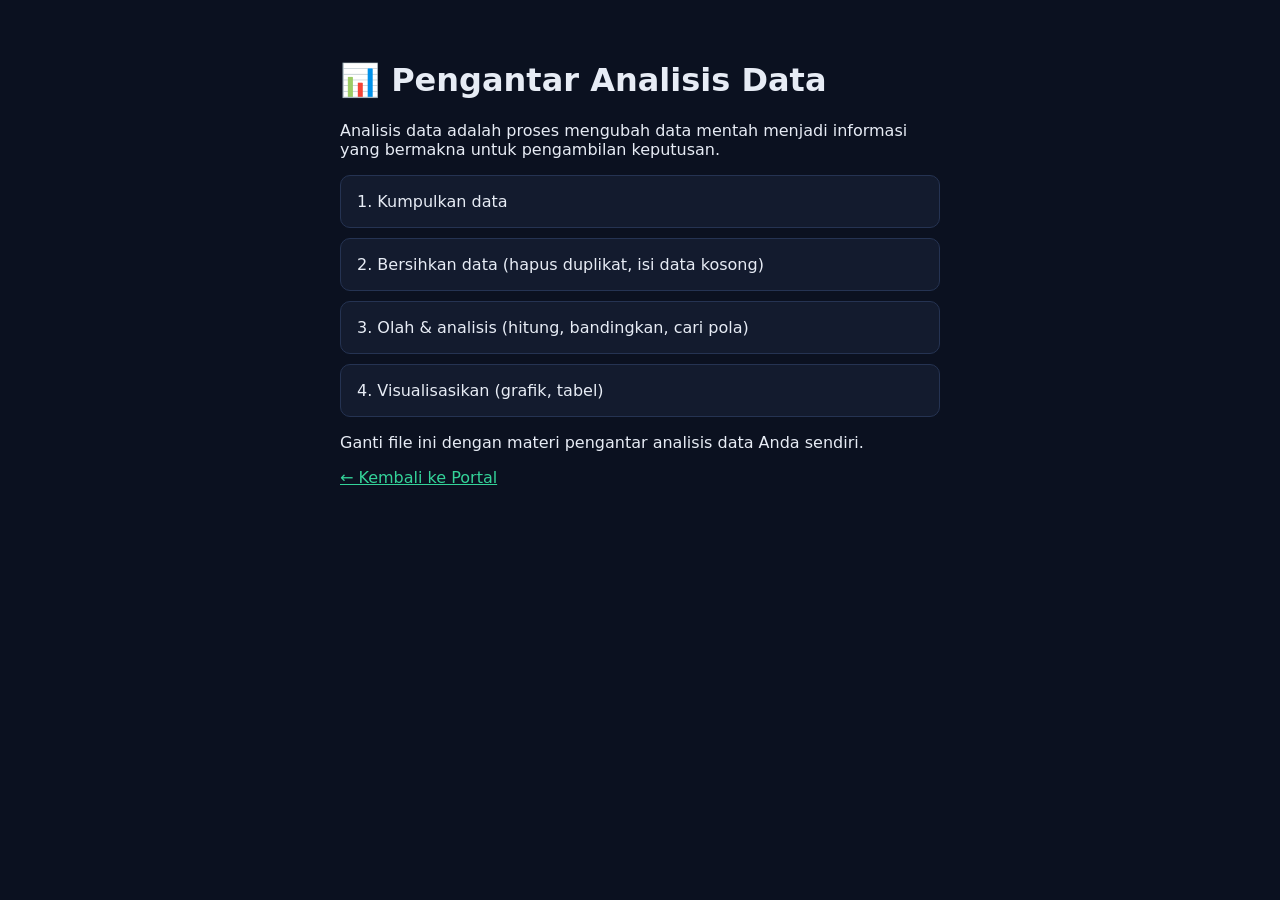
<file: modules/pengantar-analisis-data.html>
<!DOCTYPE html>
<html lang="id">
<head>
<meta charset="UTF-8">
<title>Pengantar Analisis Data</title>
<style>
  body{font-family:Inter,system-ui,sans-serif;background:#0B1120;color:#E7ECF5;padding:0;margin:0}
  #konten-utama{visibility:hidden;padding:40px;max-width:600px;margin:0 auto}
  .kotak{background:#131B2E;border:1px solid #253352;border-radius:10px;padding:16px;margin:10px 0}
  a{color:#34D399}
</style>
</head>
<body>
  <div id="konten-utama">
    <h1>📊 Pengantar Analisis Data</h1>
    <p>Analisis data adalah proses mengubah data mentah menjadi informasi yang bermakna untuk pengambilan keputusan.</p>
    <div class="kotak">1. Kumpulkan data</div>
    <div class="kotak">2. Bersihkan data (hapus duplikat, isi data kosong)</div>
    <div class="kotak">3. Olah & analisis (hitung, bandingkan, cari pola)</div>
    <div class="kotak">4. Visualisasikan (grafik, tabel)</div>
    <p>Ganti file ini dengan materi pengantar analisis data Anda sendiri.</p>
    <p><a href="../index.html">&larr; Kembali ke Portal</a></p>
  </div>

  <script>const MODUL_ID = "XII-101";</script>
  <script src="../config.js"></script>
  <script src="../guard.js"></script>
</body>
</html>
</file>
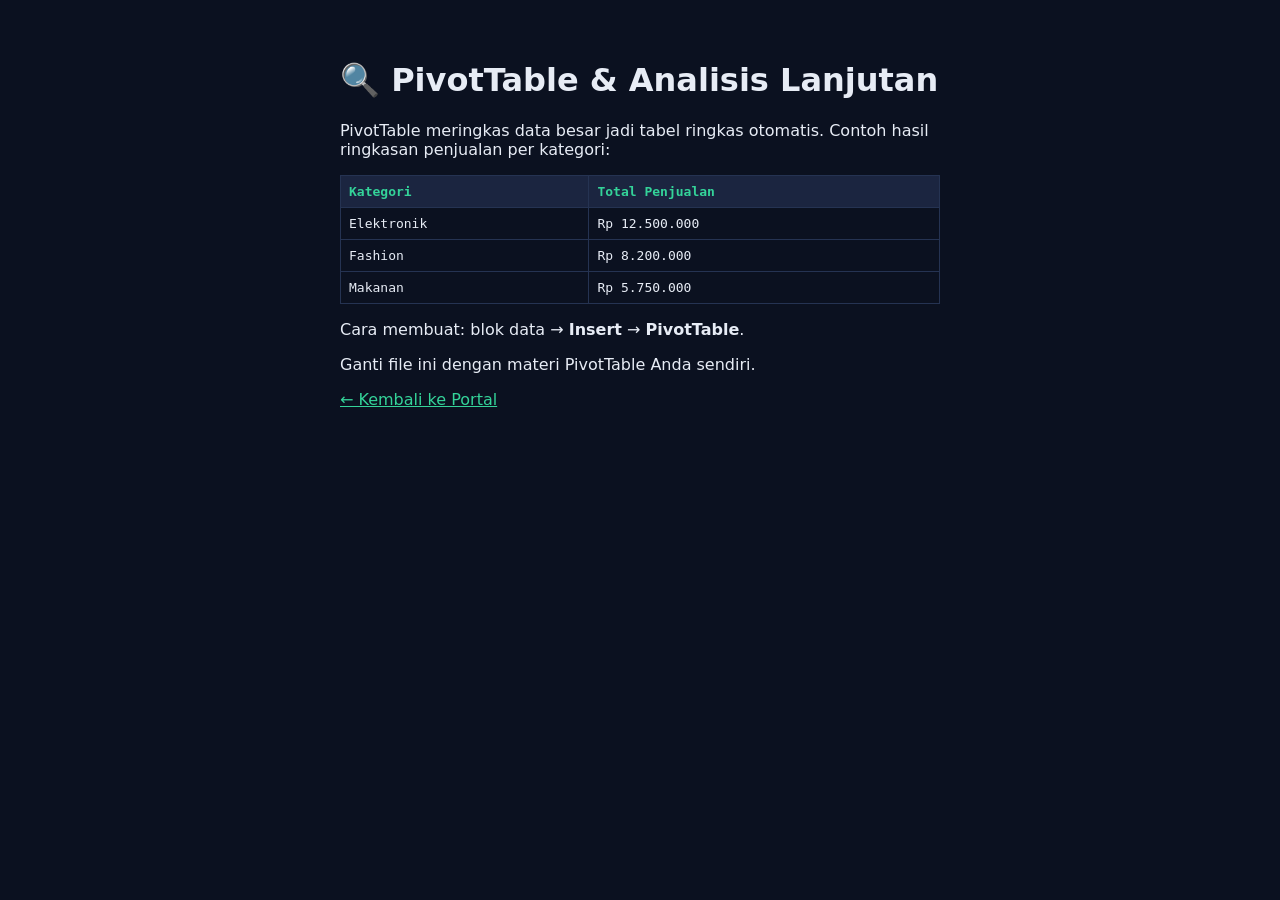
<file: modules/pivot-table-lanjutan.html>
<!DOCTYPE html>
<html lang="id">
<head>
<meta charset="UTF-8">
<title>PivotTable & Analisis Lanjutan</title>
<style>
  body{font-family:Inter,system-ui,sans-serif;background:#0B1120;color:#E7ECF5;padding:0;margin:0}
  #konten-utama{visibility:hidden;padding:40px;max-width:600px;margin:0 auto}
  table{border-collapse:collapse;width:100%;margin-top:14px;font-family:'IBM Plex Mono',monospace;font-size:13px}
  td,th{border:1px solid #253352;padding:8px;text-align:left}
  th{background:#1B2540;color:#34D399}
  a{color:#34D399}
</style>
</head>
<body>
  <div id="konten-utama">
    <h1>🔍 PivotTable & Analisis Lanjutan</h1>
    <p>PivotTable meringkas data besar jadi tabel ringkas otomatis. Contoh hasil ringkasan penjualan per kategori:</p>
    <table>
      <tr><th>Kategori</th><th>Total Penjualan</th></tr>
      <tr><td>Elektronik</td><td>Rp 12.500.000</td></tr>
      <tr><td>Fashion</td><td>Rp 8.200.000</td></tr>
      <tr><td>Makanan</td><td>Rp 5.750.000</td></tr>
    </table>
    <p style="margin-top:16px">Cara membuat: blok data &rarr; <b>Insert</b> &rarr; <b>PivotTable</b>.</p>
    <p>Ganti file ini dengan materi PivotTable Anda sendiri.</p>
    <p><a href="../index.html">&larr; Kembali ke Portal</a></p>
  </div>

  <script>const MODUL_ID = "XII-202";</script>
  <script src="../config.js"></script>
  <script src="../guard.js"></script>
</body>
</html>
</file>
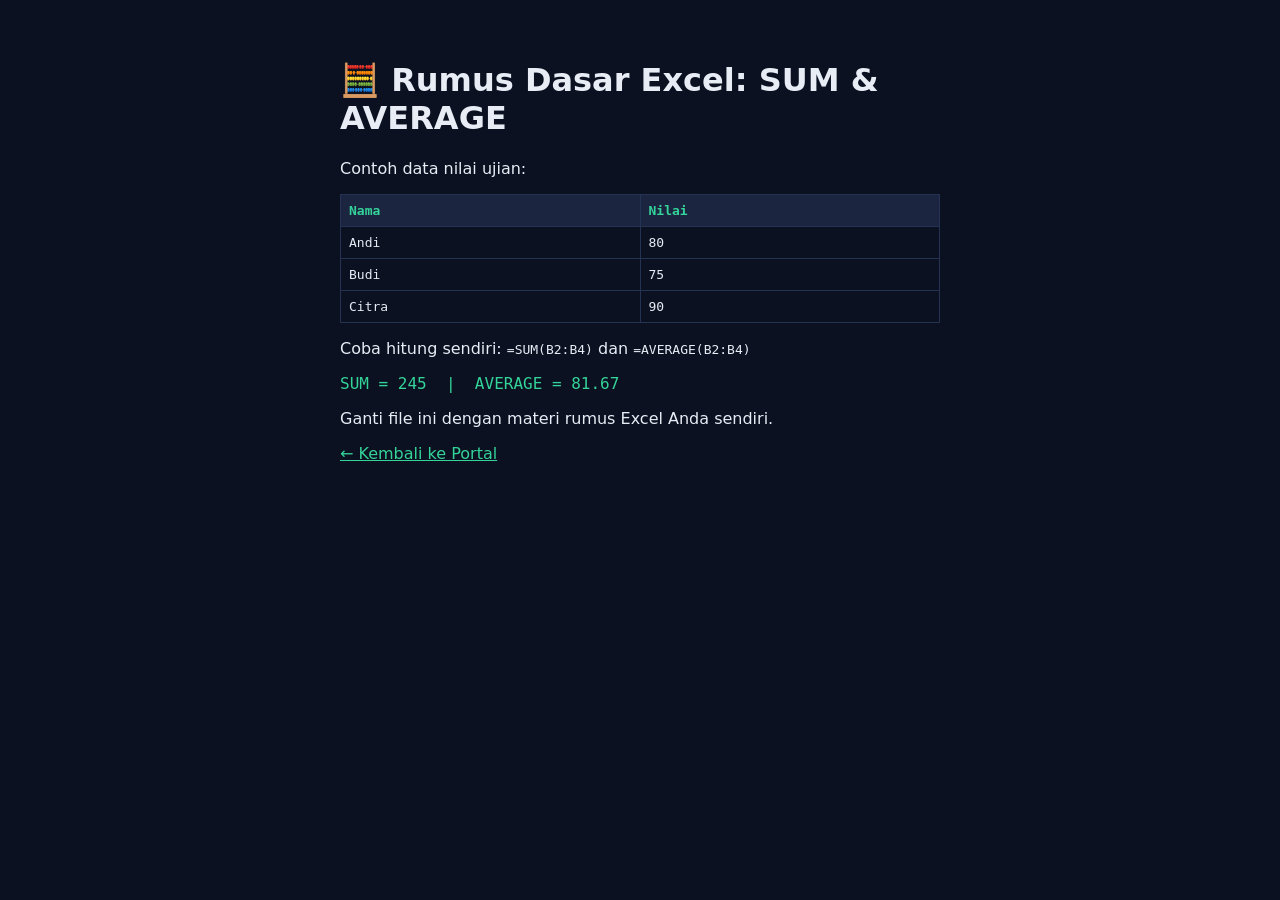
<file: modules/rumus-dasar-excel.html>
<!DOCTYPE html>
<html lang="id">
<head>
<meta charset="UTF-8">
<title>Rumus Dasar Excel</title>
<style>
  body{font-family:Inter,system-ui,sans-serif;background:#0B1120;color:#E7ECF5;padding:0;margin:0}
  #konten-utama{visibility:hidden;padding:40px;max-width:600px;margin:0 auto}
  table{border-collapse:collapse;width:100%;margin-top:14px;font-family:'IBM Plex Mono',monospace;font-size:13px}
  td,th{border:1px solid #253352;padding:8px;text-align:left}
  th{background:#1B2540;color:#34D399}
  input{padding:8px;border:1px solid #253352;border-radius:6px;width:100px;background:#131B2E;color:#E7ECF5}
  a{color:#34D399}
  .hasil{margin-top:10px;font-family:'IBM Plex Mono',monospace;color:#34D399}
</style>
</head>
<body>
  <div id="konten-utama">
    <h1>🧮 Rumus Dasar Excel: SUM & AVERAGE</h1>
    <p>Contoh data nilai ujian:</p>
    <table>
      <tr><th>Nama</th><th>Nilai</th></tr>
      <tr><td>Andi</td><td>80</td></tr>
      <tr><td>Budi</td><td>75</td></tr>
      <tr><td>Citra</td><td>90</td></tr>
    </table>
    <p style="margin-top:16px">Coba hitung sendiri: <code>=SUM(B2:B4)</code> dan <code>=AVERAGE(B2:B4)</code></p>
    <p class="hasil">SUM = 245 &nbsp;|&nbsp; AVERAGE = 81.67</p>
    <p>Ganti file ini dengan materi rumus Excel Anda sendiri.</p>
    <p><a href="../index.html">&larr; Kembali ke Portal</a></p>
  </div>

  <script>const MODUL_ID = "XII-102";</script>
  <script src="../config.js"></script>
  <script src="../guard.js"></script>
</body>
</html>
</file>
